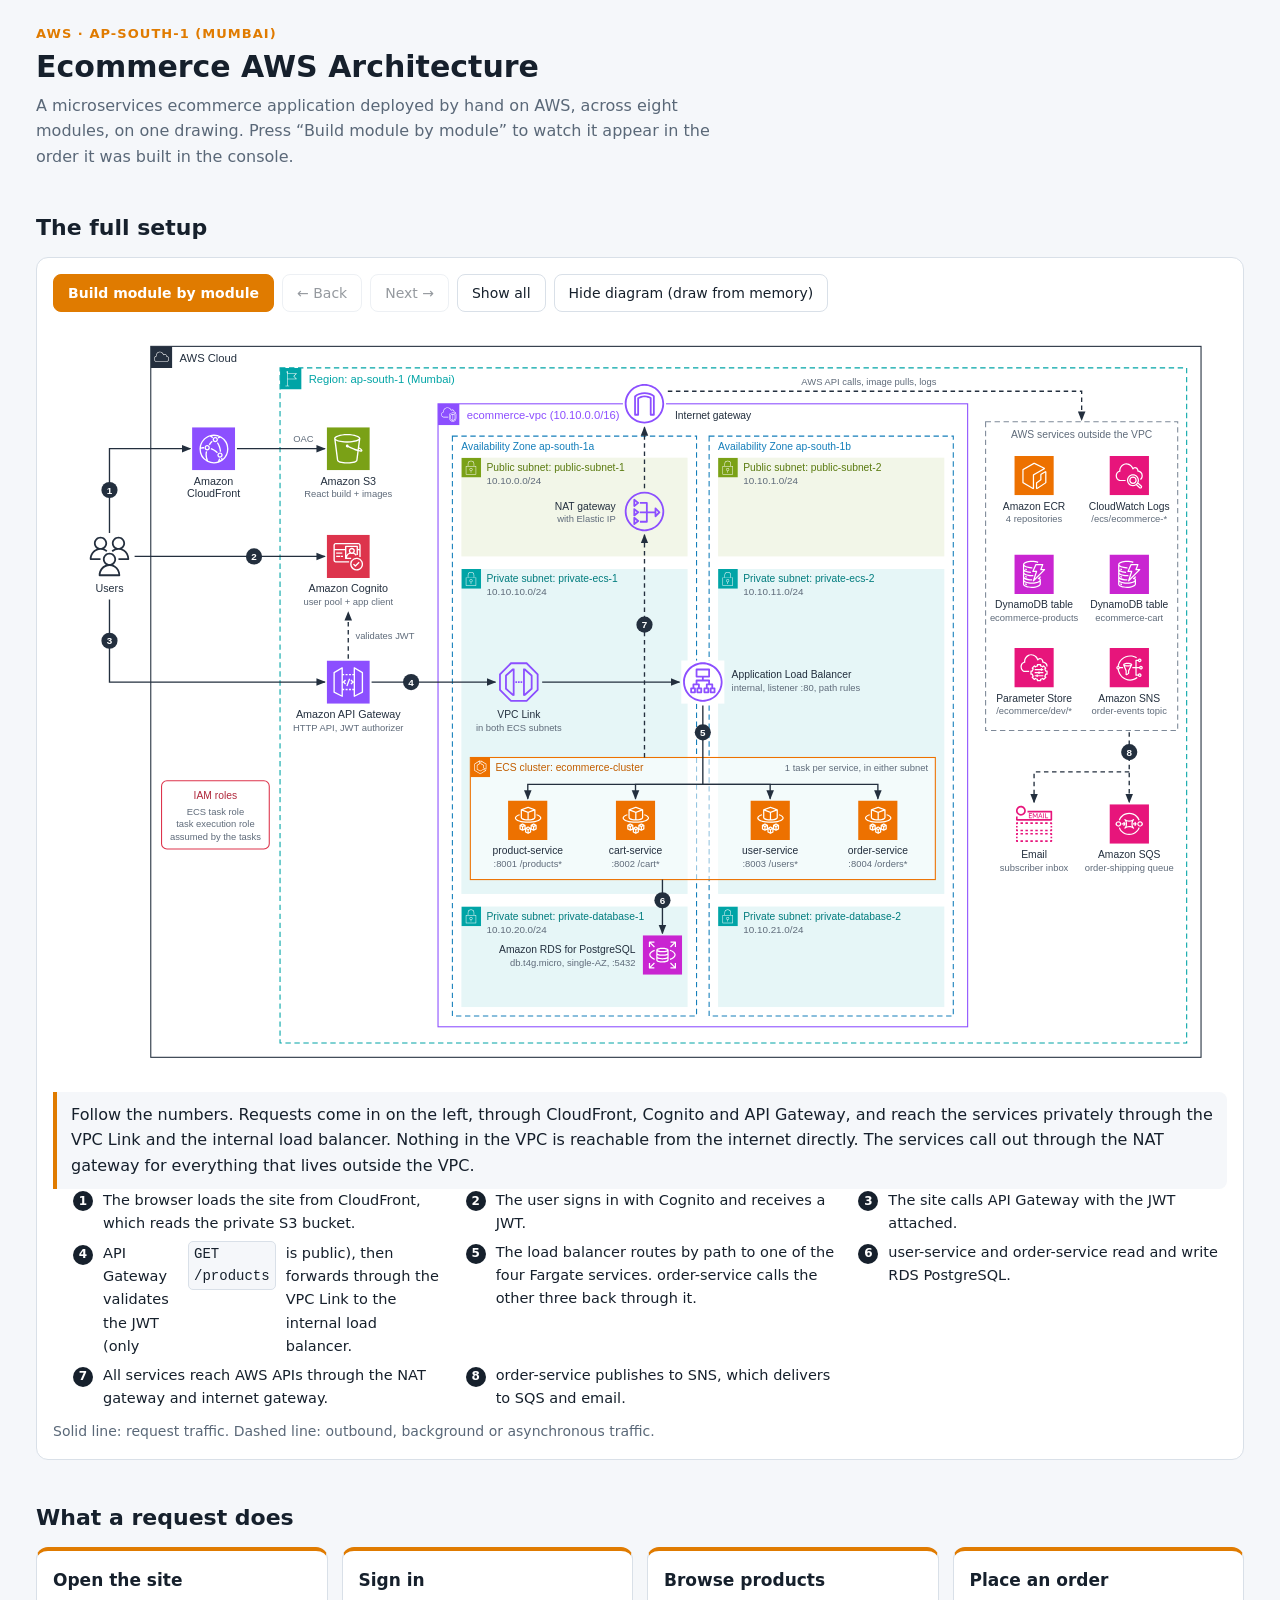
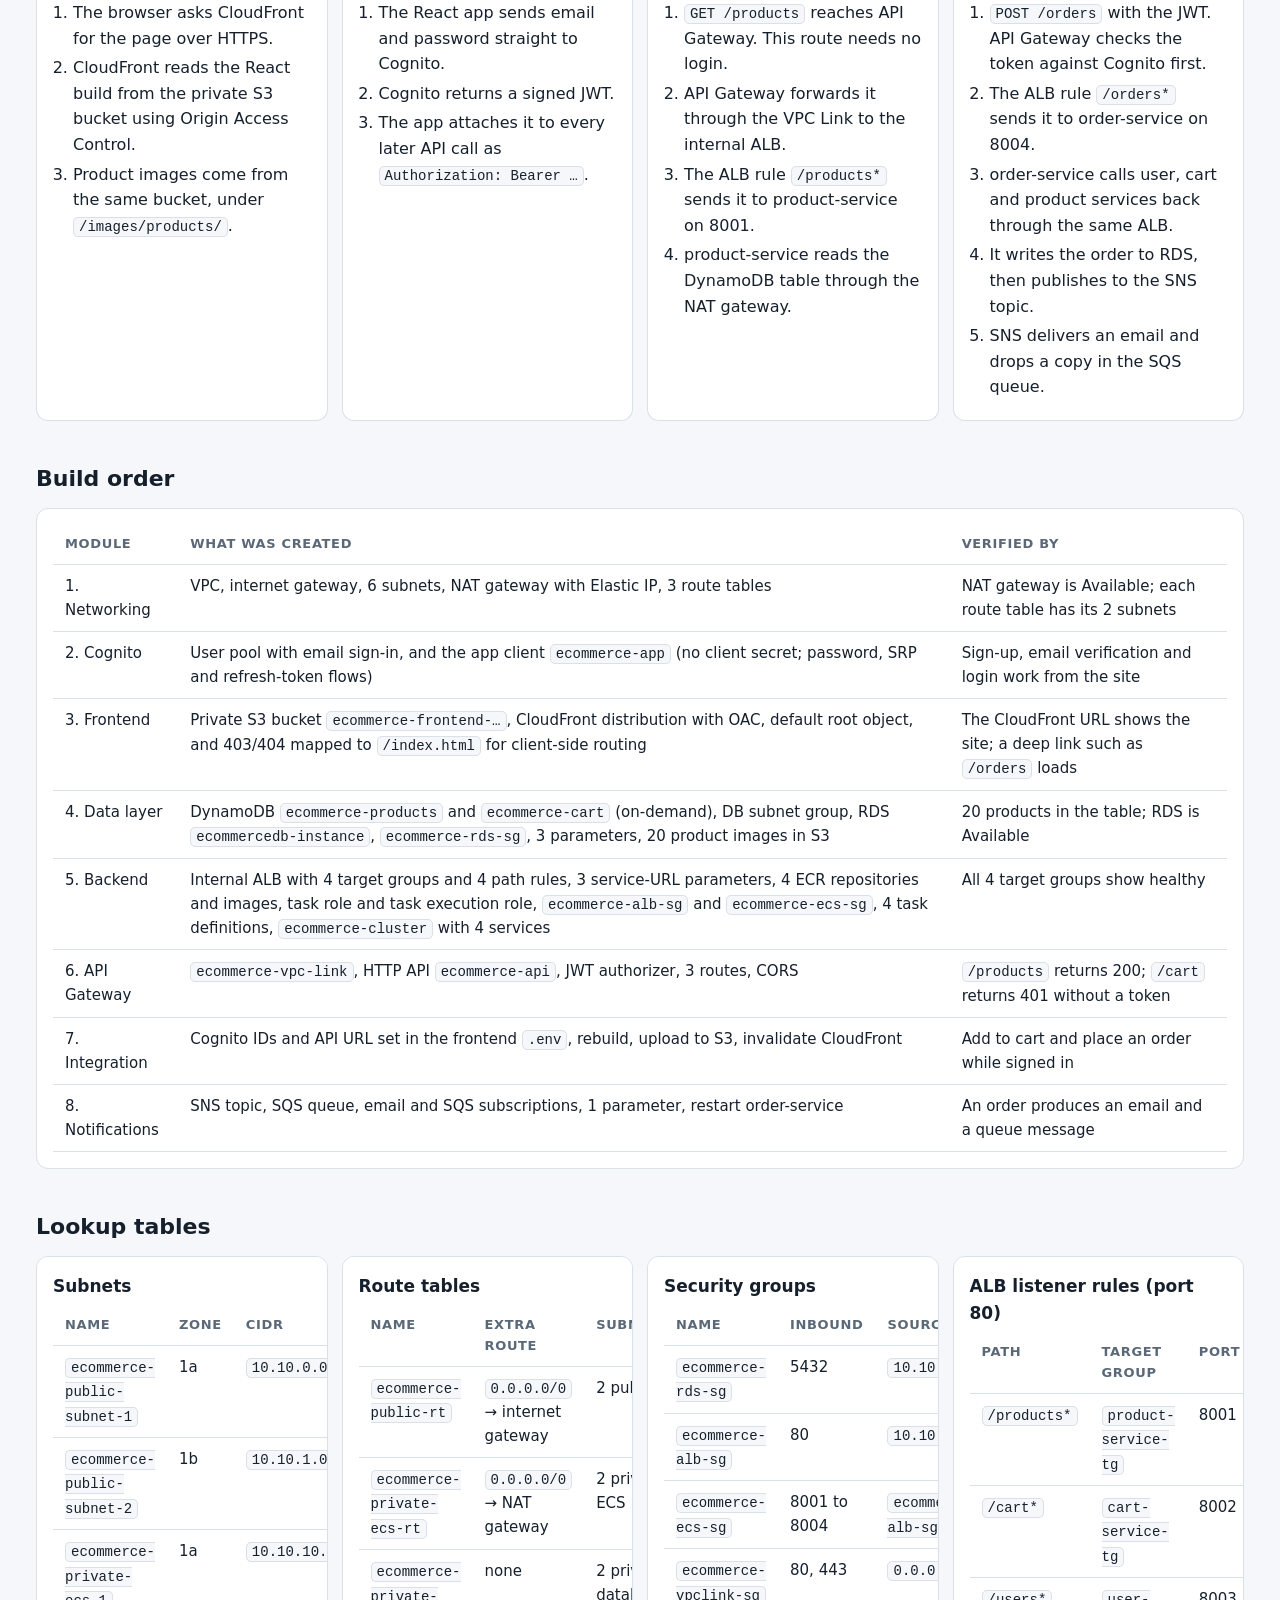
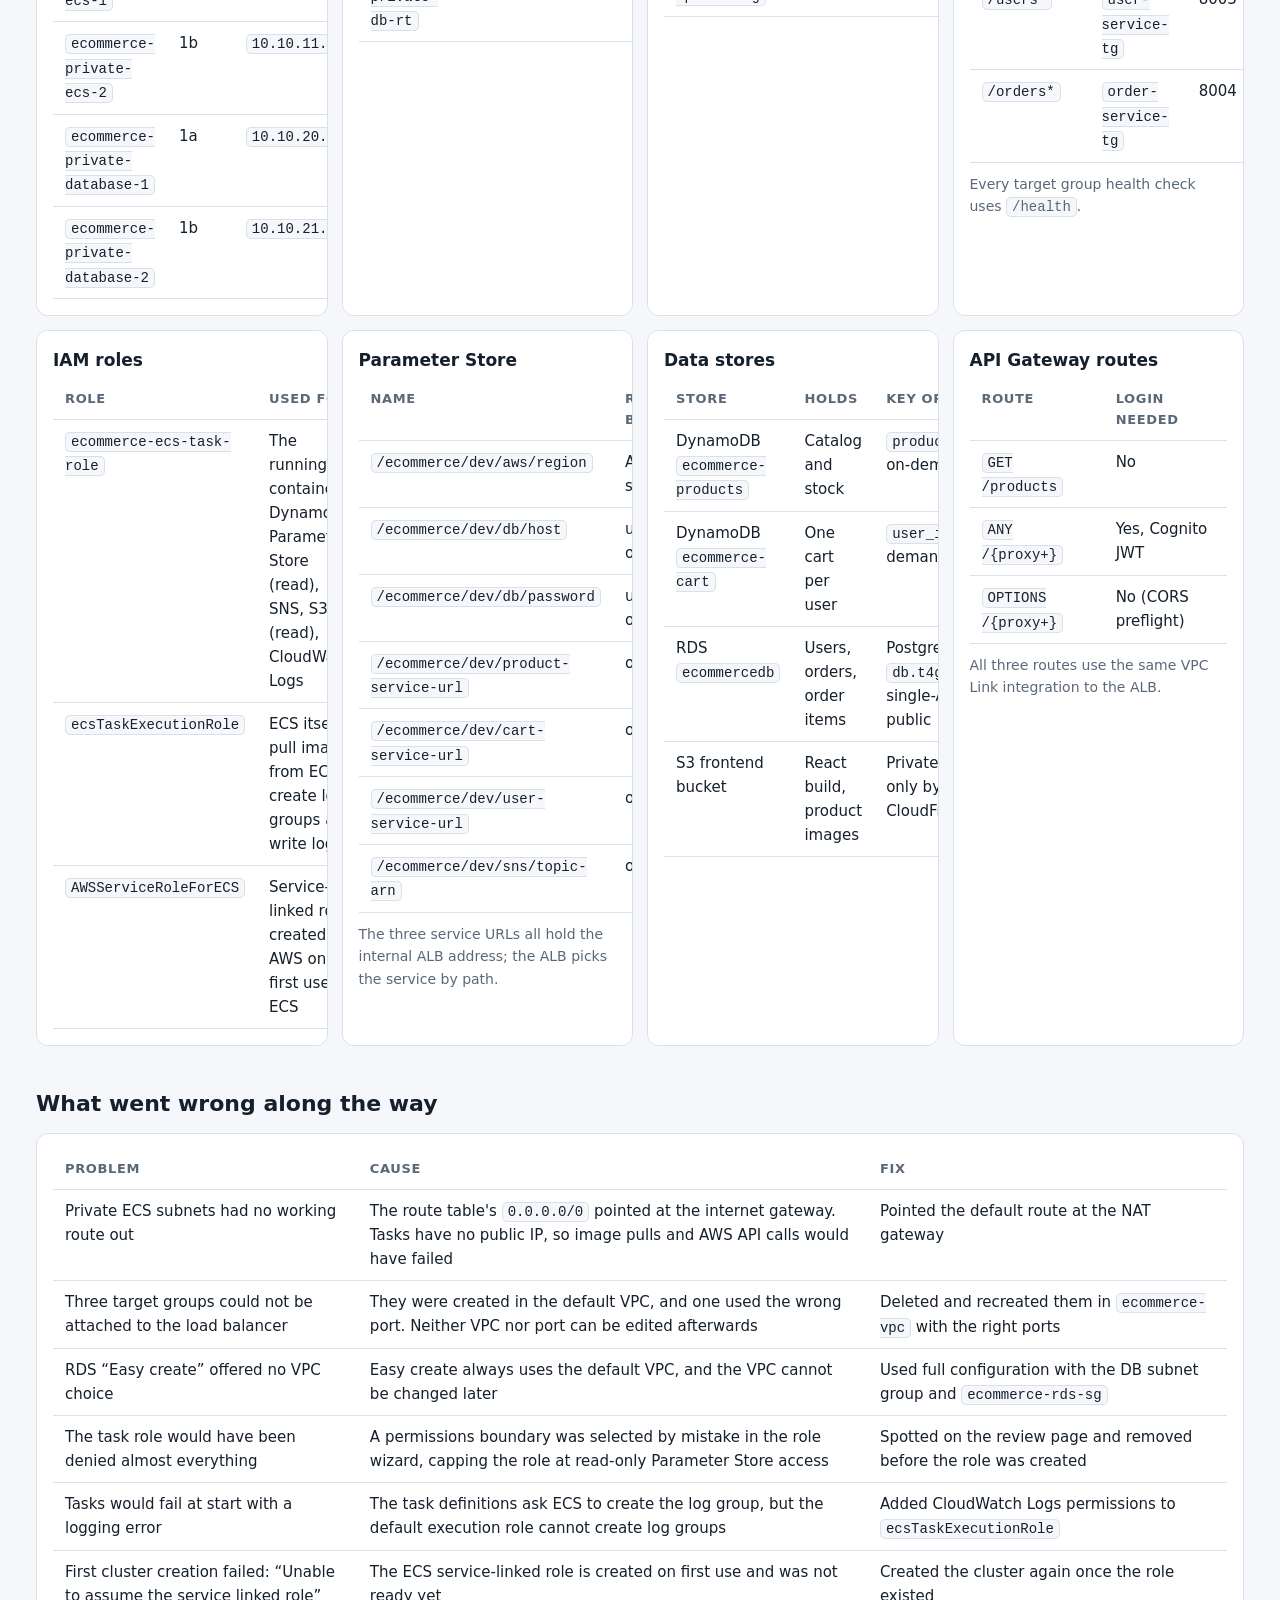
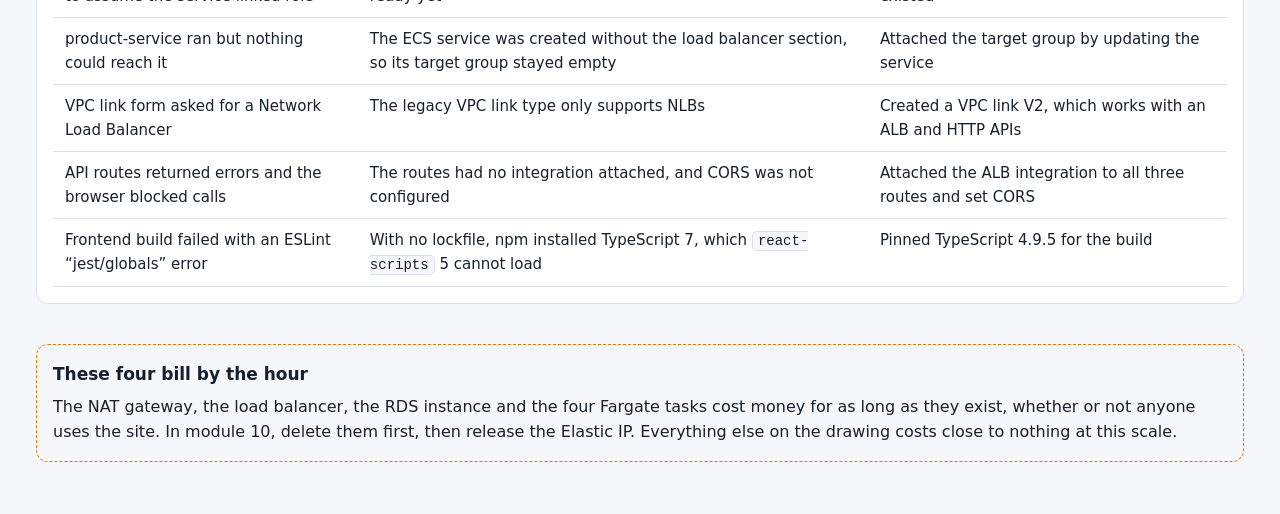
<file: deployment/architecture.html>
<!DOCTYPE html>
<meta charset="UTF-8">
<meta name="viewport" content="width=device-width, initial-scale=1">
<title>Ecommerce AWS Architecture</title>
<style>
  /* Layout: one large build-by-module diagram, then request traces and lookup tables. Tokens follow the 30-day AWS drawing plan. */
  :root {
    --bg: #f5f7fa; --card: #ffffff; --text: #16202c; --muted: #5a6878; --border: #d9e0e8;
    --orange: #e07b00; --region: #008a8c; --az: #1272b0; --dc: #3c4a5c;
    --region-fill: #e9f7f7; --cloud-fill: #ffffff;
    --vpc: #7a3ff2; --pub: #3f8a1c; --priv: #3b5bdb; --vpc-fill: #f8f5ff; --pub-fill: #e9f6e0; --priv-fill: #e8edfd;
    --db-fill: #e6f1fa; --bad: #c0362c;
  }
  @media (prefers-color-scheme: dark) {
    :root:not([data-theme="light"]) {
      --bg: #0f151c; --card: #18212c; --text: #e8eef5; --muted: #9aa8b8; --border: #2c3948;
      --orange: #ff9d2e; --region: #2cc5c7; --az: #55b0ee; --dc: #b7c4d3;
      --region-fill: #12292c; --cloud-fill: #141c26;
      --vpc: #b08cff; --pub: #7cc653; --priv: #8da2fb; --vpc-fill: #1b1930; --pub-fill: #1a2e15; --priv-fill: #1b2242;
      --db-fill: #142736; --bad: #ff7b72; color-scheme: dark;
    }
  }
  :root[data-theme="dark"] {
    --bg: #0f151c; --card: #18212c; --text: #e8eef5; --muted: #9aa8b8; --border: #2c3948;
    --orange: #ff9d2e; --region: #2cc5c7; --az: #55b0ee; --dc: #b7c4d3;
    --region-fill: #12292c; --cloud-fill: #141c26;
    --vpc: #b08cff; --pub: #7cc653; --priv: #8da2fb; --vpc-fill: #1b1930; --pub-fill: #1a2e15; --priv-fill: #1b2242;
    --db-fill: #142736; --bad: #ff7b72; color-scheme: dark;
  }
  * { box-sizing: border-box; }
  body { margin: 0; background: var(--bg); color: var(--text); font: 16px/1.6 system-ui, -apple-system, "Segoe UI", Roboto, sans-serif; }
  main { max-width: 1240px; margin: 0 auto; padding-block: 24px 64px; padding-inline: 16px; }
  header .tag { color: var(--orange); font-weight: 700; letter-spacing: .08em; text-transform: uppercase; font-size: 13px; }
  h1 { margin: 4px 0 8px; font-size: 30px; line-height: 1.2; text-wrap: balance; }
  h2 { margin: 40px 0 12px; font-size: 22px; }
  h3 { margin: 0 0 6px; font-size: 17px; }
  p { margin: 0 0 12px; }
  .lead { color: var(--muted); max-width: 720px; }
  .card { background: var(--card); border: 1px solid var(--border); border-radius: 12px; padding: 16px; min-width: 0; }
  .controls { display: flex; flex-wrap: wrap; gap: 8px; align-items: center; margin-bottom: 12px; }
  button { font: inherit; font-size: 14px; padding: 7px 14px; border-radius: 8px; border: 1px solid var(--border); background: var(--card); color: var(--text); cursor: pointer; }
  button:hover { border-color: var(--orange); }
  button:focus-visible { outline: 2px solid var(--orange); outline-offset: 2px; }
  button.primary { background: var(--orange); border-color: var(--orange); color: #fff; font-weight: 600; }
  button:disabled { opacity: .45; cursor: default; }
  .stepname { font-size: 14px; color: var(--muted); margin-left: 4px; }
  #caption { margin: 12px 0 0; padding: 10px 14px; border-left: 4px solid var(--orange); background: var(--bg); border-radius: 0 8px 8px 0; min-height: 48px; }
  .diagram-wrap { overflow-x: auto; background: #fff; border-radius: 8px; padding: 8px; }
  svg { display: block; width: 100%; min-width: 980px; height: auto; }
  svg text { font-family: "Amazon Ember", "Helvetica Neue", Arial, system-ui, sans-serif; fill: #232F3E; }
  svg text.mono, svg .mono text { font-family: ui-monospace, Menlo, Consolas, monospace; white-space: pre; }
  svg text.mut, svg .mut text { fill: #5F6B7A; }
  .hidden-step { display: none; }
  .practice svg { visibility: hidden; }
  .practice .diagram-wrap { background: repeating-linear-gradient(45deg, var(--card) 0 12px, var(--border) 12px 13px); }
  .flow { display: grid; grid-template-columns: repeat(auto-fit, minmax(300px, 1fr)); gap: 6px 24px; margin: 14px 0 0; padding: 0; list-style: none; counter-reset: f; font-size: 14.5px; }
  .flow li { counter-increment: f; display: flex; gap: 10px; align-items: baseline; margin: 0; }
  .flow li::before { content: counter(f); flex: none; width: 20px; height: 20px; border-radius: 50%; background: var(--text); color: var(--card); font-size: 12px; font-weight: 700; display: inline-flex; align-items: center; justify-content: center; }
  .linekey { margin: 10px 0 0; font-size: 14px; color: var(--muted); }
  .grid { display: grid; grid-template-columns: repeat(auto-fit, minmax(270px, 1fr)); gap: 14px; }
  .card.req { border-top: 4px solid var(--orange); }
  .card ol, .card ul { margin: 0; padding-left: 20px; } li { margin-bottom: 4px; }
  table { width: 100%; border-collapse: collapse; font-size: 15px; }
  th, td { text-align: left; padding: 9px 12px; border-bottom: 1px solid var(--border); vertical-align: top; }
  th { color: var(--muted); font-size: 13px; text-transform: uppercase; letter-spacing: .05em; }
  .table-wrap { overflow-x: auto; }
  code { background: var(--bg); border: 1px solid var(--border); border-radius: 5px; padding: 1px 5px; font-size: 14px; }
  .next { margin-top: 40px; padding: 16px; border-radius: 12px; border: 1px dashed var(--orange); }
</style>

<main>
  <header>
    <div class="tag">AWS · ap-south-1 (Mumbai)</div>
    <h1>Ecommerce AWS Architecture</h1>
    <p class="lead">A microservices ecommerce application deployed by hand on AWS, across eight modules, on one drawing. Press “Build module by module” to watch it appear in the order it was built in the console.</p>
  </header>

  <h2>The full setup</h2>
  <div class="card" id="diagramCard">
    <div class="controls">
      <button class="primary" id="btnBuild">Build module by module</button>
      <button id="btnPrev" disabled>← Back</button>
      <button id="btnNext" disabled>Next →</button>
      <button id="btnAll">Show all</button>
      <button id="btnPractice">Hide diagram (draw from memory)</button>
      <span class="stepname" id="stepName"></span>
    </div>
    <div class="diagram-wrap">
      <svg viewBox="0 0 1290 824" role="img" aria-label="Ecommerce architecture: users reach a React site through CloudFront and S3, sign in with Cognito, and call API Gateway, which goes through a VPC Link to an internal load balancer and four Fargate services in private subnets. The services use RDS PostgreSQL inside the VPC and reach DynamoDB, Parameter Store, ECR, CloudWatch and SNS through a NAT gateway. The Fargate tasks assume two IAM roles.">
        <defs>
          <marker id="arr" viewBox="0 0 10 10" refX="9" refY="5" markerWidth="7" markerHeight="7" orient="auto-start-reverse"><path d="M0 1 L10 5 L0 9 z" fill="#232F3E"/></marker>
          <!-- Official AWS Architecture Icons (aws-icons 3.3.0) -->
          <symbol id="i-cloudfront" viewBox="0 0 64 64"><g fill="none" fill-rule="evenodd"><path fill="#8c4fff" d="M0 0h64v64H0z"/><path fill="#fff" d="M41.5 43.5c-1.103 0-2-.897-2-2s.897-2 2-2 2 .897 2 2-.897 2-2 2m0-6c-2.206 0-4 1.794-4 4s1.794 4 4 4 4-1.794 4-4-1.794-4-4-4m-19-5c-1.103 0-2-.897-2-2s.897-2 2-2 2 .897 2 2-.897 2-2 2m0-6c-2.206 0-4 1.794-4 4s1.794 4 4 4 4-1.794 4-4-1.794-4-4-4m22.889 20.624a29 29 0 0 0-.704-1.533l-1.789.895c.274.549.524 1.113.76 1.679a19 19 0 0 1-2.628 1.575c.356-.875.666-1.765.946-2.728l-1.92-.558a25.2 25.2 0 0 1-1.87 4.679A19.2 19.2 0 0 1 32.5 52c-3.035 0-5.933-.686-8.629-2.024-1.368-3.361-2.033-6.442-2.033-9.417 0-1.292.225-2.363.484-3.603q.096-.455.192-.932l-1.963-.386q-.092.465-.186.907c-.271 1.293-.527 2.515-.527 4.014 0 2.515.436 5.085 1.316 7.795A19.46 19.46 0 0 1 13 32.5c0-.111.01-.227.012-.339a24 24 0 0 1 4.842-.59l-.05-1.999c-1.635.04-3.11.207-4.641.512.918-7.401 6.049-13.69 13.16-16.065 1.55.799 2.697 1.505 3.812 2.351l1.209-1.594a24 24 0 0 0-2.198-1.477A19.6 19.6 0 0 1 32.5 13c2.532 0 5.032.494 7.349 1.439a33 33 0 0 0-1.606.532l.68 1.881c1.393-.503 2.485-.812 3.648-1.031C48.399 19.341 52 25.667 52 32.5a19.36 19.36 0 0 1-6.611 14.624m-2.381-33.375A21.4 21.4 0 0 0 32.5 11c-2.108 0-4.176.301-6.143.895-8.634 2.569-14.789 10.335-15.312 19.301-.035.429-.045.866-.045 1.304a21.47 21.47 0 0 0 11.354 18.955A21.54 21.54 0 0 0 32.5 54a21.1 21.1 0 0 0 6.937-1.157 21 21 0 0 0 6.209-3.336C50.955 45.399 54 39.2 54 32.5a21.52 21.52 0 0 0-10.992-18.751m-4.624 23.662-1.381 1.447c-2.981-2.843-5.956-4.712-9.366-5.883l.65-1.892c3.692 1.268 6.901 3.279 10.097 6.328m.06-15.047c2.838 4.328 4.436 9.08 4.749 14.124l-1.996.124c-.292-4.693-1.78-9.117-4.425-13.152zm-11.993 4.433-1.678-1.089c1.543-2.376 2.866-3.95 4.563-5.43l1.314 1.508c-1.547 1.349-2.764 2.801-4.199 5.011M34.5 16.5c1.103 0 2 .897 2 2s-.897 2-2 2-2-.897-2-2 .897-2 2-2m0 6c2.206 0 4-1.794 4-4s-1.794-4-4-4-4 1.794-4 4 1.794 4 4 4"/></g></symbol>
          <symbol id="i-s3" viewBox="0 0 64 64"><g fill="none" fill-rule="evenodd"><path fill="#7aa116" d="M0 0h64v64H0z"/><path fill="#fff" d="m47.759 33.948.234-1.817c2.173 1.254 2.849 1.99 3.044 2.293-.324.061-1.205.085-3.278-.476M30.499 21c-10.374 0-17.117-2.512-17.5-4.304v-.185c.35-1.119 6.14-4.51 17.5-4.51 11.34 0 17.133 3.38 17.5 4.504v.111C47.725 18.446 40.962 21 30.5 21m15.319 12.362c-4.765-1.565-10.906-4.383-13.224-5.474a2.09 2.09 0 0 0-2.082-1.982A2.097 2.097 0 0 0 28.418 28c0 1.154.94 2.094 2.094 2.094.457 0 .877-.152 1.22-.4 2.4 1.128 8.887 4.104 13.826 5.686l-1.721 13.344C43.583 50.352 38.919 52 30.497 52c-8.425 0-13.092-1.648-13.342-3.249l-3.72-28.937C16.945 21.915 23.749 23 30.5 23c6.75 0 13.554-1.085 17.065-3.185zM50 16.5c0-3.069-8.34-6.5-19.5-6.5S11 13.431 11 16.5v.543l4.174 31.99C15.874 53.516 26.123 54 30.497 54c4.372 0 14.616-.484 15.32-4.993l1.684-13.06c1.277.332 2.31.51 3.115.508.99 0 1.657-.252 2.08-.758.35-.416.489-.94.389-1.476-.228-1.22-1.682-2.509-4.715-4.177l-.1-.055L50 17.044z"/></g></symbol>
          <symbol id="i-cognito" viewBox="0 0 64 64"><g fill="none" fill-rule="evenodd"><path fill="#dd344c" d="M0 0h64v64H0z"/><path fill="#fff" d="M48.385 21.006v-5.303c0-.922-.618-1.702-1.35-1.702H13.37c-.733 0-1.35.78-1.35 1.702v5.303h15.151v-4.002c0-.553.452-1.001 1.01-1.001h17.173c.558 0 1.01.448 1.01 1v4.003zm-4.04-3.002H29.193v12.384a8.6 8.6 0 0 1 4.533-3.985 4.42 4.42 0 0 1-.954-2.737c0-2.467 2.039-4.474 4.546-4.474 2.506 0 4.546 2.007 4.546 4.474a4.42 4.42 0 0 1-1.08 2.88 8.7 8.7 0 0 1 3.56 2.845zm-4.502 5.662c0-1.364-1.132-2.472-2.525-2.472s-2.525 1.108-2.525 2.472c0 .897.498 1.723 1.3 2.158a2.59 2.59 0 0 0 2.445-.001 2.46 2.46 0 0 0 1.305-2.157m8.543 9.349V23.008h-2.021v7.005h-1.713l-1.646.985a6.7 6.7 0 0 0-3.755-2.894 5.42 5.42 0 0 1-4.336 0 6.58 6.58 0 0 0-4.68 5.912h6.029v2.001h-8.082c-.558 0-1.01-.448-1.01-1v-12.01H12.02v14.31c0 .923.618 1.702 1.35 1.702h19.863v2.002H13.371c-1.859 0-3.371-1.662-3.371-3.703V15.703C10 13.66 11.512 12 13.37 12h33.665c1.858 0 3.37 1.661 3.37 3.703v17.312zm-5.08 13.979 5.626-5.574-1.429-1.415-4.912 4.866-2.115-2.095-1.429 1.415 2.83 2.803a1.014 1.014 0 0 0 1.428 0m2.011-11.031a7.58 7.58 0 0 1 5.833 4.057c.69 1.34.957 2.843.773 4.344a7.5 7.5 0 0 1-1.765 3.997 7.65 7.65 0 0 1-2.526 1.918 7.56 7.56 0 0 1-4.143.665 7.6 7.6 0 0 1-3.78-1.567 7.48 7.48 0 0 1-2.825-6.834 7.55 7.55 0 0 1 4.064-5.806 7.55 7.55 0 0 1 4.37-.774m3.181 16.124a9.7 9.7 0 0 0 3.196-2.426 9.5 9.5 0 0 0 2.235-5.056 9.46 9.46 0 0 0-.98-5.495 9.6 9.6 0 0 0-7.387-5.133 9.57 9.57 0 0 0-5.542.983 9.55 9.55 0 0 0-5.142 7.341c-.406 3.329.93 6.56 3.574 8.643A9.6 9.6 0 0 0 44.41 53c1.413 0 2.807-.31 4.088-.913M21.111 33.015h3.03v-2.002h-3.03zm-7.07 0h6.06v-2.002h-6.06zm0-5.004h9.09V26.01h-9.09z"/></g></symbol>
          <symbol id="i-apigw" viewBox="0 0 64 64"><path fill="#8c4fff" d="M0 0h64v64H0z"/><path fill="#fff" fill-rule="evenodd" d="M28 44h3v-2h-3zm5 0h3v-2h-3zm-5-22h3v-2h-3zm5 0h3v-2h-3zm-11-9.26-10 5.834v27.808l10 5zM24 20h2v2h-2v20h2v2h-2v9a1 1 0 0 1-1.447.895l-12-6A1 1 0 0 1 10 47V18a1 1 0 0 1 .496-.864l12-7A1.002 1.002 0 0 1 24 11zm28-1.426L42 12.74v38.641l10-5zM54 18v29c0 .379-.214.725-.553.895l-12 6a1 1 0 0 1-.972-.044A1 1 0 0 1 40 53v-9h-2v-2h2V22h-2v-2h2v-9a.998.998 0 0 1 1.504-.864l12 7A1 1 0 0 1 54 18m-19.061 9.342-1.878-.684-4 11 1.878.684zm4.768 5.365a1 1 0 0 0 0-1.414l-3-3-1.414 1.414L37.586 32l-2.293 2.293 1.414 1.414zm-12.414 3-3-3a1 1 0 0 1 0-1.414l3-3 1.414 1.414L26.414 32l2.293 2.293z" clip-rule="evenodd"/></symbol>
          <symbol id="i-fargate" viewBox="0 0 64 64"><g fill="none" fill-rule="evenodd"><path fill="#ed7100" d="M0 0h64v64H0z"/><path fill="#fff" d="M42.467 46.382v-3.764l1.994-1v3.764zm-3.987-4.764 1.994 1v3.764l-1.994-1zm-4.983 9.764v-3.764l1.993-1v3.764zm-3.987-4.764 1.993 1v3.764l-1.993-1zm-4.984-.236v-3.764l1.994-1v3.764zm-3.987-4.764 1.994 1v3.764l-1.994-1zm2.99-2.5 1.759.882-1.758.882L21.77 40zm8.971 5 1.758.882-1.758.882L30.742 45zm8.97-5L43.23 40l-1.759.882L39.712 40zm4.433-.012-3.987-2a.99.99 0 0 0-.891 0l-3.987 2a1 1 0 0 0-.551.894v3.882l-3.541-1.776a.99.99 0 0 0-.892 0l-3.54 1.776V40a1 1 0 0 0-.552-.894l-3.987-2a.99.99 0 0 0-.89 0l-3.988 2a1 1 0 0 0-.55.894v6c0 .379.212.725.55.895l3.987 2a1 1 0 0 0 .891 0l3.541-1.777V51c0 .379.214.725.552.895l3.986 2a1 1 0 0 0 .892 0l3.986-2c.338-.17.552-.516.552-.895v-3.882l3.54 1.777a1 1 0 0 0 .892 0l3.987-2c.338-.17.55-.516.55-.895v-6a1 1 0 0 0-.55-.894M54 28.09c0 5.103-11.077 7.856-21.5 7.856S11 33.193 11 28.09c0-2.461 2.68-4.616 7.547-6.067l.568 1.917c-3.776 1.126-6.122 2.716-6.122 4.15 0 2.764 8.343 5.856 19.507 5.856s19.507-3.092 19.507-5.856c0-1.434-2.346-3.024-6.122-4.15l.568-1.917C51.32 23.474 54 25.629 54 28.09M32.5 12.064 40.547 15 32.5 17.936 24.453 15zm8.868 16.584c-1.556.7-4.155 1.516-7.871 1.645V19.701l8.97-3.273v10.485c0 .754-.431 1.435-1.1 1.735m-18.835-1.735V16.428l8.97 3.273v10.592c-3.716-.129-6.315-.945-7.87-1.645-.669-.3-1.1-.981-1.1-1.735m.283 3.56c1.87.842 5.07 1.846 9.684 1.846 4.615 0 7.813-1.004 9.684-1.846 1.383-.622 2.277-2.019 2.277-3.56V15a1 1 0 0 0-.656-.94l-10.964-4a1 1 0 0 0-.682 0l-10.964 4a1 1 0 0 0-.656.94v11.913c0 1.541.894 2.938 2.277 3.56"/></g></symbol>
          <symbol id="i-ecs" viewBox="0 0 64 64"><g fill="none" fill-rule="evenodd"><path fill="#ed7100" d="M0 0h64v64H0z"/><path fill="#fff" d="m50 36.382-6-3V25a1 1 0 0 0-.515-.874L35 19.412V12.75l15 8.822zm1.507-16.244-17-10a1.001 1.001 0 0 0-1.507.863v9c0 .362.197.697.515.873L42 25.588V34c0 .38.214.725.553.895l8 4a1 1 0 0 0 .972-.044c.295-.183.475-.504.475-.85V21c0-.355-.188-.683-.493-.863M32 51.828 15 41.439V21.554l14-8.75v6.642l-7.53 4.706A1 1 0 0 0 21 25v13a1 1 0 0 0 .485.857l10 6a1 1 0 0 0 .994.021l10.509-5.732 5.047 2.883zm18.496-10.696-7-4a1 1 0 0 0-.975-.01l-10.498 5.726L23 37.434v-11.88l7.53-4.706A1 1 0 0 0 31 20v-9a1 1 0 0 0-1.53-.847l-16 10A1 1 0 0 0 13 21v21c0 .348.182.671.479.854l18 11a1 1 0 0 0 1.042 0l18-11a1 1 0 0 0-.025-1.722"/></g></symbol>
          <symbol id="i-ecr" viewBox="0 0 64 64"><g fill="none" fill-rule="evenodd"><path fill="#ed7100" d="M0 0h64v64H0z"/><path fill="#fff" d="M30.726 29.922c-.447.26-.726.745-.726 1.263v20.35l-15-8.677V23.01l17.172-9.933 14.916 7.38zm18.978-9.502c0-.518-.278-1-.783-1.288l-16.042-7.936a1.45 1.45 0 0 0-1.451-.002l-17.699 10.24c-.449.259-.729.743-.729 1.263v20.476c0 .518.279 1.001.728 1.262l16.088 9.306a1.45 1.45 0 0 0 1.456.001c.449-.259.728-.743.728-1.263v-20.98l16.978-9.821c.448-.259.726-.74.726-1.258M50 42.941l-12.996 8.592V44.41l6.599-4.994c.25-.19.397-.486.397-.8V30.48l6-3.474zm1.273-18.142a1.45 1.45 0 0 0-1.456 0l-6.938 4.014c-.24.13-.879.475-.879 1.217v8.087l-6.337 4.796a1.47 1.47 0 0 0-.659 1.221v8.412c0 .52.28 1.004.729 1.264.218.125.462.19.712.19.264 0 .537-.072.794-.222l14.036-9.28c.447-.26.725-.744.725-1.262V26.063c0-.52-.279-1.004-.727-1.264"/></g></symbol>
          <symbol id="i-rds" viewBox="0 0 64 64"><g fill="none" fill-rule="evenodd"><path fill="#c925d1" d="M0 0h64v64H0z"/><path fill="#fff" d="M54 11v8h-2v-5.586l-6.293 6.293-1.414-1.414L50.586 12h-5.461v-2H53a1 1 0 0 1 1 1m-42 7.875h-2V11a1 1 0 0 1 1-1h8v2h-5.586l6.293 6.293-1.414 1.414L12 13.414zm7.707 26.832L13.414 52h5.461v2H11a1 1 0 0 1-1-1v-8h2v5.586l6.293-6.293zM51.5 31.781c0-2.429-2.866-4.849-7.667-6.474l.641-1.894c5.736 1.941 9.026 4.991 9.026 8.368s-3.29 6.427-9.026 8.369l-.641-1.895c4.801-1.624 7.667-4.045 7.667-6.474m-38.957 0c0 2.324 2.681 4.679 7.172 6.3l-.68 1.88c-5.396-1.947-8.492-4.928-8.492-8.18s3.096-6.233 8.492-8.18l.68 1.881c-4.491 1.621-7.172 3.976-7.172 6.299M52 45.125h2V53a1 1 0 0 1-1 1h-8v-2h5.586l-6.293-6.293 1.414-1.414L52 50.586zM32.022 31.402c-5.023 0-7.896-1.343-8.022-1.919v-3.226c2.159 1.009 5.609 1.336 8 1.336s5.841-.327 8-1.336v3.226c-.106.574-2.949 1.919-7.978 1.919m0 5.728c-5.023 0-7.896-1.344-8.022-1.92v-3.254c1.953.981 5.055 1.446 8.022 1.446 2.951 0 6.033-.464 7.978-1.442v3.25c-.106.575-2.948 1.92-7.978 1.92M32 42.268c-5.05 0-7.896-1.351-8-1.922v-2.663c1.953.982 5.055 1.447 8.022 1.447 2.951 0 6.033-.464 7.978-1.443v2.655c-.104.575-2.95 1.926-8 1.926m0-20.075c4.971 0 7.642 1.177 7.982 1.701-.34.523-3.011 1.699-7.982 1.699-5.091 0-7.767-1.232-8-1.644v-.019c.233-.504 2.909-1.737 8-1.737m0-2c-3.714 0-10 .78-10 3.701v16.452c0 2.695 5.184 3.922 10 3.922s10-1.227 10-3.922V23.894c0-2.921-6.286-3.701-10-3.701"/></g></symbol>
          <symbol id="i-dynamodb" viewBox="0 0 64 64"><g fill="none" fill-rule="evenodd"><path fill="#c925d1" d="M0 0h64v64H0z"/><path fill="#fff" d="M46.586 25.25H43a1 1 0 0 1-.822-.435 1.02 1.02 0 0 1-.114-.931l2.493-6.722h-8.913l-4.091 9.098H36c.32 0 .623.156.812.42.187.264.239.602.136.91l-3.66 11.101zm3.12-.297L31.709 43.15a.99.99 0 0 1-1.232.146 1.014 1.014 0 0 1-.423-1.18l4.56-13.833H30a1 1 0 0 1-.841-.463 1.02 1.02 0 0 1-.07-.966l5-11.12a1 1 0 0 1 .91-.593h11c.329 0 .636.163.823.435.187.273.23.62.115.931l-2.494 6.721H49a1 1 0 0 1 .924.624c.155.378.069.813-.217 1.102M41.002 44.22c-2.71 1.886-7.687 2.882-12.468 2.882-4.816 0-9.837-1.01-12.533-2.924l.001 3.816c0 1.664 4.768 3.984 12.532 3.984 7.495 0 12.468-2.702 12.468-4.49zm2.064-3.27c0 .187-.032.367-.064.546v5.993C43 51.079 36.51 54 28.533 54c-6.903 0-13.871-1.89-14.473-5.5h-.059L14 43.445V16.151h.001c0-3.996 7.487-6.151 14.532-6.151 3.94 0 7.73.64 10.397 1.756l-.766 1.868c-2.432-1.019-5.943-1.602-9.631-1.602-7.764 0-12.532 2.405-12.532 4.13 0 1.724 4.768 4.129 12.532 4.129.195 0 .399 0 .596-.007l.078 2.02c-.225.009-.45.009-.674.009-4.817 0-9.837-1.01-12.533-2.924v4.358h.001v.017c.005.53.489 1.143 1.364 1.72 1.982 1.288 5.55 2.168 9.539 2.351l-.091 2.02c-4.126-.19-7.75-1.069-10.086-2.416-.31.298-.726 1.056-.726 1.467 0 1.724 4.768 4.129 12.532 4.129.738 0 1.465-.025 2.162-.075l.14 2.017c-.743.054-1.518.08-2.302.08-4.817 0-9.837-1.009-12.533-2.924v3.67h.001c.005.547.489 1.16 1.364 1.737 2.268 1.474 6.549 2.393 11.168 2.393h.33v2.022h-.33c-4.778 0-9.86-1.008-12.532-2.543-.322.298 0 1.01 0 1.548 0 1.725 4.768 4.13 12.532 4.13s12.532-2.405 12.532-4.13c0-.61-.6-1.174-1.092-1.538-.41.247-.86.483-1.372.7l-.768-1.868c.53-.223.99-.463 1.364-.711 1.1-.734 1.804-1.779 1.804-2.175h2c0 .94-.621 1.947-1.417 2.775 1.192 1.04 1.48 2.078 1.48 2.817M17.142 48.39c.791.408 1.716.772 2.752 1.08l.564-1.94a14 14 0 0 1-2.406-.94zm2.752-11.05.564-1.94c-.916-.272-1.726-.589-2.406-.94l-.91 1.799c.791.41 1.716.772 2.752 1.08m-2.752-13.21.91-1.801c.68.352 1.49.668 2.406.94l-.564 1.94a16 16 0 0 1-2.752-1.08"/></g></symbol>
          <symbol id="i-sns" viewBox="0 0 64 64"><g fill="none" fill-rule="evenodd"><path fill="#e7157b" d="M0 0h64v64H0z"/><path fill="#fff" d="M14 31a1.001 1.001 0 0 1 0 2 1.001 1.001 0 0 1 0-2m19.396 20c-8.888 0-16.574-6.919-18.244-16.232A3 3 0 0 0 16.815 33H22v-2h-5.185a3 3 0 0 0-1.66-1.768C16.776 20.49 24.451 14 33.396 14c4.191 0 7.192.844 10.033 2.821l1.142-1.642C41.411 12.98 37.965 12 33.396 12c-10.002 0-18.57 7.322-20.255 17.14A2.99 2.99 0 0 0 11 32c0 1.353.906 2.486 2.139 2.859C14.88 45.248 23.456 53 33.396 53c4.232 0 8.333-1.409 12.189-4.189l-1.17-1.622C40.907 49.718 37.199 51 33.396 51m-8.334-21.541c1.395.378 3.029.541 4.372.541 1.282 0 2.826-.145 4.184-.474l-3.513 7.027A1 1 0 0 0 30 37v3.501a26 26 0 0 0-.399.331c-.394.33-1.169.981-1.601 1.142V37q0-.192-.071-.372zM29.434 26c2.599 0 4.581.566 5.335 1-.754.434-2.736 1-5.335 1-2.695 0-4.533-.601-5.216-1 .683-.399 2.521-1 5.216-1M27 44h1q.065 0 .128-.008c.966-.125 1.918-.924 2.758-1.628.259-.217.486-.412.66-.526.283-.185.454-.5.454-.838v-3.764l4.592-9.183c.258-.308.408-.657.408-1.053 0-2.201-4.525-3-7.566-3-2.989 0-7.434.799-7.434 3 0 .317.101.601.268.862L26 37.192V43a1 1 0 0 0 1 1m22-1a1.001 1.001 0 0 1 0 2 1.001 1.001 0 0 1 0-2m0-24a1.001 1.001 0 0 1 0 2 1.001 1.001 0 0 1 0-2m2 12a1.001 1.001 0 0 1 0 2 1.001 1.001 0 0 1 0-2m-7 2h4.185A2.99 2.99 0 0 0 51 35c1.654 0 3-1.346 3-3s-1.346-3-3-3a2.99 2.99 0 0 0-2.815 2H44V21h2.185A2.99 2.99 0 0 0 49 23c1.654 0 3-1.346 3-3s-1.346-3-3-3a2.99 2.99 0 0 0-2.815 2H43a1 1 0 0 0-1 1v11h-5v2h5v11a1 1 0 0 0 1 1h3.185A2.99 2.99 0 0 0 49 47c1.654 0 3-1.346 3-3s-1.346-3-3-3a2.99 2.99 0 0 0-2.815 2H44z"/></g></symbol>
          <symbol id="i-sqs" viewBox="0 0 64 64"><g fill="none" fill-rule="evenodd"><path fill="#e7157b" d="M0 0h64v64H0z"/><path fill="#fff" d="m23.847 35.514 1.999-2.95a.98.98 0 0 0 .002-1.096l-2-2.976-1.665 1.092.96 1.429h-3.127v1.975h3.136l-.967 1.427zm17.996-.002 2-2.964a.98.98 0 0 0 0-1.096l-2-2.962-1.664 1.095.964 1.429h-3.131v1.975h3.13l-.963 1.427zM28.494 32c0 1.485-.232 2.896-.667 4.154a13.4 13.4 0 0 1 4.188-.654c1.44 0 2.879.218 4.188.654-.434-1.258-.667-2.669-.667-4.154 0-1.483.233-2.894.667-4.152-2.62.872-5.755.872-8.376 0 .435 1.258.667 2.669.667 4.152m-4.19 7.62a.98.98 0 0 1 0-1.397c1.372-1.356 2.19-3.682 2.19-6.223 0-2.539-.818-4.865-2.19-6.221a.98.98 0 0 1 0-1.397 1.007 1.007 0 0 1 1.413 0c2.942 2.907 9.654 2.907 12.597 0a1.007 1.007 0 0 1 1.414 0 .98.98 0 0 1 0 1.397c-1.373 1.356-2.193 3.682-2.193 6.221s.82 4.867 2.193 6.223a.98.98 0 0 1 0 1.397 1 1 0 0 1-.707.29 1 1 0 0 1-.707-.29c-2.943-2.907-9.655-2.907-12.597 0a1.007 1.007 0 0 1-1.414 0m26.969-9.357a2.5 2.5 0 0 0-1.764-.722 2.5 2.5 0 0 0-1.763.722 2.43 2.43 0 0 0-.731 1.741c0 .66.26 1.278.73 1.743a2.52 2.52 0 0 0 3.528 0 2.446 2.446 0 0 0 0-3.484m1.413 4.88a4.5 4.5 0 0 1-3.177 1.3 4.5 4.5 0 0 1-3.177-1.3 4.38 4.38 0 0 1-1.317-3.139c0-1.185.468-2.3 1.317-3.139a4.5 4.5 0 0 1 3.177-1.3c1.2 0 2.329.462 3.177 1.301a4.406 4.406 0 0 1 0 6.277M16.254 30.28a2.5 2.5 0 0 0-1.762-.721c-.667 0-1.293.256-1.765.72a2.447 2.447 0 0 0 0 3.486c.942.929 2.586.93 3.527 0a2.447 2.447 0 0 0 0-3.485m1.414 4.881a4.5 4.5 0 0 1-3.176 1.3 4.5 4.5 0 0 1-3.178-1.3 4.407 4.407 0 0 1 0-6.278 4.5 4.5 0 0 1 3.178-1.3c1.2 0 2.328.462 3.176 1.3a4.407 4.407 0 0 1 0 6.278m25.763 8.175c-6.329 6.253-16.627 6.253-22.956 0-1.634-1.614-2.651-3.275-3.513-5.732l-1.89.647c.968 2.762 2.125 4.64 3.99 6.481C22.616 48.245 27.284 50 31.952 50c4.67 0 9.338-1.755 12.892-5.268 1.989-1.964 3.22-3.904 4.111-6.485l-1.891-.64c-.788 2.279-1.874 3.991-3.633 5.729M16.96 26.399l-1.887-.649c.96-2.728 2.153-4.667 3.993-6.484 7.105-7.021 18.667-7.021 25.772 0 1.943 1.919 3.211 3.919 4.114 6.484l-1.887.649c-.81-2.3-1.899-4.016-3.64-5.737-6.327-6.25-16.62-6.25-22.946 0-1.633 1.614-2.653 3.277-3.519 5.737"/></g></symbol>
          <symbol id="i-ssm" viewBox="0 0 64 64"><g fill="none" fill-rule="evenodd"><path fill="#e7157b" d="M0 0h64v64H0z"/><path fill="#fff" d="M38 43.999h9v2h-9v1h-2v-1h-3v-2h3v-1h2zm3-5h6v2h-6v1h-2v-1h-6v-2h6v-1h2zm4-5.001h2v2h-2v1h-2v-1H33v-2h10v-1h2zm-28 3h7v2h-7c-.821 0-1.751 0-2.687-.597C12.703 37.383 10 34.997 10 30.477c0-5.358 3.545-7.408 5.73-8.16l-.032-.543c-.002-4.506 2.973-9.114 6.918-10.778 4.613-1.961 9.502-.99 13.076 2.6 1.046 1.047 1.916 2.311 2.597 3.768a5.46 5.46 0 0 1 4.981-.83c2.257.742 3.679 2.789 3.894 5.55C51.701 23.105 54 25.766 54 29.996h-2c0-4.541-3.422-5.66-5.996-6.105a1 1 0 0 1-.813-1.169c-.028-2.205-.952-3.765-2.545-4.288-1.424-.47-2.997.049-3.908 1.288a1.002 1.002 0 0 1-1.748-.258c-.636-1.79-1.549-3.29-2.715-4.457-1.428-1.436-5.348-4.523-10.879-2.17-3.197 1.348-5.7 5.248-5.7 8.877l.077 1.272a1 1 0 0 1-.752 1.03c-1.875.476-5.021 1.95-5.021 6.46 0 3.383 1.841 5.259 3.385 6.236.427.272.869.285 1.615.285m35 4.525-1.101-.063a1.02 1.02 0 0 0-1.032.78 10 10 0 0 1-1.305 3.153 1 1 0 0 0 .179 1.28l.822.733-2.156 2.156-.729-.817a1 1 0 0 0-1.281-.18 10 10 0 0 1-3.157 1.309 1 1 0 0 0-.777 1.033L41.525 52h-3.05l.062-1.095a1 1 0 0 0-.777-1.032 10 10 0 0 1-3.155-1.31.996.996 0 0 0-1.28.18l-.732.82-2.156-2.157.82-.73c.364-.326.44-.868.18-1.281a10 10 0 0 1-1.306-3.155 1.02 1.02 0 0 0-1.032-.78L28 41.523v-3.05l1.103.063c.446.024.924-.3 1.032-.777a10 10 0 0 1 1.307-3.15 1 1 0 0 0-.179-1.28l-.826-.739 2.157-2.156.736.825a1 1 0 0 0 1.279.18 10 10 0 0 1 3.151-1.304 1 1 0 0 0 .777-1.032l-.062-1.106h3.05l-.062 1.107a1 1 0 0 0 .777 1.033c1.117.252 2.177.692 3.148 1.304a1 1 0 0 0 1.28-.18l.738-.827 2.157 2.156-.824.737a1 1 0 0 0-.179 1.28 10 10 0 0 1 1.306 3.151 1.02 1.02 0 0 0 1.032.778L52 38.473zm.943-5.107-1.343.077a12 12 0 0 0-.919-2.218l1.005-.896a1 1 0 0 0 .041-1.454l-3.655-3.654a.97.97 0 0 0-.735-.293 1 1 0 0 0-.718.334l-.899 1.009a12 12 0 0 0-2.214-.918l.076-1.35a1 1 0 0 0-.998-1.056h-5.168a1 1 0 0 0-.998 1.057l.076 1.347c-.767.23-1.509.538-2.216.917l-.897-1.006a1 1 0 0 0-.718-.334.99.99 0 0 0-.735.293l-3.655 3.654a1.002 1.002 0 0 0 .041 1.453l1.007.899q-.572 1.064-.92 2.216l-1.344-.077a1.002 1.002 0 0 0-1.057 1v5.166a1 1 0 0 0 1.057.999l1.339-.077c.232.77.539 1.514.919 2.222l-1.001.892a1.004 1.004 0 0 0-.041 1.454l3.655 3.655a.998.998 0 0 0 1.453-.042l.892-1q1.066.572 2.221.92l-.076 1.338A1 1 0 0 0 37.416 54h5.168a1 1 0 0 0 .998-1.057l-.076-1.335c.77-.232 1.514-.54 2.223-.921l.89.998c.183.205.443.326.718.334.24.012.541-.098.735-.292l3.655-3.655a1 1 0 0 0-.041-1.453l-1.003-.895c.38-.708.687-1.451.919-2.22l1.341.077a1.002 1.002 0 0 0 1.057-1v-5.166a1 1 0 0 0-1.057-1"/></g></symbol>
          <symbol id="i-cw" viewBox="0 0 64 64"><g fill="none" fill-rule="evenodd"><path fill="#e7157b" d="M0 0h64v64H0z"/><path fill="#fff" d="M42.184 39.381a4.095 4.095 0 0 0-8.189 0 4.095 4.095 0 0 0 8.189 0m2 0c0 3.353-2.734 6.081-6.095 6.081s-6.094-2.728-6.094-6.08c0-3.354 2.734-6.082 6.094-6.082s6.095 2.728 6.095 6.081m6.559 10.235-4.897-4.4a10 10 0 0 1-1.061 1.19l4.886 4.397a.806.806 0 0 0 1.131-.059.8.8 0 0 0-.059-1.128m-12.654-2.524c4.262 0 7.729-3.46 7.729-7.71 0-4.252-3.467-7.711-7.729-7.711-4.26 0-7.727 3.459-7.727 7.71s3.467 7.71 7.727 7.71m13.992 1.042a2.796 2.796 0 0 1 .207 3.946c-.553.61-1.317.92-2.083.92a2.8 2.8 0 0 1-1.872-.713l-5.161-4.646a9.67 9.67 0 0 1-5.083 1.446c-5.364 0-9.727-4.354-9.727-9.706s4.363-9.706 9.727-9.706c5.365 0 9.729 4.354 9.729 9.706a9.6 9.6 0 0 1-.921 4.095zM17.697 23.538c0 .401.023.8.07 1.185a.997.997 0 0 1-.806 1.101C15.084 26.308 12 27.772 12 32.157c0 3.323 1.836 5.157 3.377 6.11.672.423 1.263.638 1.761.643h8.989v1.996h-9c-.884-.01-1.827-.329-2.81-.947C12.708 38.964 10 36.62 10 32.157c0-5.27 3.526-7.293 5.71-8.04a14 14 0 0 1-.013-.579c0-4.378 2.976-8.916 6.924-10.56 4.611-1.927 9.498-.971 13.066 2.556 1.047 1.033 1.917 2.274 2.598 3.702a5.3 5.3 0 0 1 3.174-1.061c2.415 0 5.128 1.793 5.663 5.715C50.58 24.722 54 27.278 54 32.217c0 2.89-1.136 5.24-3.287 6.792l-1.172-1.616C51.173 36.214 52 34.473 52 32.217c0-4.978-4.189-6.217-5.99-6.519a.996.996 0 0 1-.824-1.127c-.255-3.04-2.045-4.401-3.727-4.401-1.057 0-2.05.516-2.725 1.416a.999.999 0 0 1-1.741-.26c-.634-1.752-1.547-3.223-2.712-4.375-1.43-1.411-5.348-4.444-10.89-2.132-3.193 1.33-5.694 5.16-5.694 8.72"/></g></symbol>
          <symbol id="i-alb" viewBox="0 0 48 48"><path fill="#8c4fff" fill-rule="evenodd" d="M33.69 34.375h2.345V32H33.69zm-6.939 0h2.375V32h-2.375zm-7.875 0h2.375V32h-2.375zm-6.91 0h2.285V32h-2.285zm6.035-17.5h12V11h-12zM37.035 30h-1.534v-3.375a1 1 0 0 0-1-1h-2.5V22.25a1 1 0 0 0-1-1h-6v-2.375h6a1 1 0 0 0 1-1V10a1 1 0 0 0-1-1h-14a1 1 0 0 0-1 1v7.875a1 1 0 0 0 1 1h6v2.375h-6a1 1 0 0 0-1 1v3.375h-2.5a1 1 0 0 0-1 1V30h-1.536a1 1 0 0 0-1 1v4.375a1 1 0 0 0 1 1h4.286a1 1 0 0 0 1-1V31a1 1 0 0 0-1-1h-.75v-2.375h4.125V30h-.75a1 1 0 0 0-1 1v4.375a1 1 0 0 0 1 1h4.375a1 1 0 0 0 1-1V31a1 1 0 0 0-1-1h-1.625v-3.375a1 1 0 0 0-1-1h-1.625V23.25h12v2.375h-1.625a1 1 0 0 0-1 1V30h-1.625a1 1 0 0 0-1 1v4.375a1 1 0 0 0 1 1h4.375a1 1 0 0 0 1-1V31a1 1 0 0 0-1-1h-.75v-2.375h4.125V30h-.811a1 1 0 0 0-1 1v4.375a1 1 0 0 0 1 1h4.345a1 1 0 0 0 1-1V31a1 1 0 0 0-1-1M24.001 44C12.972 44 4 35.028 4 24S12.972 4 24.001 4c11.028 0 20 8.972 20 20s-8.972 20-20 20m0-42C11.869 2 2 11.869 2 24s9.869 22 22.001 22c12.13 0 22-9.869 22-22s-9.87-22-22-22"/></symbol>
          <symbol id="i-igw" viewBox="0 0 48 48"><path fill="#8c4fff" fill-rule="evenodd" d="M33.431 35.178h-1.498V17.502a1 1 0 0 0-.589-.911l-.092-.042c-2.009-.907-4.088-1.846-7.076-1.846-3.123 0-5.415 1.009-7.68 2.134a1 1 0 0 0-.556.896v17.445h-1.463V16.312c2.434-1.98 5.943-3.107 9.71-3.107 3.5 0 6.838.997 9.244 2.748zm-9.245-23.973c-4.425 0-8.569 1.419-11.37 3.895a1 1 0 0 0-.339.749v20.329a1 1 0 0 0 1 1h3.463a1 1 0 0 0 1-1V18.356c1.92-.927 3.78-1.653 6.236-1.653 2.335 0 4.033.675 5.757 1.446v18.029a1 1 0 0 0 1 1h3.498a1 1 0 0 0 1-1v-20.72c0-.304-.139-.592-.378-.783-2.774-2.205-6.735-3.47-10.867-3.47m-.232 32.704C12.952 43.909 4 34.957 4 23.954S12.952 4 23.954 4C34.957 4 43.91 12.95 43.91 23.954c0 11.003-8.952 19.955-19.955 19.955m0-41.91C11.848 2 2 11.85 2 23.955c0 12.107 9.85 21.955 21.955 21.955 12.106 0 21.955-9.848 21.955-21.955C45.91 11.849 36.06 2 23.954 2"/></symbol>
          <symbol id="i-nat" viewBox="0 0 48 48"><path fill="#8c4fff" fill-rule="evenodd" d="M13.626 35.92v-2.837l1.774 1.419zm-.375-5.7a1.001 1.001 0 0 0-1.625.781v7a1.001 1.001 0 0 0 1.625.782l4.374-3.5a1 1 0 0 0 0-1.562zm24-3.383v-3.922l1.962 1.96zm4.083-2.668-4.376-4.375a1 1 0 0 0-1.706.707v3.375h-7.627v-9.5a1 1 0 0 0-1-1h-7.693v2h6.694v8.5H18.75v2h6.875v8.5h-6.693v2h7.694a1 1 0 0 0 1-1v-9.5h7.625v3.376a1 1 0 0 0 1.708.707l4.374-4.376a1 1 0 0 0 0-1.414m-27.708 2.127v-2.84l1.774 1.42zm-.375-5.701a1 1 0 0 0-1.625.78v7.002a1.001 1.001 0 0 0 1.625.78l4.374-3.5a1 1 0 0 0 0-1.562zm.375-4.8v-2.838l1.774 1.419zm-.375-5.7a1.001 1.001 0 0 0-1.625.781v7a1.001 1.001 0 0 0 1.625.78l4.374-3.5a1 1 0 0 0 0-1.561zM24 44.003C12.971 44.003 4 35.03 4 24S12.973 4 24 4c11.03 0 20.002 8.973 20.002 20 0 11.03-8.973 20.003-20.002 20.003M24 2C11.868 2 2 11.869 2 24c0 12.133 9.869 22.003 22 22.003 12.133 0 22.002-9.87 22.002-22.002S36.133 2 24 2"/></symbol>
          <symbol id="i-users" viewBox="0 0 48 48"><path fill="#242f3e" fill-rule="evenodd" d="M28.639 9.286c0-2.915 2.413-5.286 5.38-5.286s5.378 2.371 5.378 5.286-2.412 5.286-5.378 5.286-5.38-2.371-5.38-5.286m11.524 7.048a11.7 11.7 0 0 0-2.035-1.001c1.97-1.31 3.269-3.531 3.269-6.047 0-4.017-3.31-7.286-7.378-7.286-4.069 0-7.38 3.269-7.38 7.286 0 2.51 1.293 4.728 3.256 6.039a11.9 11.9 0 0 0-3.546 2.1l1.303 1.518A9.77 9.77 0 0 1 34 16.572c1.802 0 3.569.505 5.109 1.461 2.74 1.702 4.538 4.692 4.844 7.967H34v2h11a1 1 0 0 0 1-1c0-4.343-2.236-8.43-5.837-10.666M8.639 9.286C8.639 6.371 11.052 4 14.019 4s5.378 2.371 5.378 5.286-2.412 5.286-5.378 5.286-5.38-2.371-5.38-5.286M14 26H4.046C4.53 20.717 8.81 16.572 14 16.572c1.802 0 3.569.505 5.109 1.461.432.269.849.575 1.24.91l1.303-1.517a11.71 11.71 0 0 0-3.524-2.093c1.97-1.31 3.269-3.531 3.269-6.047 0-4.017-3.31-7.286-7.378-7.286-4.069 0-7.38 3.269-7.38 7.286 0 2.515 1.298 4.737 3.268 6.046C5.302 17.071 2 21.638 2 27a1 1 0 0 0 1 1h11zm.046 18c.484-5.283 4.764-9.428 9.954-9.428 1.802 0 3.569.505 5.109 1.461 2.74 1.702 4.538 4.692 4.844 7.967zm4.593-16.714c0-2.915 2.413-5.286 5.38-5.286s5.378 2.371 5.378 5.286-2.412 5.286-5.378 5.286-5.38-2.371-5.38-5.286m11.524 7.048a11.7 11.7 0 0 0-2.035-1.001c1.97-1.31 3.269-3.531 3.269-6.047 0-4.017-3.31-7.286-7.378-7.286-4.069 0-7.38 3.269-7.38 7.286 0 2.515 1.298 4.737 3.268 6.046C15.302 35.071 12 39.638 12 45a1 1 0 0 0 1 1h22a1 1 0 0 0 1-1c0-4.343-2.236-8.43-5.837-10.666"/></symbol>
          <symbol id="i-email" viewBox="0 0 48 48"><path fill="#e7157b" fill-rule="evenodd" d="M28.194 17v-5.891h-.943l-1.896 3.613-1.904-3.613h-.969V17h.799v-4.641l1.666 3.136h.791l1.657-3.128V17zm2.439-2.219h1.981l-.994-2.889zm-.22.655L29.885 17h-.892l2.176-5.891h.935L34.28 17h-.901l-.544-1.564zm-9.035-3.629v-.698h-3.664V17h3.664v-.697h-2.797v-1.989h2.345v-.697h-2.345v-1.81zM35.113 17h.867v-5.891h-.867zm2.329-5.891V17h3.647v-.714h-2.78v-5.177zM4 8c0 2.206 1.794 4 4 4s4-1.794 4-4-1.794-4-4-4-4 1.794-4 4M2 8c0-3.309 2.691-6 6-6 3.308 0 6 2.691 6 6s-2.692 6-6 6c-3.309 0-6-2.691-6-6m42 33.5h2v-2h-2zm1-6.5h-1.5v2h.5v.5h2V36a1 1 0 0 0-1-1m-13.5 2h3v-2h-3zm-6 0h3v-2h-3zm12 0h3v-2h-3zm-24 0h3v-2h-3zm6 0h3v-2h-3zm-12 0h3v-2h-3zM2 36v1.5h2V37h.5v-2H3a1 1 0 0 0-1 1m0 5.5h2v-2H2zm2 2H2V45a1 1 0 0 0 1 1h1.5v-2H4zM37.5 46h3v-2h-3zm-12 0h3v-2h-3zm-12 0h3v-2h-3zm-6 0h3v-2h-3zm24 0h3v-2h-3zm-12 0h3v-2h-3zM44 44h-.5v2H45a1 1 0 0 0 1-1v-1.5h-2zm0-15.5h2v-2h-2zm1-6.5h-1.5v2h.5v.5h2V23a1 1 0 0 0-1-1m-13.5 2h3v-2h-3zm-12 0h3v-2h-3zm-12 0h3v-2h-3zm18 0h3v-2h-3zm-12 0h3v-2h-3zm24 0h3v-2h-3zM2 23v1.5h2V24h.5v-2H3a1 1 0 0 0-1 1m0 5.5h2v-2H2zm2 2H2V32a1 1 0 0 0 1 1h1.5v-2H4zM7.5 33h3v-2h-3zm12 0h3v-2h-3zm-6 0h3v-2h-3zm24 0h3v-2h-3zm-6 0h3v-2h-3zm-6 0h3v-2h-3zM44 31h-.5v2H45a1 1 0 0 0 1-1v-1.5h-2zm2-22v10a1 1 0 0 1-1 1H3a1 1 0 0 1-1-1v-4h2v3h40v-8H16V8h29a1 1 0 0 1 1 1"/></symbol>
          <symbol id="i-vpclink" viewBox="0 0 48 48"><path fill="#8c4fff" fill-rule="evenodd" d="M25.909 24.955h1.908v-1.909h-1.908zm-2.864 0h1.909v-1.909h-1.909zm-2.863 0h1.909v-1.909h-1.909zm17.136 6.048-6.59 5.799v-25.47l6.59 5.798zM30.944 8.926c-.204-.087-1.088-.347-1.702-.006l-.514.285v29.724l.514.285c.229.127.495.171.751.171.428 0 .823-.122.951-.177l.148-.062 7.473-6.577c.463-.27.753-.756.753-1.285V16.849c0-.528-.289-1.014-.752-1.285l-7.474-6.576zM17.273 36.803l-6.591-5.799V17.129l6.591-5.798zm-.218-27.877-.148.062-7.475 6.577c-.461.271-.75.756-.75 1.284v14.435c0 .528.289 1.015.751 1.284l7.474 6.578.148.062c.127.055.523.177.951.177.255 0 .521-.044.75-.17l.517-.285V9.204l-.517-.285c-.612-.337-1.498-.08-1.701.007M44 32.284 32.284 44H15.715L4 32.284V15.716L15.715 4h16.569L44 15.716zM33.112 2H14.887L2 14.888v18.224L14.887 46h18.225L46 33.112V14.888z" clip-rule="evenodd"/></symbol>
          <symbol id="g-cloud" viewBox="0 0 40 40"><g fill="none" fill-rule="evenodd"><path fill="#242f3e" d="M0 0h40v40H0z"/><path fill="#fff" d="m28.993 27.995-17.506-.019c-2.366-.002-4.333-1.847-4.475-4.2A6 6 0 0 1 7 23.396c0-3.098 2.091-4.11 3.337-4.438a.5.5 0 0 0 .37-.54 7 7 0 0 1-.048-.823c0-2.464 1.649-5.114 3.756-6.033.944-.413 1.817-.577 2.608-.577 2.253 0 3.844 1.33 4.538 2.047.768.793 1.366 1.805 1.779 3.01a.498.498 0 0 0 .879.128c.588-.82 1.547-1.189 2.44-.932 1.123.321 1.857 1.488 1.961 3.068a.5.5 0 0 0 .407.57C30.222 19.09 33 19.957 33 23.44c0 4.15-3.886 4.542-4.007 4.555m.601-10.02c-.215-1.908-1.194-3.279-2.66-3.697-1.035-.296-2.123-.033-2.945.672-.436-1.014-1.01-1.89-1.709-2.612-2.257-2.333-5.347-2.966-8.266-1.692-2.483 1.084-4.355 4.072-4.355 6.95q0 .261.017.518C8.319 18.574 6 19.875 6 23.397q0 .229.014.441c.174 2.878 2.579 5.135 5.472 5.138l17.548.017C29.084 28.99 34 28.52 34 23.44c0-3.938-2.997-5.126-4.406-5.466"/></g></symbol>
          <symbol id="g-region" viewBox="0 0 40 40"><g fill="none" fill-rule="evenodd"><path fill="#00a4a6" d="M0 0h40v40H0z"/><path fill="#fff" d="M14 20.026v-9h15.293l-4.147 4.146a.5.5 0 0 0 0 .708l4.147 4.146zm12.207-4.5 4.647-4.646a.5.5 0 0 0-.354-.854H14V8.97A1.528 1.528 0 0 0 13.495 6c-.845 0-1.532.687-1.532 1.531 0 .67.435 1.235 1.037 1.442v24.053h-3v1h7v-1h-3v-12h16.5a.5.5 0 0 0 .354-.854z"/></g></symbol>
          <symbol id="g-vpc" viewBox="0 0 40 40"><g fill="none" fill-rule="evenodd"><path fill="#8c4fff" d="M0 0h40v40H0z"/><path fill="#fff" d="m30.97 21.03-2.943-1.264v10.49c2.545-.353 2.932-2.969 2.948-3.088zm-3.943 9.24V19.76l-3.035 1.272v6.201c.013.054.445 2.767 3.035 3.036m.306-11.723a.5.5 0 0 1 .39.001l3.945 1.692a.5.5 0 0 1 .303.46v6.533c-.183 1.447-1.357 4.063-4.527 4.063-3.075 0-4.254-2.612-4.448-3.994l-.004-6.603c0-.2.12-.383.306-.46zm5.65.637-5.461-2.406-5.53 2.327v7.128c-.001.042-.054 2.868 1.657 4.623.917.941 2.194 1.42 3.795 1.42 1.602 0 2.887-.48 3.819-1.423 1.735-1.758 1.72-4.585 1.72-4.613zM31.98 31.55c-1.127 1.144-2.654 1.725-4.536 1.725-1.884 0-3.404-.58-4.517-1.727-2.005-2.063-1.94-5.197-1.935-5.329v-7.446a.5.5 0 0 1 .305-.46l6.035-2.54a.5.5 0 0 1 .396.003l5.956 2.625c.182.08.299.26.299.457v7.375c.002.125.027 3.255-2.003 5.317m-20.988-7.314h8v1h-8c-2.811 0-4.811-2.016-4.98-5.016A4 4 0 0 1 6 19.841c0-2.509 1.318-4.223 3.817-4.979a8 8 0 0 1-.032-.647c0-2.916 1.577-5.445 4.017-6.445 3.298-1.348 7.042-.894 9.106 1.104a8.2 8.2 0 0 1 1.76 2.485c.609-.45 1.4-.66 2.349-.614 1.78.09 3.149 1.713 3.433 4.007 1.498.124 2.485.883 3.01 2.308l-.937.346c-.428-1.157-1.208-1.673-2.531-1.673a.5.5 0 0 1-.5-.47c-.138-2.338-1.406-3.463-2.526-3.519-.945-.053-1.645.22-2.08.791a.5.5 0 0 1-.472.193.5.5 0 0 1-.395-.323 7.4 7.4 0 0 0-1.807-2.814c-1.788-1.73-5.09-2.099-8.031-.895-2.063.845-3.396 3.011-3.396 5.52 0 .272.035.695.066.958a.5.5 0 0 1-.376.544C8.169 16.29 7 17.678 7 19.841c0 .101-.001.201.009.302.14 2.495 1.703 4.093 3.983 4.093"/></g></symbol>
          <symbol id="g-public" viewBox="0 0 40 40"><g fill="none" fill-rule="evenodd"><path fill="#7aa116" d="M0 0h40v40H0z"/><path fill="#fff" d="M19.536 22.049c1.106 0 2.006.899 2.006 2.005s-.9 2.006-2.006 2.006-2.006-.9-2.006-2.006.9-2.005 2.006-2.005m-.524 4.958v3.494h1v-3.489a3 3 0 0 0 2.53-2.958 3.01 3.01 0 0 0-3.006-3.005 3.01 3.01 0 0 0-3.006 3.005 3.006 3.006 0 0 0 2.482 2.953M10 33.014h19.012V18H10zm4.046-20.53A5.49 5.49 0 0 1 19.529 7a5.49 5.49 0 0 1 5.483 5.484V17H14.046zM29.512 17h-3.5v-4.516A6.49 6.49 0 0 0 19.529 6a6.49 6.49 0 0 0-6.483 6.484V17H9.5a.5.5 0 0 0-.5.5v16.014a.5.5 0 0 0 .5.5h20.012a.5.5 0 0 0 .5-.5V17.5a.5.5 0 0 0-.5-.5"/></g></symbol>
          <symbol id="g-private" viewBox="0 0 40 40"><g fill="none" fill-rule="evenodd"><path fill="#00a4a6" d="M0 0h40v40H0z"/><path fill="#fff" d="M19.536 22.049c1.106 0 2.006.899 2.006 2.005s-.9 2.006-2.006 2.006-2.006-.9-2.006-2.006.9-2.005 2.006-2.005m-.524 4.958v3.494h1v-3.489a3 3 0 0 0 2.53-2.958 3.01 3.01 0 0 0-3.006-3.005 3.01 3.01 0 0 0-3.006 3.005 3.006 3.006 0 0 0 2.482 2.953M10 33.014h19.012V18H10zm4.046-20.53A5.49 5.49 0 0 1 19.529 7a5.49 5.49 0 0 1 5.483 5.484V17H14.046zM29.512 17h-3.5v-4.516A6.49 6.49 0 0 0 19.529 6a6.49 6.49 0 0 0-6.483 6.484V17H9.5a.5.5 0 0 0-.5.5v16.014a.5.5 0 0 0 .5.5h20.012a.5.5 0 0 0 .5-.5V17.5a.5.5 0 0 0-.5-.5"/></g></symbol>
        </defs>

        <!-- Module 1: networking -->
        <g data-step="1">
          <rect x="100" y="16" width="1170" height="792" fill="#fff" stroke="#232F3E" stroke-width="1.2"/>
          <use href="#g-cloud" x="100" y="16" width="24" height="24"/>
          <text x="132" y="33" font-size="12.5">AWS Cloud</text>
          <rect x="244" y="40" width="1010" height="752" fill="none" stroke="#00A4A6" stroke-width="1.2" stroke-dasharray="6 4"/>
          <use href="#g-region" x="244" y="40" width="24" height="24"/>
          <text x="276" y="57" font-size="12.5" style="fill:#00A4A6">Region: ap-south-1 (Mumbai)</text>
          <rect x="420" y="80" width="590" height="694" fill="none" stroke="#8C4FFF" stroke-width="1.2"/>
          <use href="#g-vpc" x="420" y="80" width="24" height="24"/>
          <text x="452" y="97" font-size="12.5" style="fill:#8C4FFF">ecommerce-vpc (10.10.0.0/16)</text>

          <rect x="436" y="116" width="272" height="646" fill="none" stroke="#147EBA" stroke-width="1.2" stroke-dasharray="6 4"/>
          <text x="446" y="132" font-size="11.5" style="fill:#147EBA">Availability Zone ap-south-1a</text>
          <rect x="722" y="116" width="272" height="646" fill="none" stroke="#147EBA" stroke-width="1.2" stroke-dasharray="6 4"/>
          <text x="732" y="132" font-size="11.5" style="fill:#147EBA">Availability Zone ap-south-1b</text>

          <rect x="446" y="140" width="252" height="110" fill="#F2F6E8"/><use href="#g-public" x="446" y="140" width="22" height="22"/>
          <text x="474" y="155" font-size="11.5" style="fill:#5A7A0F">Public subnet: public-subnet-1</text>
          <text x="474" y="169" font-size="11" class="mut">10.10.0.0/24</text>
          <rect x="732" y="140" width="252" height="110" fill="#F2F6E8"/><use href="#g-public" x="732" y="140" width="22" height="22"/>
          <text x="760" y="155" font-size="11.5" style="fill:#5A7A0F">Public subnet: public-subnet-2</text>
          <text x="760" y="169" font-size="11" class="mut">10.10.1.0/24</text>

          <rect x="446" y="264" width="252" height="362" fill="#E6F6F7"/><use href="#g-private" x="446" y="264" width="22" height="22"/>
          <text x="474" y="279" font-size="11.5" style="fill:#007C7E">Private subnet: private-ecs-1</text>
          <text x="474" y="293" font-size="11" class="mut">10.10.10.0/24</text>
          <rect x="732" y="264" width="252" height="362" fill="#E6F6F7"/><use href="#g-private" x="732" y="264" width="22" height="22"/>
          <text x="760" y="279" font-size="11.5" style="fill:#007C7E">Private subnet: private-ecs-2</text>
          <text x="760" y="293" font-size="11" class="mut">10.10.11.0/24</text>

          <rect x="446" y="640" width="252" height="112" fill="#E6F6F7"/><use href="#g-private" x="446" y="640" width="22" height="22"/>
          <text x="474" y="655" font-size="11.5" style="fill:#007C7E">Private subnet: private-database-1</text>
          <text x="474" y="669" font-size="11" class="mut">10.10.20.0/24</text>
          <rect x="732" y="640" width="252" height="112" fill="#E6F6F7"/><use href="#g-private" x="732" y="640" width="22" height="22"/>
          <text x="760" y="655" font-size="11.5" style="fill:#007C7E">Private subnet: private-database-2</text>
          <text x="760" y="669" font-size="11" class="mut">10.10.21.0/24</text>

          <rect x="626" y="56" width="48" height="48" fill="#fff"/>
          <use href="#i-igw" x="626" y="56" width="48" height="48"/>
          <text x="684" y="97" font-size="11.5">Internet gateway</text>
          <use href="#i-nat" x="626" y="176" width="48" height="48"/>
          <text x="618" y="198" font-size="11.5" text-anchor="end">NAT gateway</text>
          <text x="618" y="212" font-size="10.5" text-anchor="end" class="mut">with Elastic IP</text>
          <line x1="650" y1="174" x2="650" y2="106" stroke="#232F3E" stroke-width="1.5" stroke-dasharray="5 4" marker-end="url(#arr)"/>
        </g>

        <!-- Module 2: Cognito -->
        <g data-step="2">
          <use href="#i-users" x="30" y="226" width="48" height="48"/>
          <text x="54" y="290" font-size="12" text-anchor="middle">Users</text>
          <use href="#i-cognito" x="296" y="226" width="48" height="48"/>
          <text x="320" y="290" font-size="12" text-anchor="middle">Amazon Cognito</text>
          <text x="320" y="304" font-size="10.5" text-anchor="middle" class="mut">user pool + app client</text>
          <line x1="82" y1="250" x2="294" y2="250" stroke="#232F3E" stroke-width="1.5" marker-end="url(#arr)"/>
          <circle cx="215" cy="250" r="9" fill="#232F3E"/><text x="215" y="254" font-size="11" font-weight="700" text-anchor="middle" style="fill:#fff">2</text>
        </g>

        <!-- Module 3: frontend -->
        <g data-step="3">
          <use href="#i-cloudfront" x="146" y="106" width="48" height="48"/>
          <text x="170" y="170" font-size="12" text-anchor="middle">Amazon</text>
          <text x="170" y="184" font-size="12" text-anchor="middle">CloudFront</text>
          <use href="#i-s3" x="296" y="106" width="48" height="48"/>
          <text x="320" y="170" font-size="12" text-anchor="middle">Amazon S3</text>
          <text x="320" y="184" font-size="10.5" text-anchor="middle" class="mut">React build + images</text>
          <polyline points="54,224 54,130 144,130" fill="none" stroke="#232F3E" stroke-width="1.5" marker-end="url(#arr)"/>
          <circle cx="54" cy="176" r="9" fill="#232F3E"/><text x="54" y="180" font-size="11" font-weight="700" text-anchor="middle" style="fill:#fff">1</text>
          <line x1="196" y1="130" x2="294" y2="130" stroke="#232F3E" stroke-width="1.5" marker-end="url(#arr)"/>
          <text x="270" y="123" font-size="10.5" text-anchor="middle" class="mut">OAC</text>
        </g>

        <!-- Module 4: data layer -->
        <g data-step="4">
          <use href="#i-rds" x="648" y="672" width="44" height="44"/>
          <text x="640" y="692" font-size="11.5" text-anchor="end">Amazon RDS for PostgreSQL</text>
          <text x="640" y="706" font-size="10.5" text-anchor="end" class="mut">db.t4g.micro, single-AZ, :5432</text>

          <rect x="1030" y="100" width="214" height="344" fill="none" stroke="#7D8998" stroke-width="1.2" stroke-dasharray="6 4"/>
          <text x="1137" y="118" font-size="11.5" text-anchor="middle" style="fill:#5F6B7A">AWS services outside the VPC</text>
          <use href="#i-dynamodb" x="1062" y="248" width="44" height="44"/>
          <text x="1084" y="308" font-size="11.5" text-anchor="middle">DynamoDB table</text>
          <text x="1084" y="322" font-size="10.5" text-anchor="middle" class="mut">ecommerce-products</text>
          <use href="#i-dynamodb" x="1168" y="248" width="44" height="44"/>
          <text x="1190" y="308" font-size="11.5" text-anchor="middle">DynamoDB table</text>
          <text x="1190" y="322" font-size="10.5" text-anchor="middle" class="mut">ecommerce-cart</text>
          <use href="#i-ssm" x="1062" y="352" width="44" height="44"/>
          <text x="1084" y="412" font-size="11.5" text-anchor="middle">Parameter Store</text>
          <text x="1084" y="426" font-size="10.5" text-anchor="middle" class="mut">/ecommerce/dev/*</text>
        </g>

        <!-- Module 5: backend -->
        <g data-step="5">
          <rect x="691" y="366" width="48" height="48" fill="#fff"/>
          <use href="#i-alb" x="691" y="366" width="48" height="48"/>
          <text x="747" y="386" font-size="11.5">Application Load Balancer</text>
          <text x="747" y="400" font-size="10.5" class="mut">internal, listener :80, path rules</text>

          <rect x="456" y="474" width="518" height="136" fill="#fff" fill-opacity=".55" stroke="#ED7100" stroke-width="1.2"/>
          <use href="#i-ecs" x="456" y="474" width="22" height="22"/>
          <text x="484" y="489" font-size="11.5" style="fill:#C25E00">ECS cluster: ecommerce-cluster</text>
          <text x="966" y="489" font-size="10.5" text-anchor="end" class="mut">1 task per service, in either subnet</text>
          <use href="#i-fargate" x="498" y="522" width="44" height="44"/><use href="#i-fargate" x="618" y="522" width="44" height="44"/>
          <use href="#i-fargate" x="768" y="522" width="44" height="44"/><use href="#i-fargate" x="888" y="522" width="44" height="44"/>
          <g font-size="11.5" text-anchor="middle">
            <text x="520" y="582">product-service</text><text x="640" y="582">cart-service</text>
            <text x="790" y="582">user-service</text><text x="910" y="582">order-service</text>
          </g>
          <g font-size="10.5" text-anchor="middle" class="mut">
            <text x="520" y="596">:8001 /products*</text><text x="640" y="596">:8002 /cart*</text>
            <text x="790" y="596">:8003 /users*</text><text x="910" y="596">:8004 /orders*</text>
          </g>

          <g fill="none" stroke="#232F3E" stroke-width="1.5" marker-end="url(#arr)">
            <polyline points="715,416 715,504 520,504 520,520"/>
            <polyline points="715,504 640,504 640,520"/>
            <polyline points="715,504 790,504 790,520"/>
            <polyline points="715,504 910,504 910,520"/>
            <line x1="670" y1="610" x2="670" y2="670"/>
          </g>
          <circle cx="715" cy="446" r="9" fill="#232F3E"/><text x="715" y="450" font-size="11" font-weight="700" text-anchor="middle" style="fill:#fff">5</text>
          <circle cx="670" cy="633" r="9" fill="#232F3E"/><text x="670" y="637" font-size="11" font-weight="700" text-anchor="middle" style="fill:#fff">6</text>

          <g fill="none" stroke="#232F3E" stroke-width="1.5" stroke-dasharray="5 4" marker-end="url(#arr)">
            <line x1="650" y1="474" x2="650" y2="226"/>
            <polyline points="676,66 1137,66 1137,98"/>
          </g>
          <circle cx="650" cy="326" r="9" fill="#232F3E"/><text x="650" y="330" font-size="11" font-weight="700" text-anchor="middle" style="fill:#fff">7</text>
          <text x="900" y="59" font-size="10.5" text-anchor="middle" class="mut">AWS API calls, image pulls, logs</text>

          <rect x="112" y="500" width="120" height="76" rx="6" fill="#fff" stroke="#DD344C" stroke-width="1.2"/>
          <text x="172" y="520" font-size="11.5" text-anchor="middle" style="fill:#B0283C">IAM roles</text>
          <text x="172" y="538" font-size="10.5" text-anchor="middle" class="mut">ECS task role</text>
          <text x="172" y="552" font-size="10.5" text-anchor="middle" class="mut">task execution role</text>
          <text x="172" y="566" font-size="10.5" text-anchor="middle" class="mut">assumed by the tasks</text>

          <use href="#i-ecr" x="1062" y="138" width="44" height="44"/>
          <text x="1084" y="198" font-size="11.5" text-anchor="middle">Amazon ECR</text>
          <text x="1084" y="212" font-size="10.5" text-anchor="middle" class="mut">4 repositories</text>
          <use href="#i-cw" x="1168" y="138" width="44" height="44"/>
          <text x="1190" y="198" font-size="11.5" text-anchor="middle">CloudWatch Logs</text>
          <text x="1190" y="212" font-size="10.5" text-anchor="middle" class="mut">/ecs/ecommerce-*</text>
        </g>

        <!-- Module 6: API Gateway -->
        <g data-step="6">
          <use href="#i-apigw" x="296" y="366" width="48" height="48"/>
          <text x="320" y="430" font-size="12" text-anchor="middle">Amazon API Gateway</text>
          <text x="320" y="444" font-size="10.5" text-anchor="middle" class="mut">HTTP API, JWT authorizer</text>
          <use href="#i-vpclink" x="486" y="366" width="48" height="48"/>
          <text x="510" y="430" font-size="11.5" text-anchor="middle">VPC Link</text>
          <text x="510" y="444" font-size="10.5" text-anchor="middle" class="mut">in both ECS subnets</text>
          <g stroke="#232F3E" stroke-width="1.5" marker-end="url(#arr)">
            <line x1="346" y1="390" x2="484" y2="390"/>
            <line x1="536" y1="390" x2="689" y2="390"/>
          </g>
          <circle cx="390" cy="390" r="9" fill="#232F3E"/><text x="390" y="394" font-size="11" font-weight="700" text-anchor="middle" style="fill:#fff">4</text>
          <line x1="320" y1="364" x2="320" y2="312" stroke="#232F3E" stroke-width="1.5" stroke-dasharray="5 4" marker-end="url(#arr)"/>
          <text x="328" y="342" font-size="10.5" class="mut">validates JWT</text>
        </g>

        <!-- Module 7: frontend talks to the API -->
        <g data-step="7">
          <polyline points="54,298 54,390 294,390" fill="none" stroke="#232F3E" stroke-width="1.5" marker-end="url(#arr)"/>
          <circle cx="54" cy="344" r="9" fill="#232F3E"/><text x="54" y="348" font-size="11" font-weight="700" text-anchor="middle" style="fill:#fff">3</text>
        </g>

        <!-- Module 8: notifications -->
        <g data-step="8">
          <use href="#i-sns" x="1168" y="352" width="44" height="44"/>
          <text x="1190" y="412" font-size="11.5" text-anchor="middle">Amazon SNS</text>
          <text x="1190" y="426" font-size="10.5" text-anchor="middle" class="mut">order-events topic</text>
          <use href="#i-sqs" x="1168" y="526" width="44" height="44"/>
          <text x="1190" y="586" font-size="11.5" text-anchor="middle">Amazon SQS</text>
          <text x="1190" y="600" font-size="10.5" text-anchor="middle" class="mut">order-shipping queue</text>
          <use href="#i-email" x="1062" y="526" width="44" height="44"/>
          <text x="1084" y="586" font-size="11.5" text-anchor="middle">Email</text>
          <text x="1084" y="600" font-size="10.5" text-anchor="middle" class="mut">subscriber inbox</text>
          <g fill="none" stroke="#232F3E" stroke-width="1.5" stroke-dasharray="5 4" marker-end="url(#arr)">
            <line x1="1190" y1="446" x2="1190" y2="524"/>
            <polyline points="1190,490 1084,490 1084,524"/>
          </g>
          <circle cx="1190" cy="468" r="9" fill="#232F3E"/><text x="1190" y="472" font-size="11" font-weight="700" text-anchor="middle" style="fill:#fff">8</text>
        </g>
      </svg>
    </div>
    <p id="caption">Follow the numbers. Requests come in on the left, through CloudFront, Cognito and API Gateway, and reach the services privately through the VPC Link and the internal load balancer. Nothing in the VPC is reachable from the internet directly. The services call out through the NAT gateway for everything that lives outside the VPC.</p>
    <ol class="flow">
      <li>The browser loads the site from CloudFront, which reads the private S3 bucket.</li>
      <li>The user signs in with Cognito and receives a JWT.</li>
      <li>The site calls API Gateway with the JWT attached.</li>
      <li>API Gateway validates the JWT (only <code>GET /products</code> is public), then forwards through the VPC Link to the internal load balancer.</li>
      <li>The load balancer routes by path to one of the four Fargate services. order-service calls the other three back through it.</li>
      <li>user-service and order-service read and write RDS PostgreSQL.</li>
      <li>All services reach AWS APIs through the NAT gateway and internet gateway.</li>
      <li>order-service publishes to SNS, which delivers to SQS and email.</li>
    </ol>
    <p class="linekey">Solid line: request traffic. Dashed line: outbound, background or asynchronous traffic.</p>
  </div>

  <h2>What a request does</h2>
  <div class="grid">
    <div class="card req">
      <h3>Open the site</h3>
      <ol>
        <li>The browser asks CloudFront for the page over HTTPS.</li>
        <li>CloudFront reads the React build from the private S3 bucket using Origin Access Control.</li>
        <li>Product images come from the same bucket, under <code>/images/products/</code>.</li>
      </ol>
    </div>
    <div class="card req">
      <h3>Sign in</h3>
      <ol>
        <li>The React app sends email and password straight to Cognito.</li>
        <li>Cognito returns a signed JWT.</li>
        <li>The app attaches it to every later API call as <code>Authorization: Bearer …</code>.</li>
      </ol>
    </div>
    <div class="card req">
      <h3>Browse products</h3>
      <ol>
        <li><code>GET /products</code> reaches API Gateway. This route needs no login.</li>
        <li>API Gateway forwards it through the VPC Link to the internal ALB.</li>
        <li>The ALB rule <code>/products*</code> sends it to product-service on 8001.</li>
        <li>product-service reads the DynamoDB table through the NAT gateway.</li>
      </ol>
    </div>
    <div class="card req">
      <h3>Place an order</h3>
      <ol>
        <li><code>POST /orders</code> with the JWT. API Gateway checks the token against Cognito first.</li>
        <li>The ALB rule <code>/orders*</code> sends it to order-service on 8004.</li>
        <li>order-service calls user, cart and product services back through the same ALB.</li>
        <li>It writes the order to RDS, then publishes to the SNS topic.</li>
        <li>SNS delivers an email and drops a copy in the SQS queue.</li>
      </ol>
    </div>
  </div>

  <h2>Build order</h2>
  <div class="card table-wrap">
    <table>
      <tr><th>Module</th><th>What was created</th><th>Verified by</th></tr>
      <tr><td>1. Networking</td><td>VPC, internet gateway, 6 subnets, NAT gateway with Elastic IP, 3 route tables</td><td>NAT gateway is Available; each route table has its 2 subnets</td></tr>
      <tr><td>2. Cognito</td><td>User pool with email sign-in, and the app client <code>ecommerce-app</code> (no client secret; password, SRP and refresh-token flows)</td><td>Sign-up, email verification and login work from the site</td></tr>
      <tr><td>3. Frontend</td><td>Private S3 bucket <code>ecommerce-frontend-…</code>, CloudFront distribution with OAC, default root object, and 403/404 mapped to <code>/index.html</code> for client-side routing</td><td>The CloudFront URL shows the site; a deep link such as <code>/orders</code> loads</td></tr>
      <tr><td>4. Data layer</td><td>DynamoDB <code>ecommerce-products</code> and <code>ecommerce-cart</code> (on-demand), DB subnet group, RDS <code>ecommercedb-instance</code>, <code>ecommerce-rds-sg</code>, 3 parameters, 20 product images in S3</td><td>20 products in the table; RDS is Available</td></tr>
      <tr><td>5. Backend</td><td>Internal ALB with 4 target groups and 4 path rules, 3 service-URL parameters, 4 ECR repositories and images, task role and task execution role, <code>ecommerce-alb-sg</code> and <code>ecommerce-ecs-sg</code>, 4 task definitions, <code>ecommerce-cluster</code> with 4 services</td><td>All 4 target groups show healthy</td></tr>
      <tr><td>6. API Gateway</td><td><code>ecommerce-vpc-link</code>, HTTP API <code>ecommerce-api</code>, JWT authorizer, 3 routes, CORS</td><td><code>/products</code> returns 200; <code>/cart</code> returns 401 without a token</td></tr>
      <tr><td>7. Integration</td><td>Cognito IDs and API URL set in the frontend <code>.env</code>, rebuild, upload to S3, invalidate CloudFront</td><td>Add to cart and place an order while signed in</td></tr>
      <tr><td>8. Notifications</td><td>SNS topic, SQS queue, email and SQS subscriptions, 1 parameter, restart order-service</td><td>An order produces an email and a queue message</td></tr>
    </table>
  </div>

  <h2>Lookup tables</h2>
  <div class="grid">
    <div class="card table-wrap">
      <h3>Subnets</h3>
      <table>
        <tr><th>Name</th><th>Zone</th><th>CIDR</th></tr>
        <tr><td><code>ecommerce-public-subnet-1</code></td><td>1a</td><td><code>10.10.0.0/24</code></td></tr>
        <tr><td><code>ecommerce-public-subnet-2</code></td><td>1b</td><td><code>10.10.1.0/24</code></td></tr>
        <tr><td><code>ecommerce-private-ecs-1</code></td><td>1a</td><td><code>10.10.10.0/24</code></td></tr>
        <tr><td><code>ecommerce-private-ecs-2</code></td><td>1b</td><td><code>10.10.11.0/24</code></td></tr>
        <tr><td><code>ecommerce-private-database-1</code></td><td>1a</td><td><code>10.10.20.0/24</code></td></tr>
        <tr><td><code>ecommerce-private-database-2</code></td><td>1b</td><td><code>10.10.21.0/24</code></td></tr>
      </table>
    </div>
    <div class="card table-wrap">
      <h3>Route tables</h3>
      <table>
        <tr><th>Name</th><th>Extra route</th><th>Subnets</th></tr>
        <tr><td><code>ecommerce-public-rt</code></td><td><code>0.0.0.0/0</code> → internet gateway</td><td>2 public</td></tr>
        <tr><td><code>ecommerce-private-ecs-rt</code></td><td><code>0.0.0.0/0</code> → NAT gateway</td><td>2 private ECS</td></tr>
        <tr><td><code>ecommerce-private-db-rt</code></td><td>none</td><td>2 private database</td></tr>
      </table>
    </div>
    <div class="card table-wrap">
      <h3>Security groups</h3>
      <table>
        <tr><th>Name</th><th>Inbound</th><th>Source</th></tr>
        <tr><td><code>ecommerce-rds-sg</code></td><td>5432</td><td><code>10.10.0.0/16</code></td></tr>
        <tr><td><code>ecommerce-alb-sg</code></td><td>80</td><td><code>10.10.0.0/16</code></td></tr>
        <tr><td><code>ecommerce-ecs-sg</code></td><td>8001 to 8004</td><td><code>ecommerce-alb-sg</code></td></tr>
        <tr><td><code>ecommerce-vpclink-sg</code></td><td>80, 443</td><td><code>0.0.0.0/0</code></td></tr>
      </table>
    </div>
    <div class="card table-wrap">
      <h3>ALB listener rules (port 80)</h3>
      <table>
        <tr><th>Path</th><th>Target group</th><th>Port</th></tr>
        <tr><td><code>/products*</code></td><td><code>product-service-tg</code></td><td>8001</td></tr>
        <tr><td><code>/cart*</code></td><td><code>cart-service-tg</code></td><td>8002</td></tr>
        <tr><td><code>/users*</code></td><td><code>user-service-tg</code></td><td>8003</td></tr>
        <tr><td><code>/orders*</code></td><td><code>order-service-tg</code></td><td>8004</td></tr>
      </table>
      <p style="margin:10px 0 0;color:var(--muted);font-size:14px">Every target group health check uses <code>/health</code>.</p>
    </div>
    <div class="card table-wrap">
      <h3>IAM roles</h3>
      <table>
        <tr><th>Role</th><th>Used for</th></tr>
        <tr><td><code>ecommerce-ecs-task-role</code></td><td>The running containers: DynamoDB, Parameter Store (read), SNS, S3 (read), CloudWatch Logs</td></tr>
        <tr><td><code>ecsTaskExecutionRole</code></td><td>ECS itself: pull images from ECR, create log groups and write logs</td></tr>
        <tr><td><code>AWSServiceRoleForECS</code></td><td>Service-linked role, created by AWS on first use of ECS</td></tr>
      </table>
    </div>
    <div class="card table-wrap">
      <h3>Parameter Store</h3>
      <table>
        <tr><th>Name</th><th>Read by</th></tr>
        <tr><td><code>/ecommerce/dev/aws/region</code></td><td>All services</td></tr>
        <tr><td><code>/ecommerce/dev/db/host</code></td><td>user, order</td></tr>
        <tr><td><code>/ecommerce/dev/db/password</code></td><td>user, order</td></tr>
        <tr><td><code>/ecommerce/dev/product-service-url</code></td><td>order</td></tr>
        <tr><td><code>/ecommerce/dev/cart-service-url</code></td><td>order</td></tr>
        <tr><td><code>/ecommerce/dev/user-service-url</code></td><td>order</td></tr>
        <tr><td><code>/ecommerce/dev/sns/topic-arn</code></td><td>order</td></tr>
      </table>
      <p style="margin:10px 0 0;color:var(--muted);font-size:14px">The three service URLs all hold the internal ALB address; the ALB picks the service by path.</p>
    </div>
    <div class="card table-wrap">
      <h3>Data stores</h3>
      <table>
        <tr><th>Store</th><th>Holds</th><th>Key or setup</th></tr>
        <tr><td>DynamoDB <code>ecommerce-products</code></td><td>Catalog and stock</td><td><code>product_id</code>, on-demand</td></tr>
        <tr><td>DynamoDB <code>ecommerce-cart</code></td><td>One cart per user</td><td><code>user_id</code>, on-demand</td></tr>
        <tr><td>RDS <code>ecommercedb</code></td><td>Users, orders, order items</td><td>PostgreSQL, <code>db.t4g.micro</code>, single-AZ, not public</td></tr>
        <tr><td>S3 frontend bucket</td><td>React build, product images</td><td>Private, read only by CloudFront</td></tr>
      </table>
    </div>
    <div class="card table-wrap">
      <h3>API Gateway routes</h3>
      <table>
        <tr><th>Route</th><th>Login needed</th></tr>
        <tr><td><code>GET /products</code></td><td>No</td></tr>
        <tr><td><code>ANY /{proxy+}</code></td><td>Yes, Cognito JWT</td></tr>
        <tr><td><code>OPTIONS /{proxy+}</code></td><td>No (CORS preflight)</td></tr>
      </table>
      <p style="margin:10px 0 0;color:var(--muted);font-size:14px">All three routes use the same VPC Link integration to the ALB.</p>
    </div>
  </div>

  <h2>What went wrong along the way</h2>
  <div class="card table-wrap">
    <table>
      <tr><th>Problem</th><th>Cause</th><th>Fix</th></tr>
      <tr><td>Private ECS subnets had no working route out</td><td>The route table's <code>0.0.0.0/0</code> pointed at the internet gateway. Tasks have no public IP, so image pulls and AWS API calls would have failed</td><td>Pointed the default route at the NAT gateway</td></tr>
      <tr><td>Three target groups could not be attached to the load balancer</td><td>They were created in the default VPC, and one used the wrong port. Neither VPC nor port can be edited afterwards</td><td>Deleted and recreated them in <code>ecommerce-vpc</code> with the right ports</td></tr>
      <tr><td>RDS “Easy create” offered no VPC choice</td><td>Easy create always uses the default VPC, and the VPC cannot be changed later</td><td>Used full configuration with the DB subnet group and <code>ecommerce-rds-sg</code></td></tr>
      <tr><td>The task role would have been denied almost everything</td><td>A permissions boundary was selected by mistake in the role wizard, capping the role at read-only Parameter Store access</td><td>Spotted on the review page and removed before the role was created</td></tr>
      <tr><td>Tasks would fail at start with a logging error</td><td>The task definitions ask ECS to create the log group, but the default execution role cannot create log groups</td><td>Added CloudWatch Logs permissions to <code>ecsTaskExecutionRole</code></td></tr>
      <tr><td>First cluster creation failed: “Unable to assume the service linked role”</td><td>The ECS service-linked role is created on first use and was not ready yet</td><td>Created the cluster again once the role existed</td></tr>
      <tr><td>product-service ran but nothing could reach it</td><td>The ECS service was created without the load balancer section, so its target group stayed empty</td><td>Attached the target group by updating the service</td></tr>
      <tr><td>VPC link form asked for a Network Load Balancer</td><td>The legacy VPC link type only supports NLBs</td><td>Created a VPC link V2, which works with an ALB and HTTP APIs</td></tr>
      <tr><td>API routes returned errors and the browser blocked calls</td><td>The routes had no integration attached, and CORS was not configured</td><td>Attached the ALB integration to all three routes and set CORS</td></tr>
      <tr><td>Frontend build failed with an ESLint “jest/globals” error</td><td>With no lockfile, npm installed TypeScript 7, which <code>react-scripts</code> 5 cannot load</td><td>Pinned TypeScript 4.9.5 for the build</td></tr>
    </table>
  </div>

  <div class="next">
    <h3>These four bill by the hour</h3>
    <p style="margin:0">The NAT gateway, the load balancer, the RDS instance and the four Fargate tasks cost money for as long as they exist, whether or not anyone uses the site. In module 10, delete them first, then release the Elastic IP. Everything else on the drawing costs close to nothing at this scale.</p>
  </div>
</main>

<script>
(function () {
  const CAPTIONS = [null,
    "<b>Module 1, networking.</b> One VPC across two Availability Zones with three layers of subnets: public on top, private ECS in the middle, private database at the bottom. The internet gateway gives the public subnets a way in and out. The NAT gateway sits in public subnet 1 so the private ECS subnets can call out without being reachable from outside. The database subnets get no internet route at all.",
    "<b>Module 2, Cognito.</b> A user pool holds the accounts. The browser talks to Cognito directly to sign up and sign in, and gets back a signed JWT. Nothing in the VPC is involved.",
    "<b>Module 3, frontend.</b> A private S3 bucket holds the React build. CloudFront is the only thing allowed to read it, through Origin Access Control, and serves it over HTTPS. Login can already be tested at this point.",
    "<b>Module 4, data layer.</b> Two DynamoDB tables for products and carts, one RDS PostgreSQL instance in database subnet 1 for users and orders, and Parameter Store entries holding the region, database host and password. The RDS security group accepts 5432 only from inside the VPC.",
    "<b>Module 5, backend.</b> Four container images go to ECR and run as Fargate tasks in the private ECS subnets. Each task assumes a task role for its AWS calls, and ECS uses a task execution role to pull the image and write logs. Fargate decides which of the two subnets each task lands in. An internal load balancer routes by path to the right service. The tasks reach ECR, CloudWatch, Parameter Store and DynamoDB through the NAT gateway, and RDS directly. order-service also calls the other three services back through the same load balancer.",
    "<b>Module 6, API Gateway.</b> The load balancer is internal, so API Gateway is the public front door. It checks the JWT against Cognito, then passes the request through the VPC Link, which places it inside the private ECS subnets and on to the ALB.",
    "<b>Module 7, integration.</b> The Cognito IDs and the API Gateway URL go into the frontend <code>.env</code> file, and the rebuilt site is uploaded to S3. From now on the browser sends API calls with the JWT attached, and the whole request path is connected.",
    "<b>Module 8, notifications.</b> order-service publishes each new order to an SNS topic. SNS fans it out to an email subscription and to an SQS queue that stands in for a shipping system. order-service reaches SNS through the NAT gateway like every other AWS API call."
  ];
  const NAMES = [null, "Networking", "Cognito", "Frontend", "Data layer", "Backend", "API Gateway", "Integration", "Notifications"];
  const $ = id => document.getElementById(id);
  const fullCaption = $("caption").innerHTML;
  const groups = [...document.querySelectorAll("[data-step]")];
  const max = CAPTIONS.length - 1;
  let step = 0; // 0 = show all

  function render() {
    groups.forEach(g => g.classList.toggle("hidden-step", step !== 0 && +g.dataset.step > step));
    $("caption").innerHTML = step === 0 ? fullCaption : CAPTIONS[step];
    $("stepName").textContent = step === 0 ? "" : "Module " + step + " of " + max + ": " + NAMES[step];
    $("btnPrev").disabled = step <= 1;
    $("btnNext").disabled = step === 0 || step >= max;
  }
  $("btnBuild").onclick = () => { step = 1; render(); };
  $("btnNext").onclick = () => { if (step < max) step++; render(); };
  $("btnPrev").onclick = () => { if (step > 1) step--; render(); };
  $("btnAll").onclick = () => { step = 0; render(); };
  $("btnPractice").onclick = e => {
    const on = $("diagramCard").classList.toggle("practice");
    e.target.textContent = on ? "Reveal diagram" : "Hide diagram (draw from memory)";
  };
})();
</script>
</file>
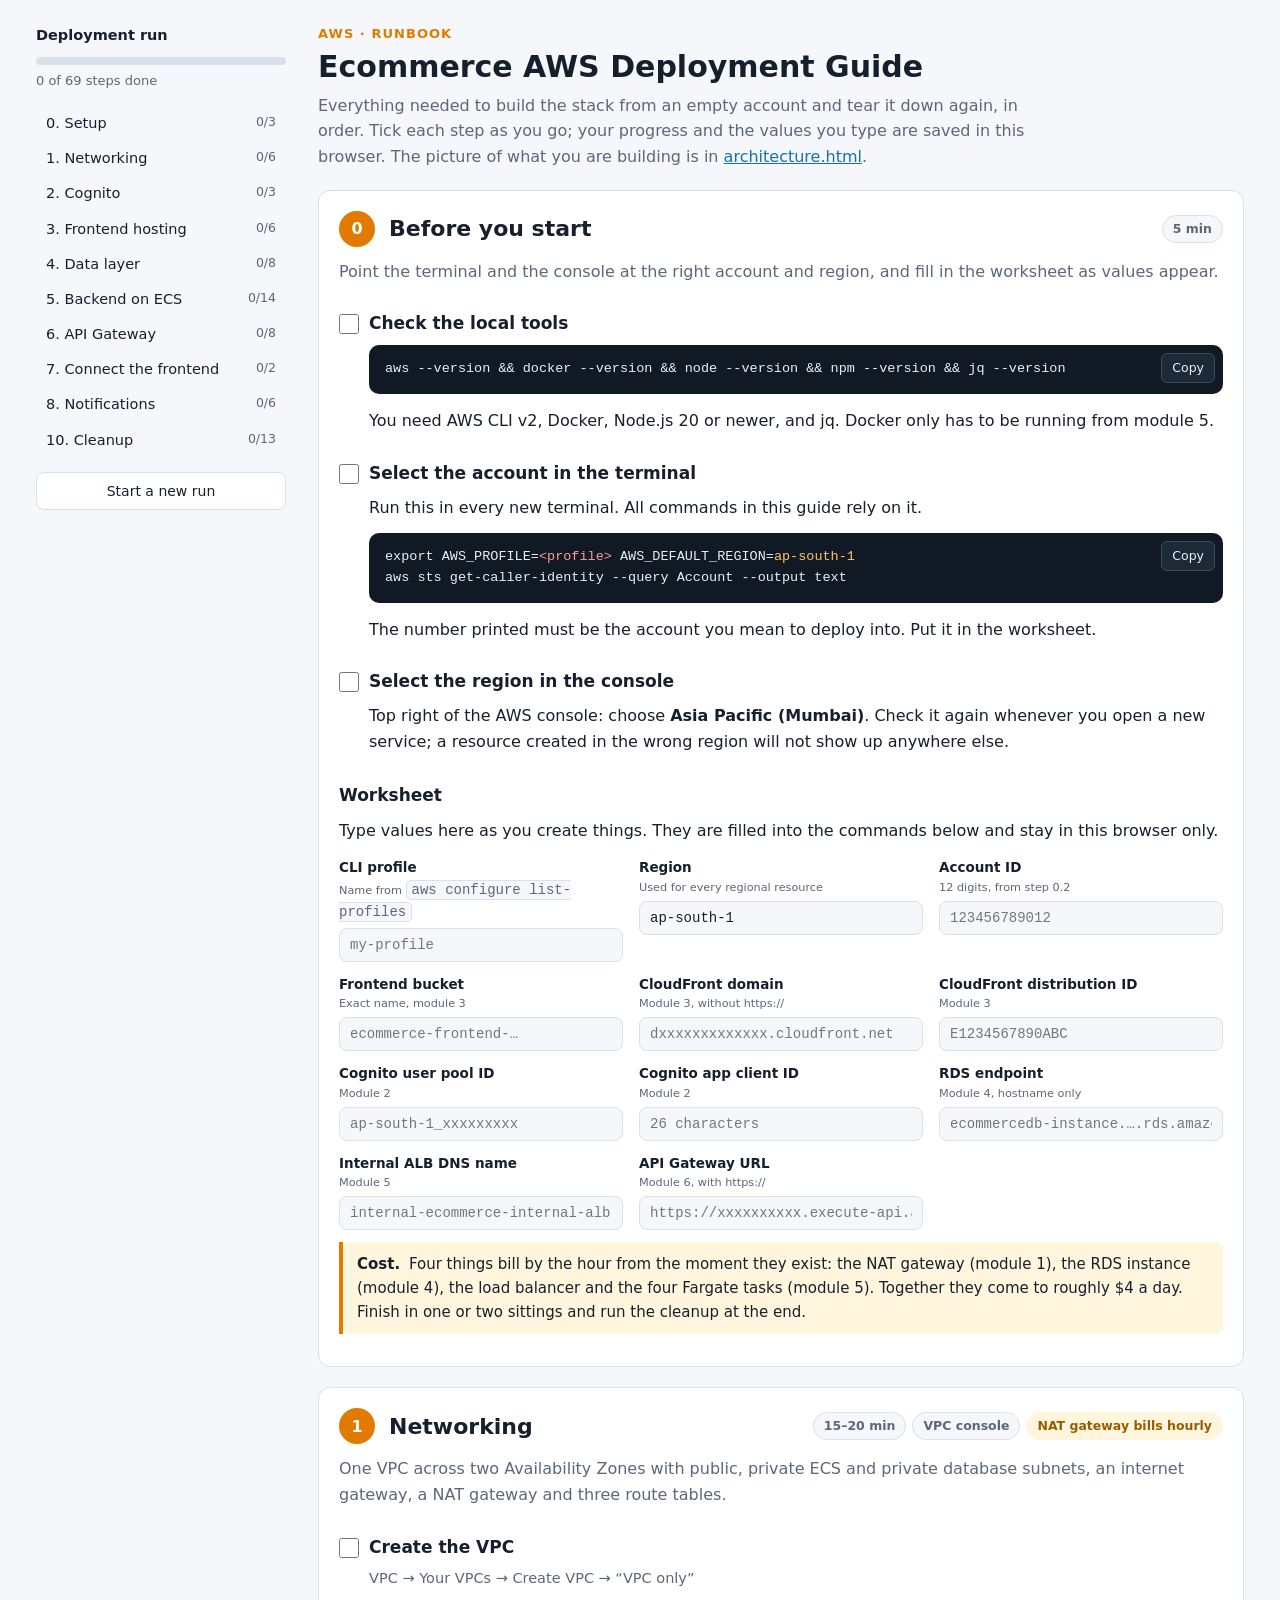
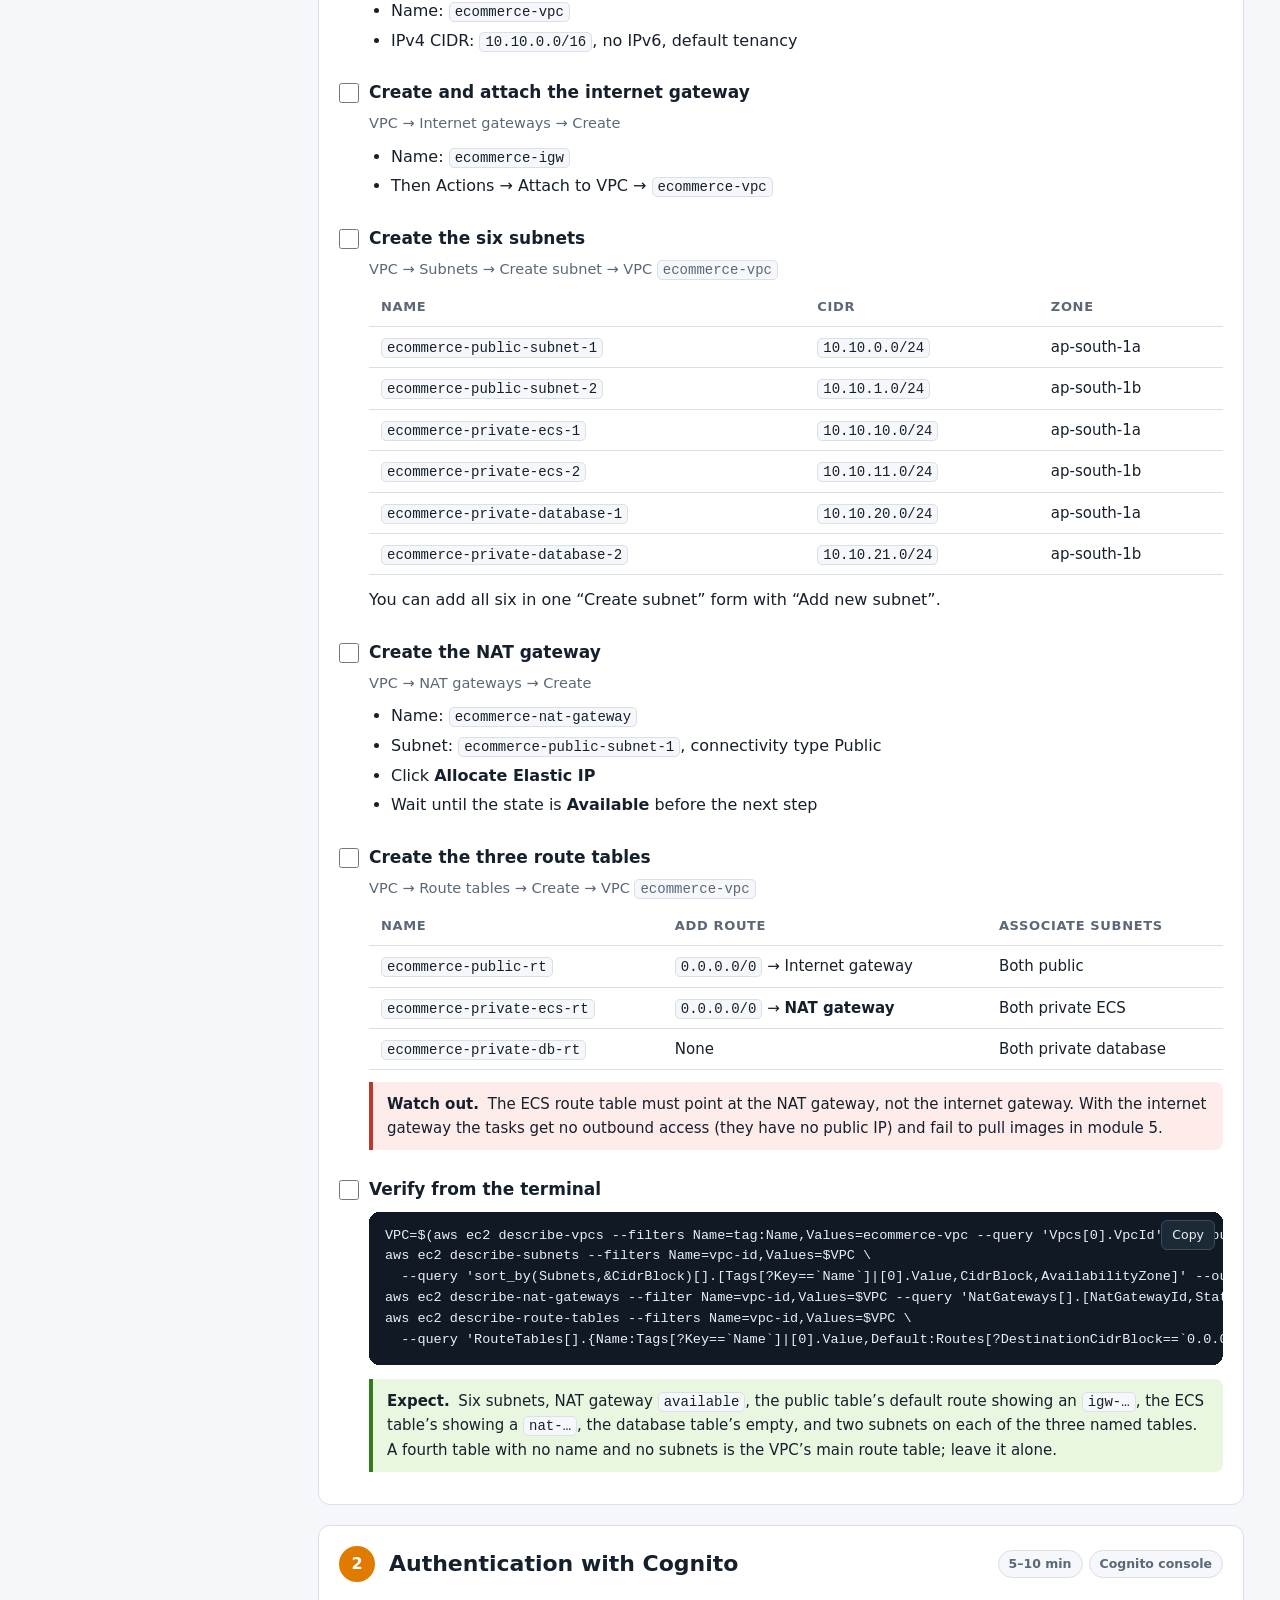
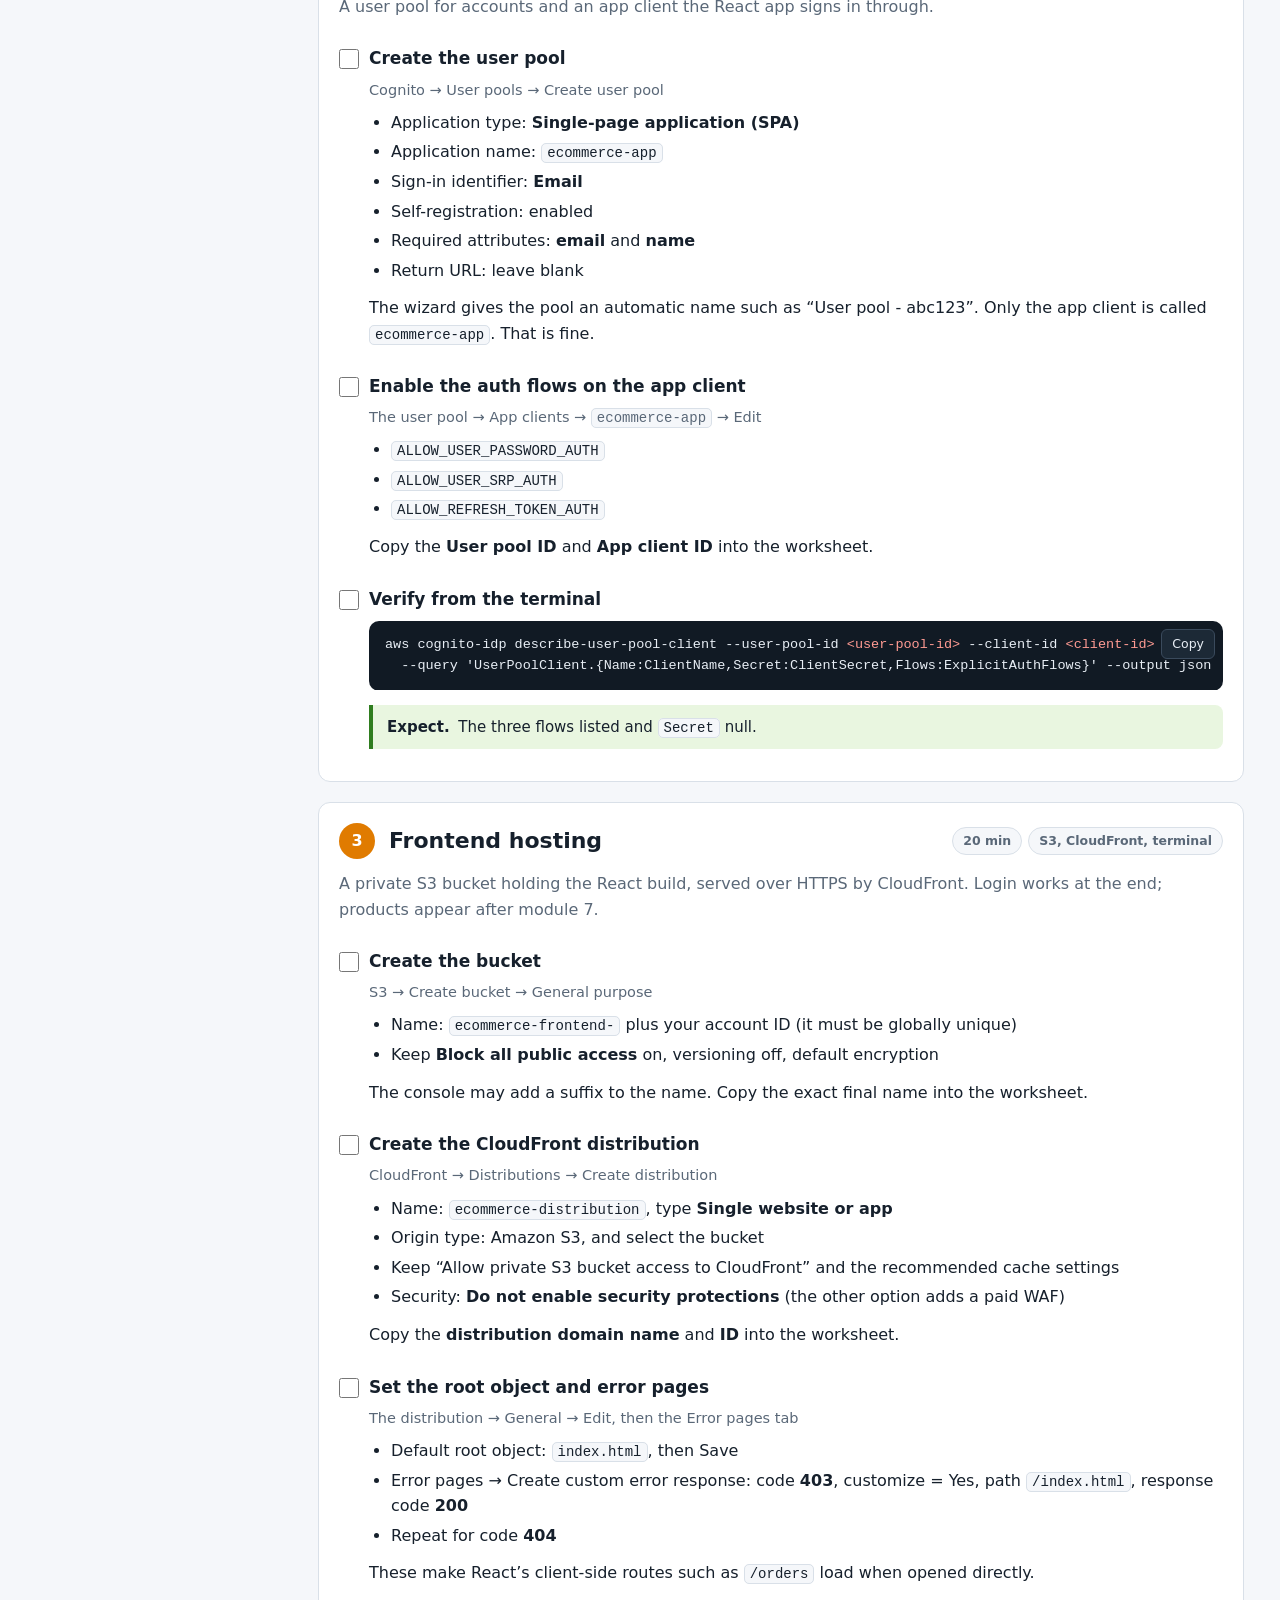
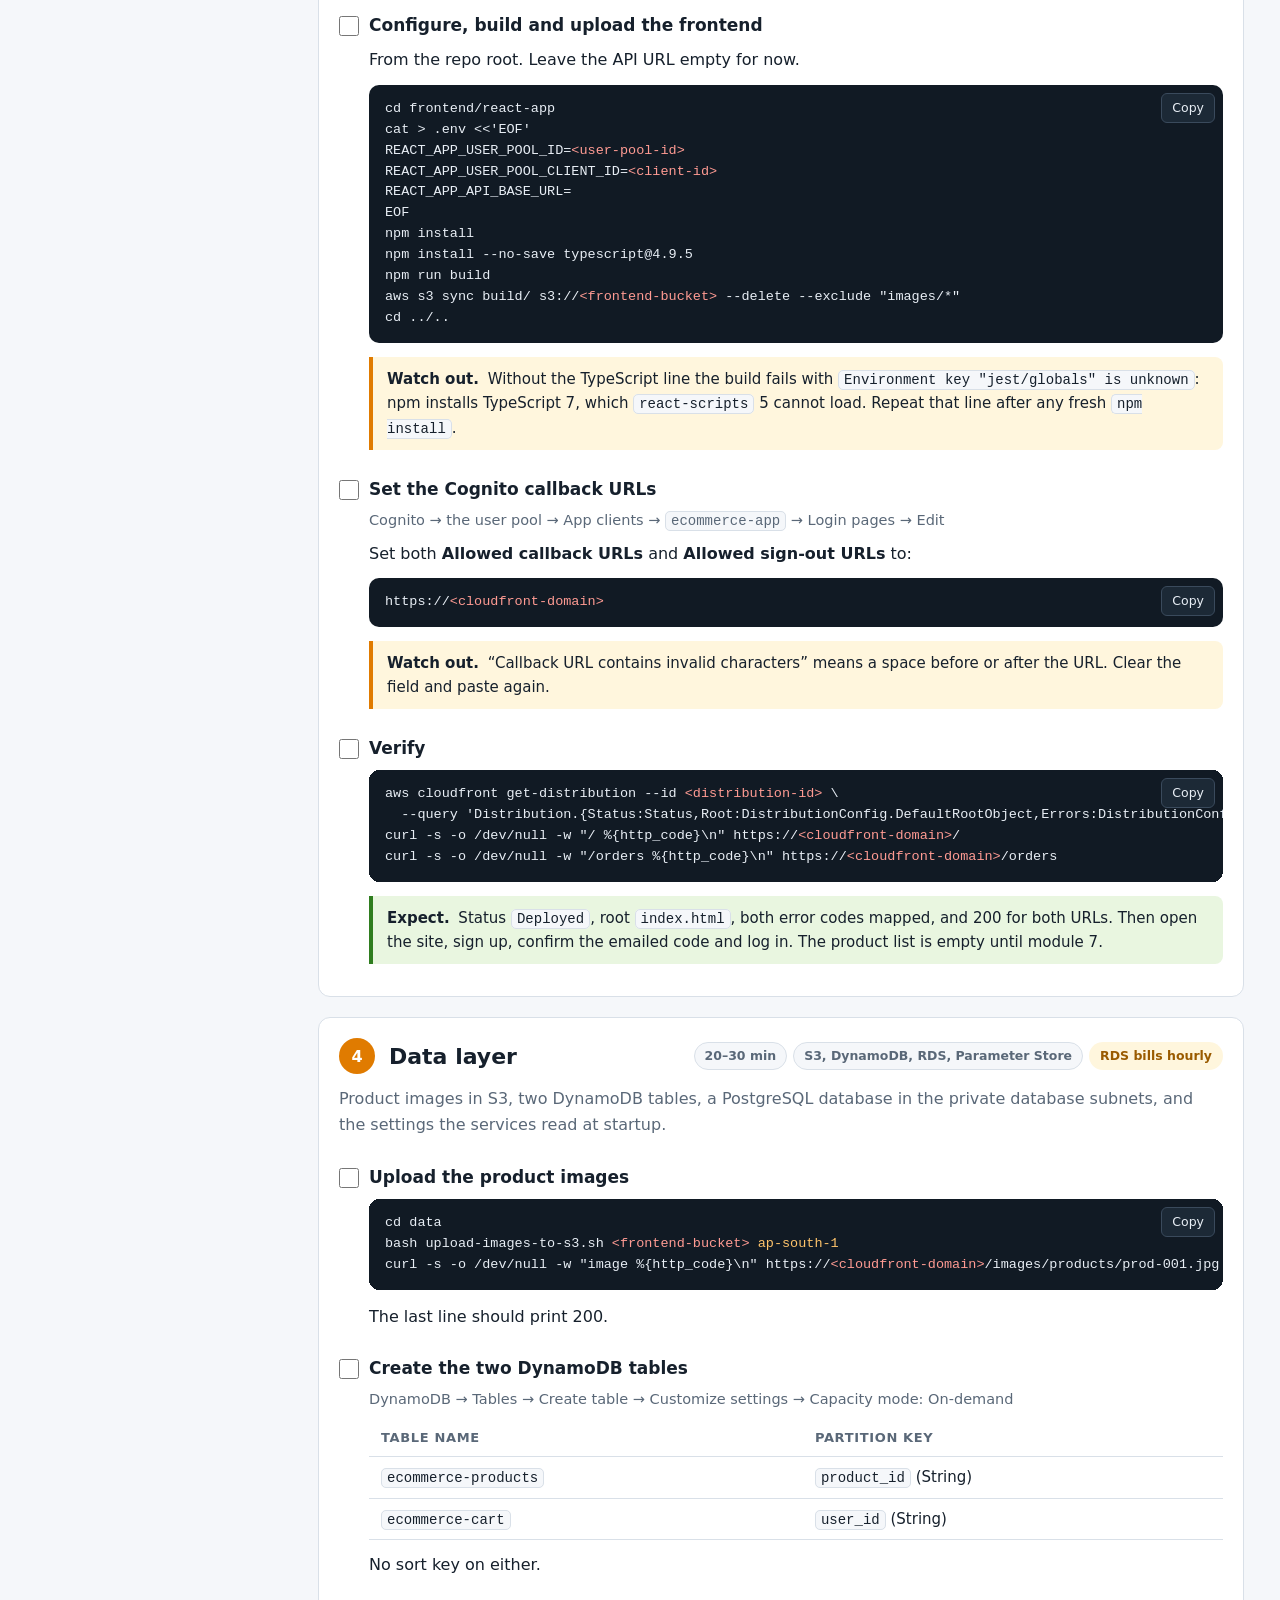
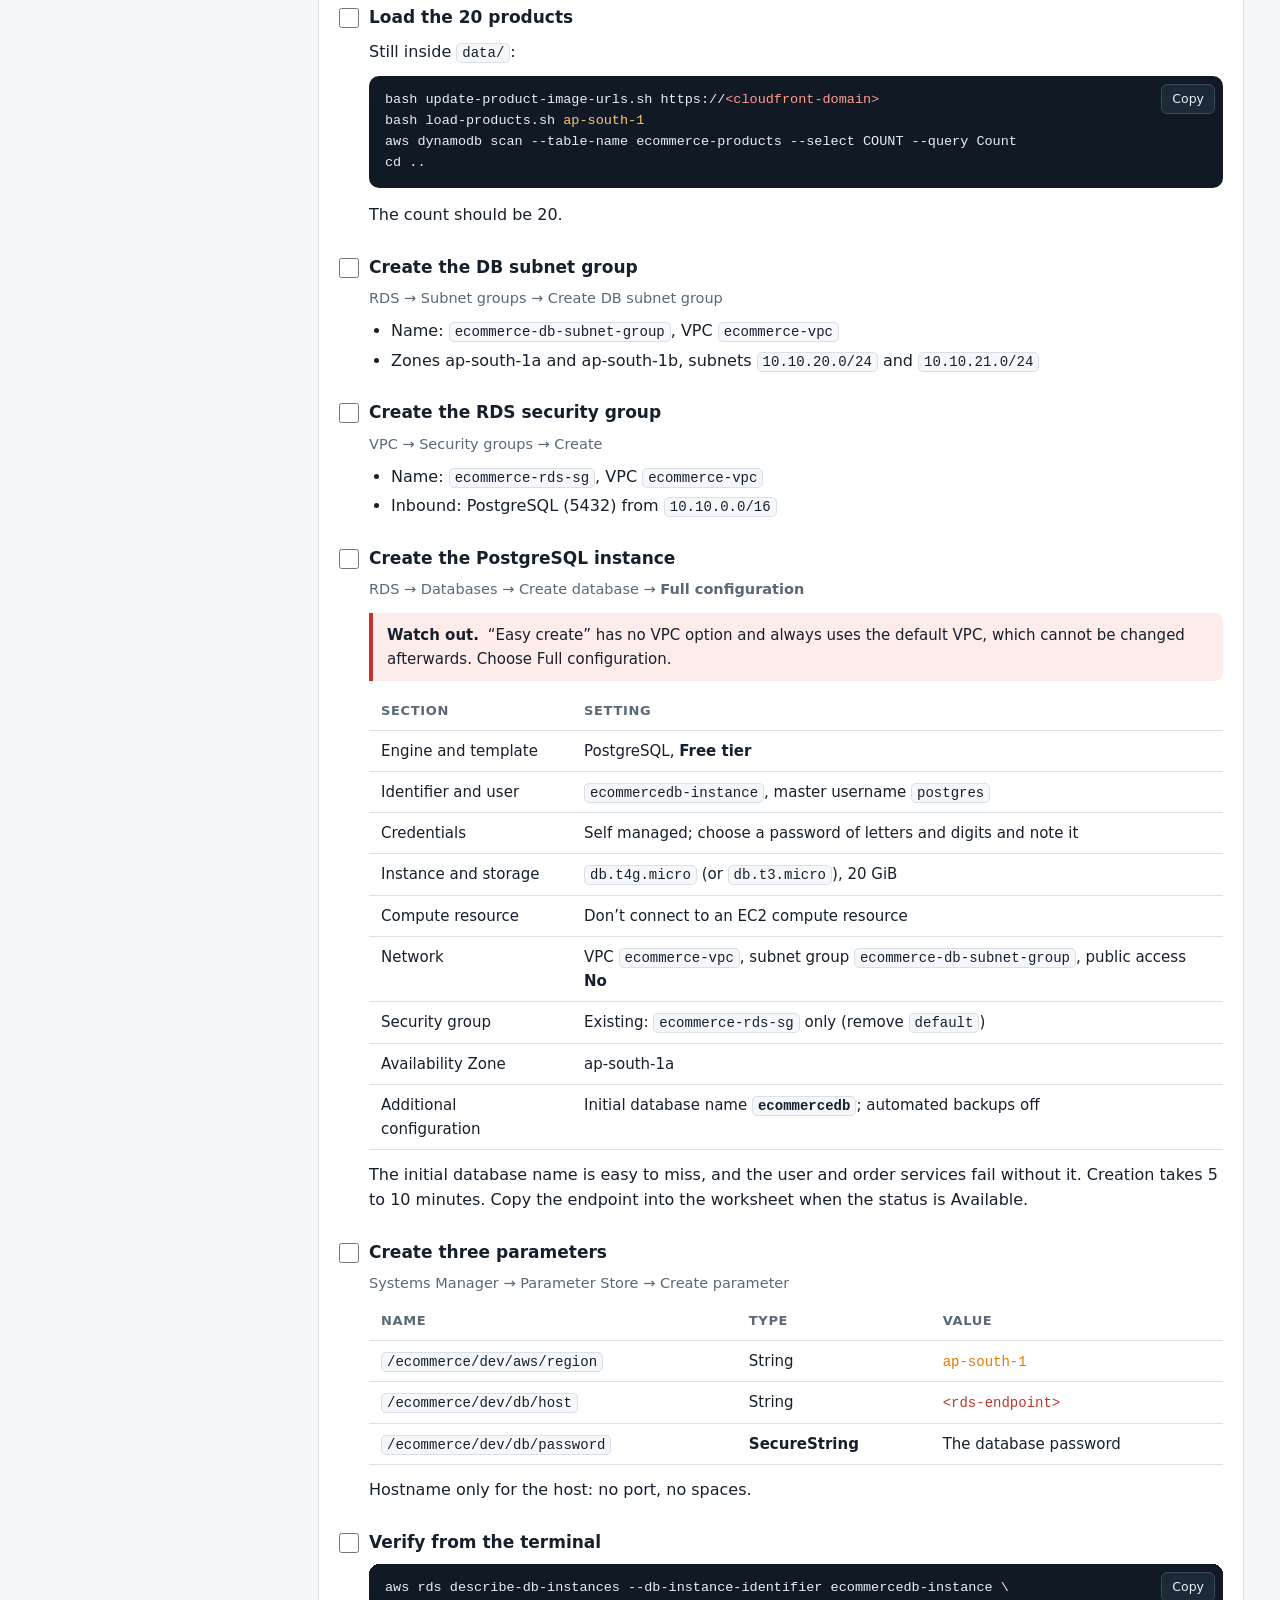
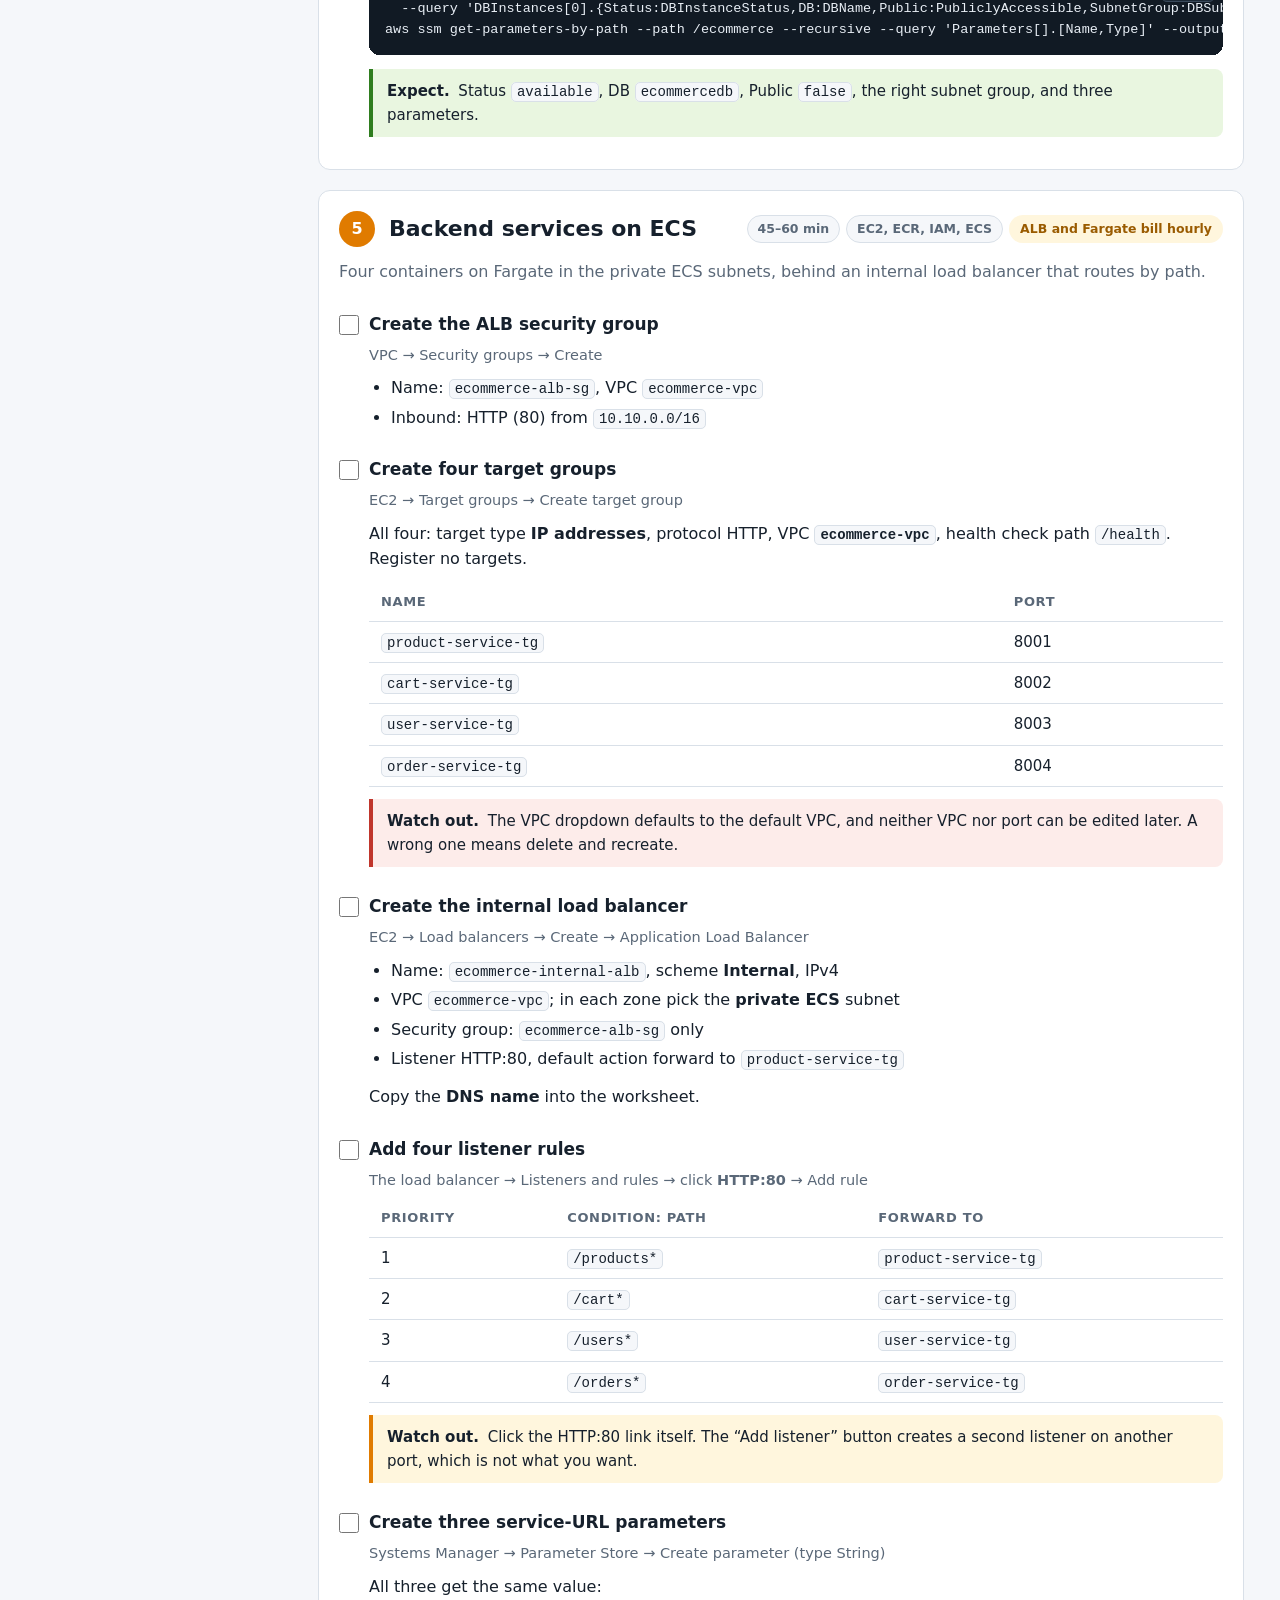
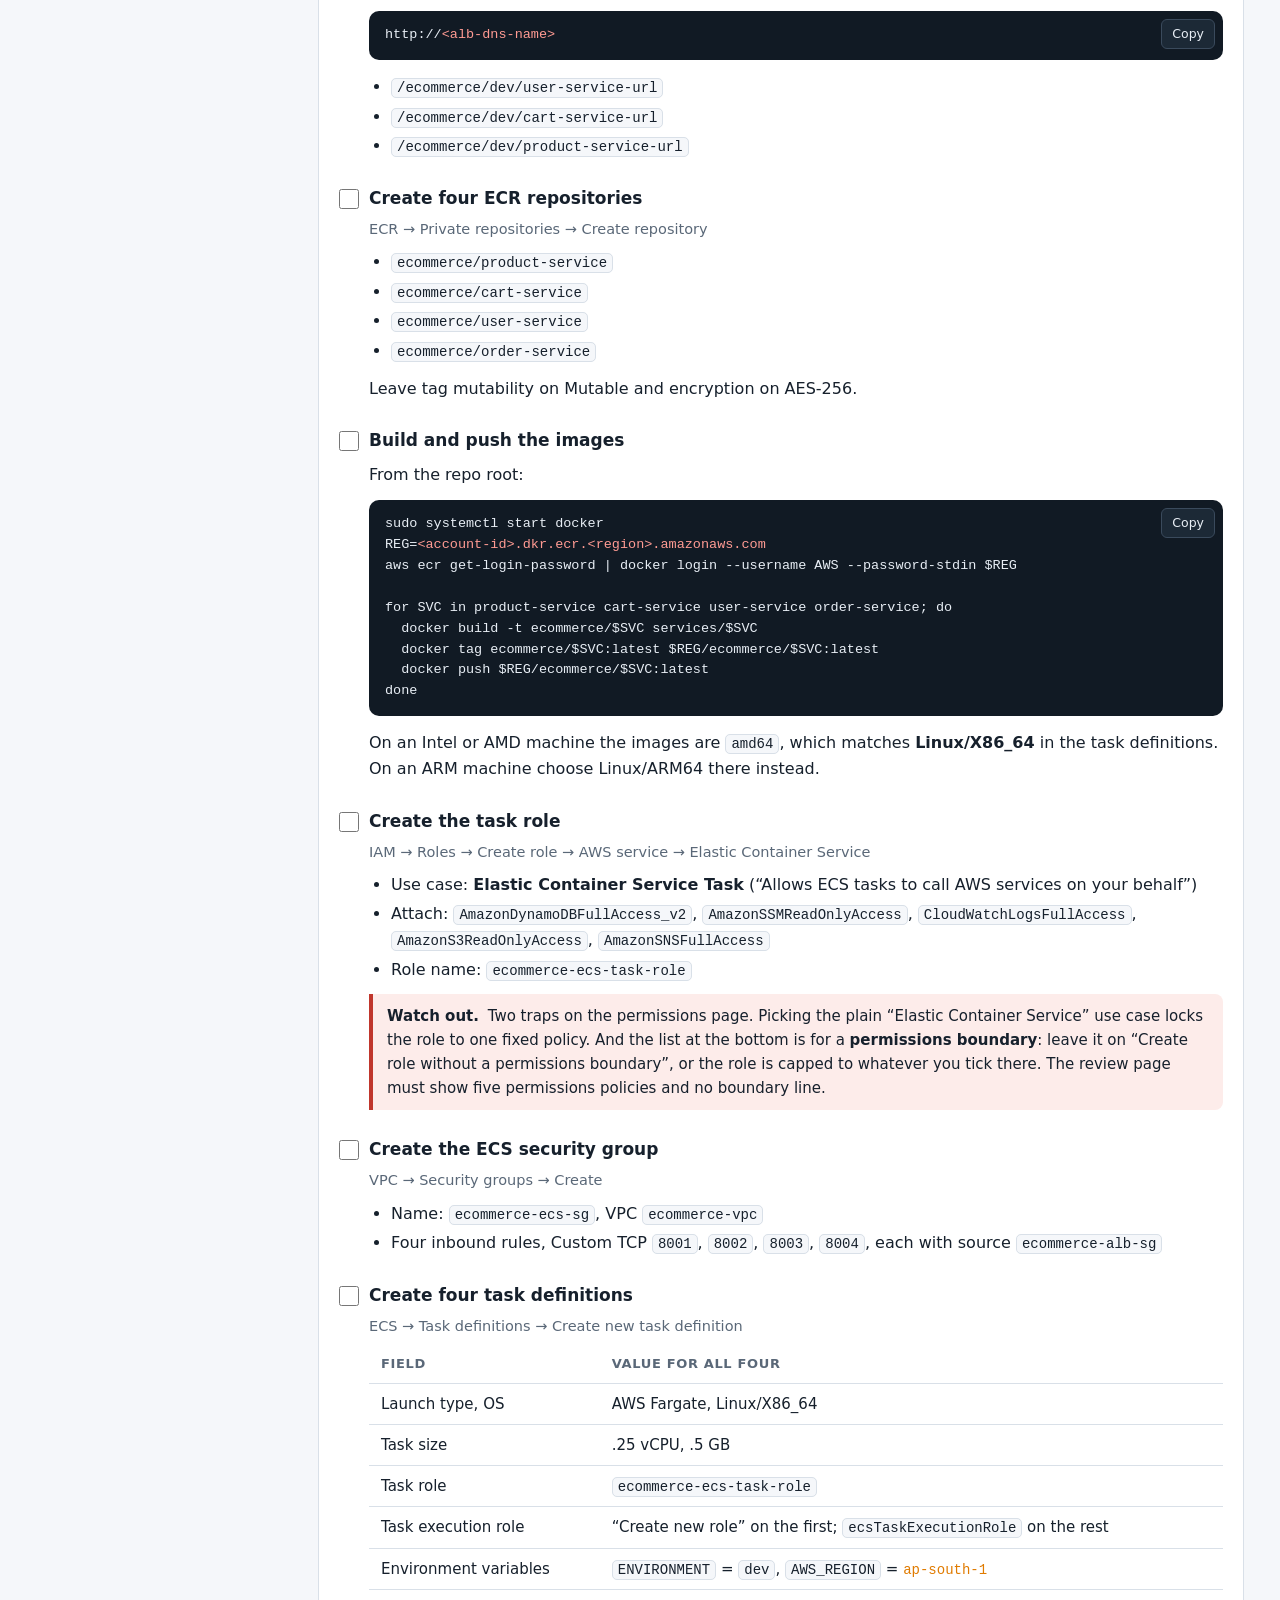
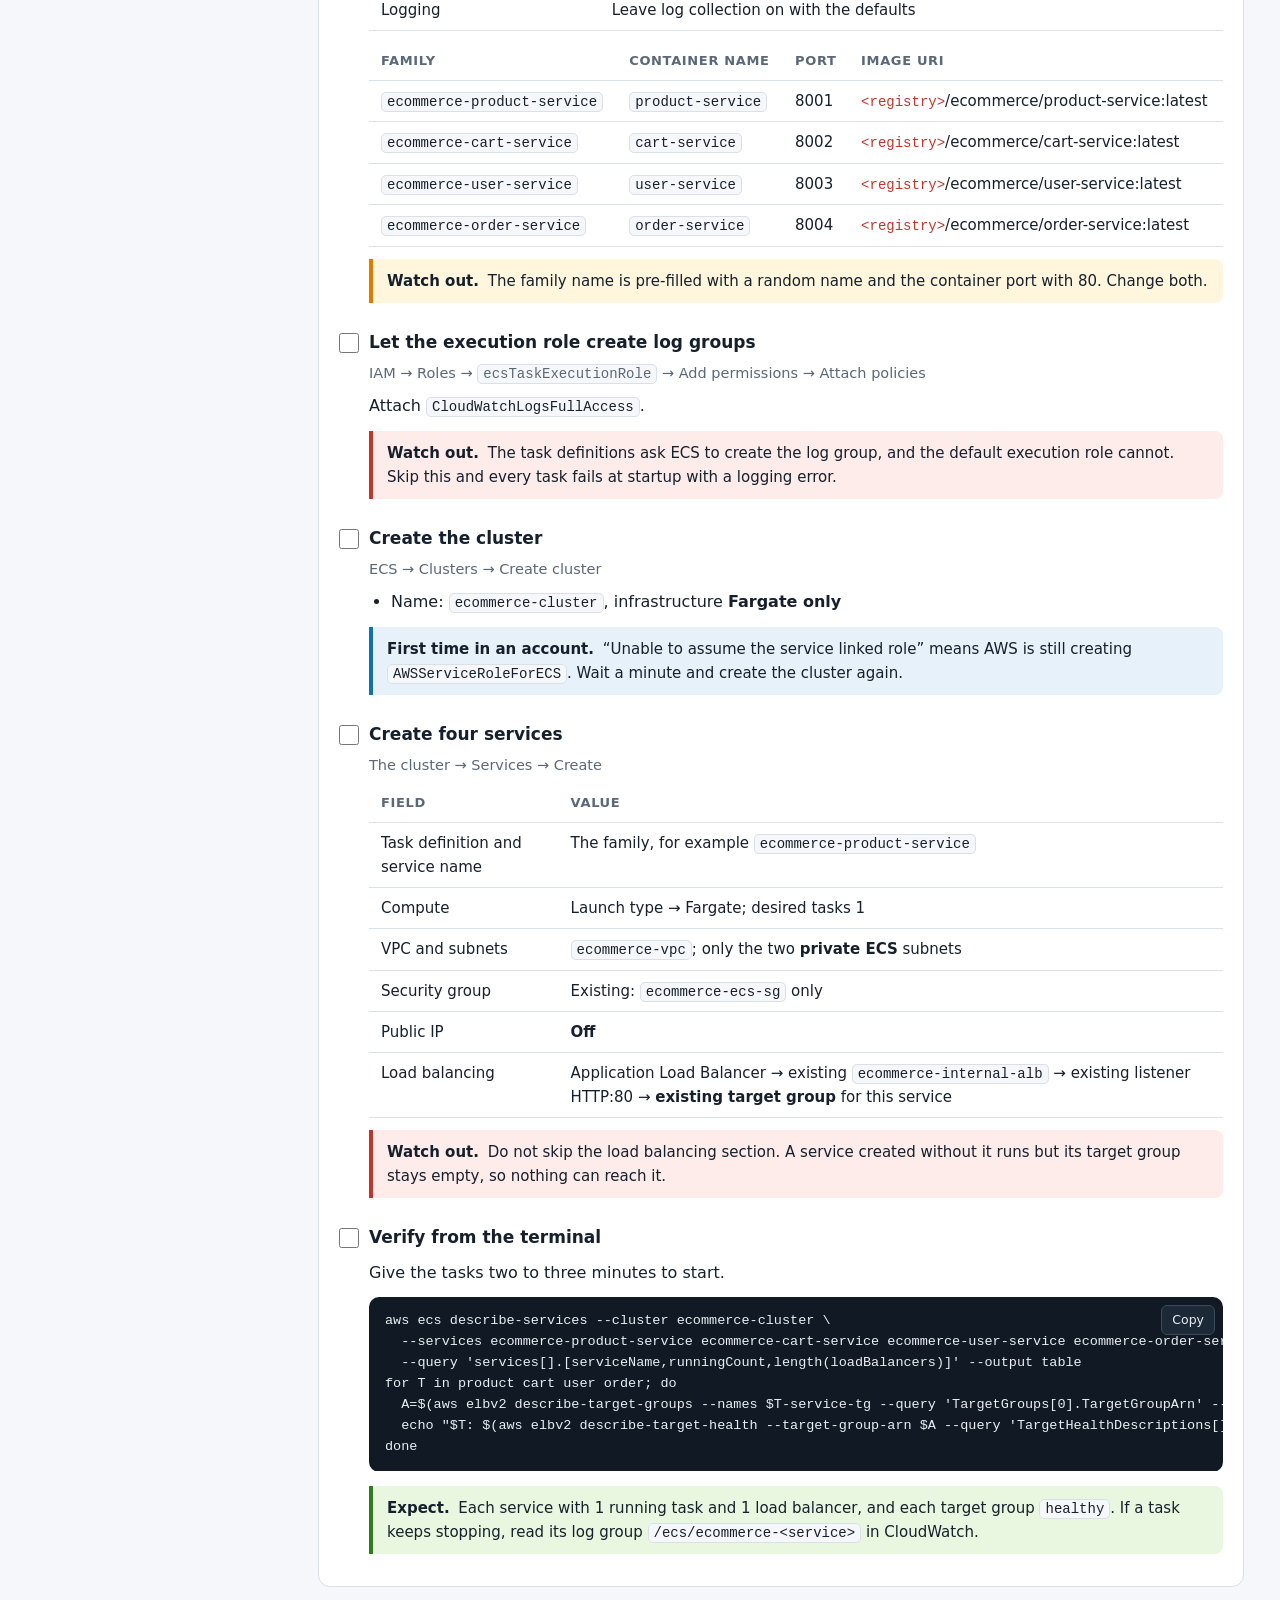
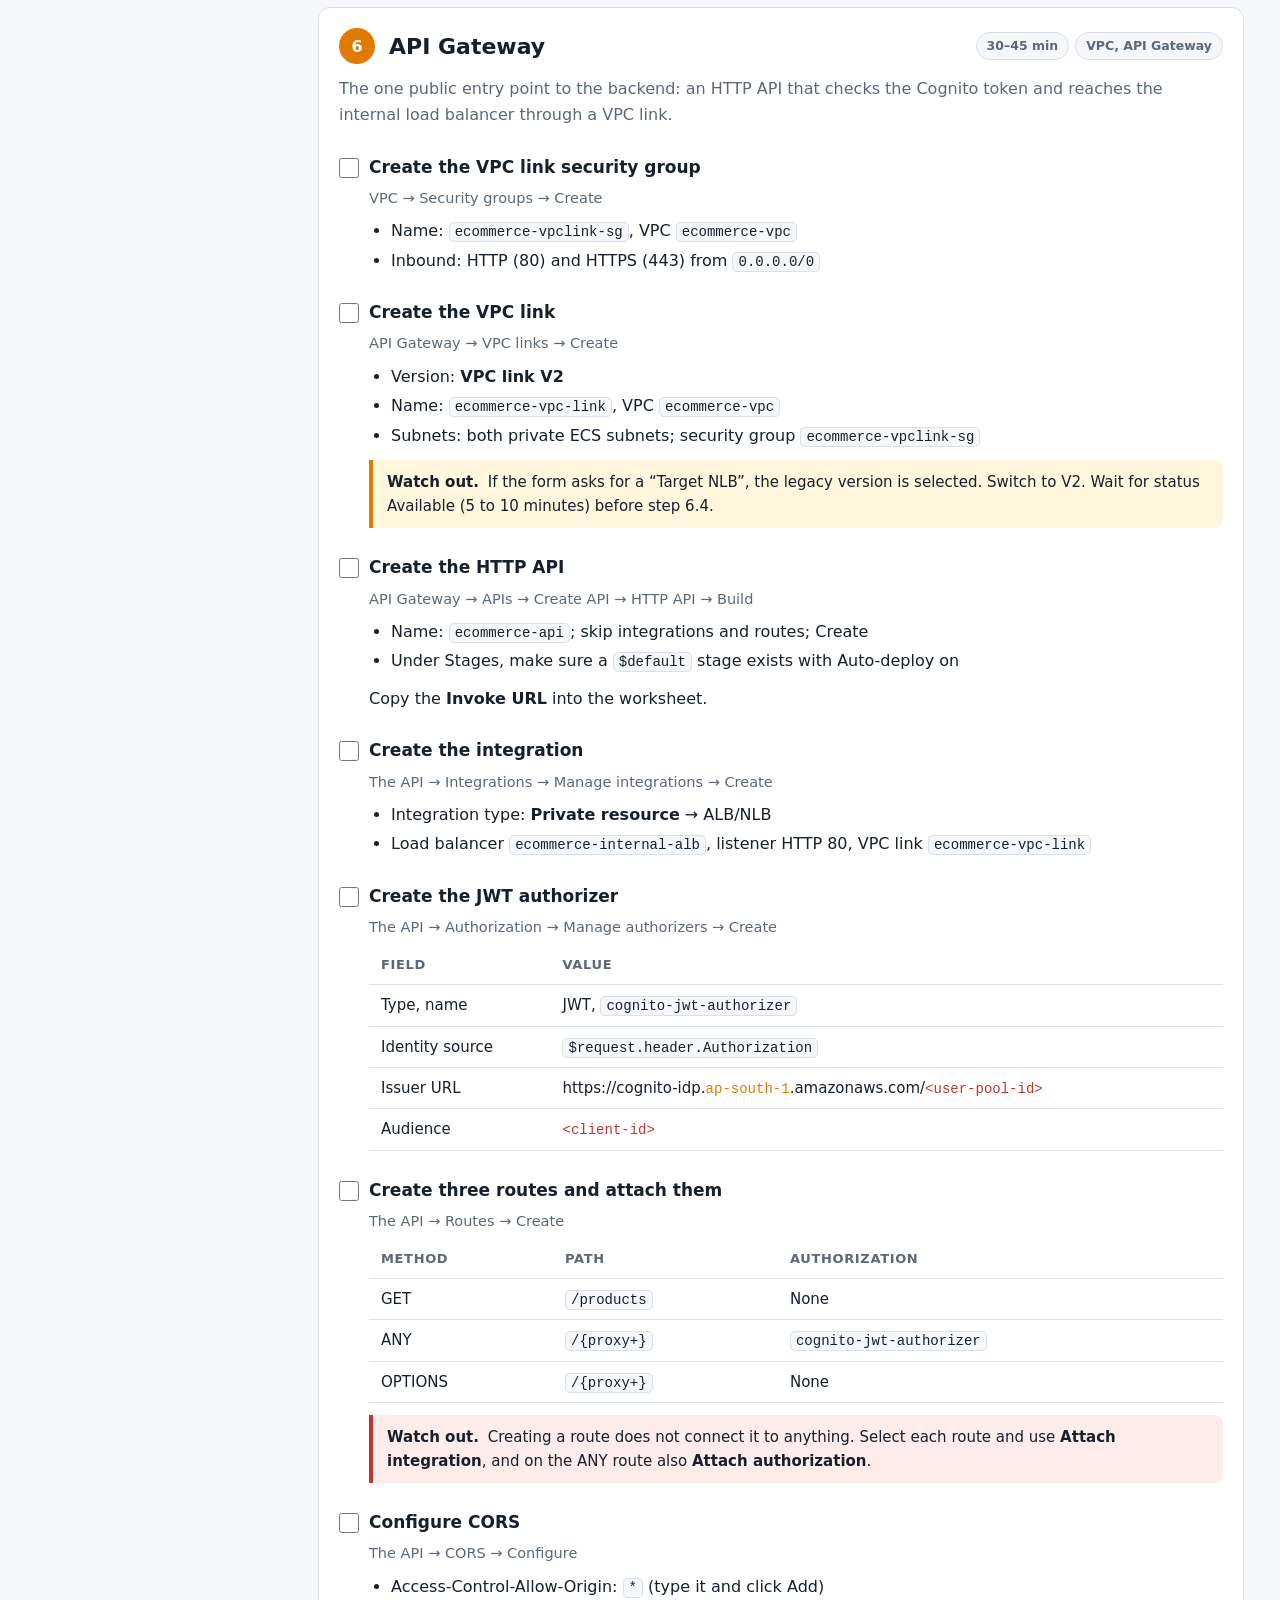
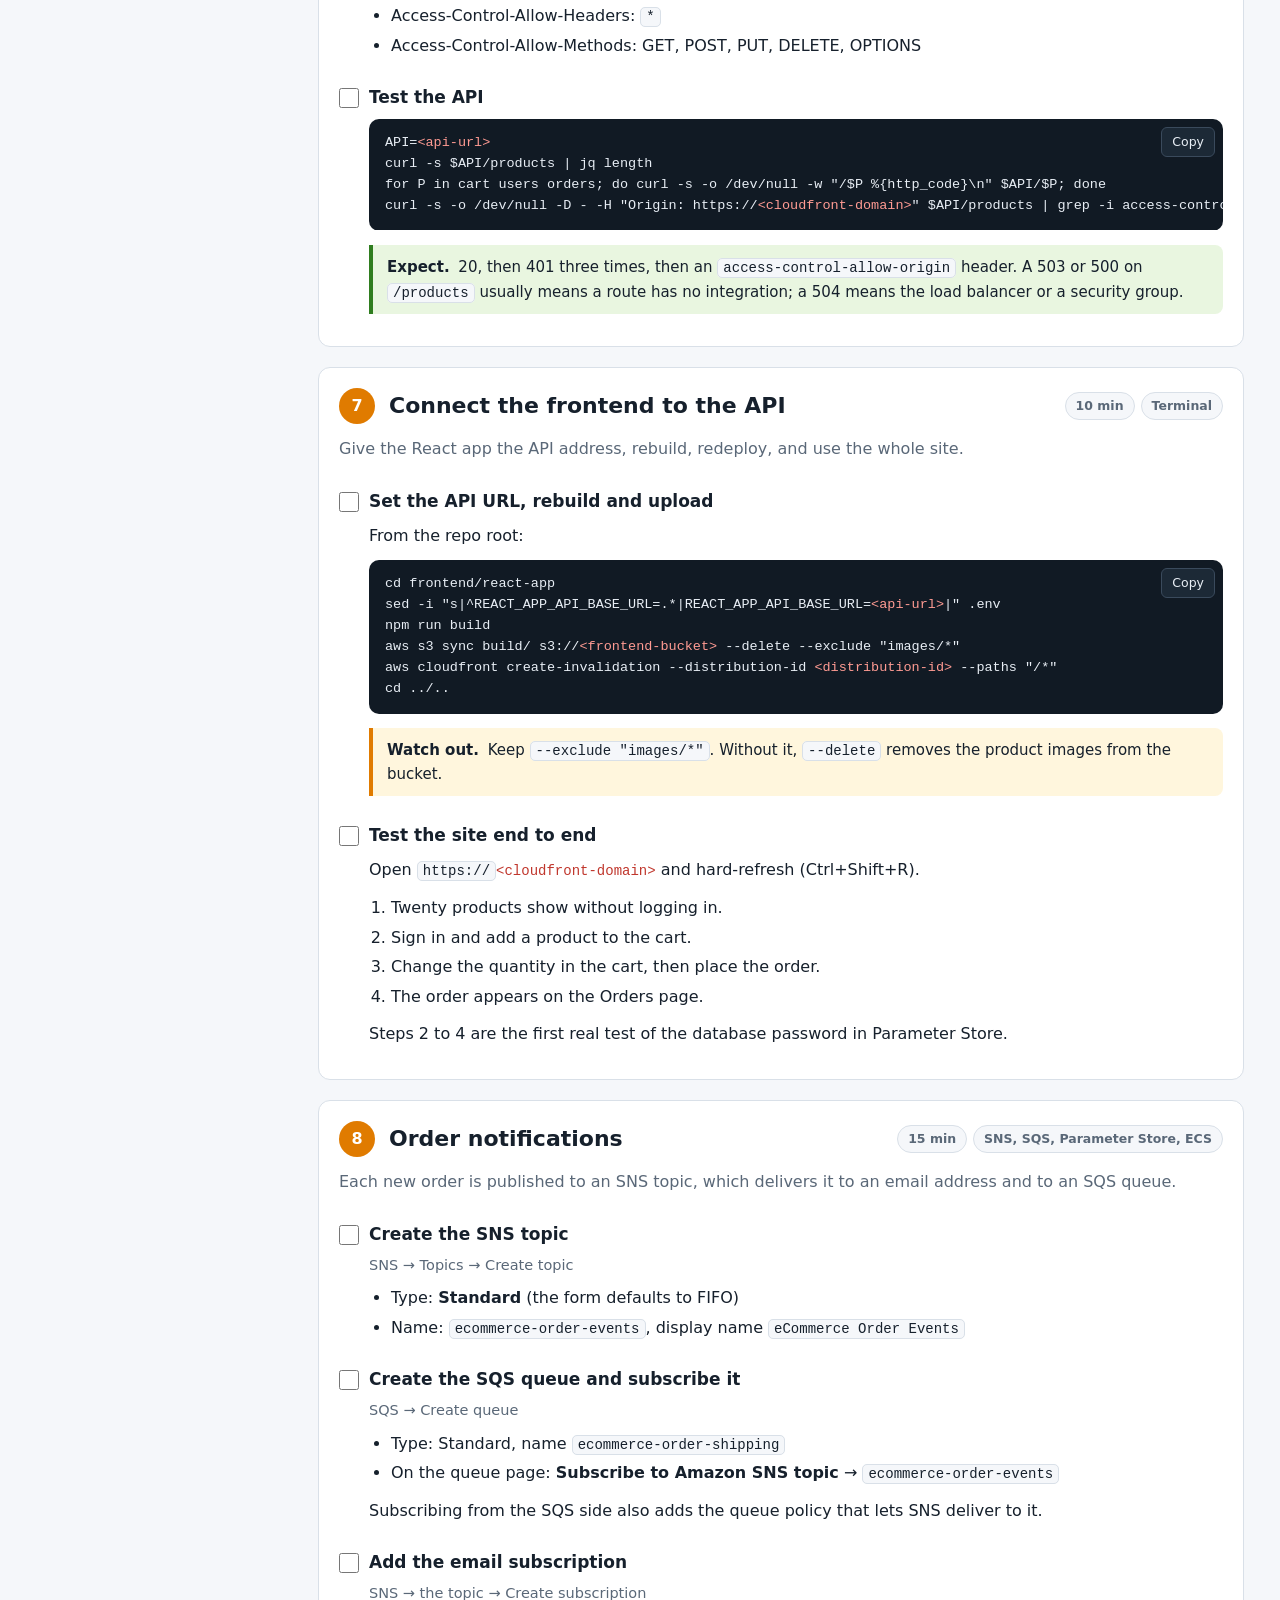
<file: deployment/deployment-guide.html>
<!DOCTYPE html>
<html lang="en">
<meta charset="UTF-8">
<meta name="viewport" content="width=device-width, initial-scale=1">
<title>Ecommerce AWS Deployment Guide</title>
<style>
  /* One-page runbook: sticky module list on the left, one card per module. Tokens match architecture.html. */
  :root {
    --bg: #f5f7fa; --card: #ffffff; --text: #16202c; --muted: #5a6878; --border: #d9e0e8;
    --orange: #e07b00; --orange-soft: #fff4e5; --ok: #2f7d1f; --ok-soft: #e9f6e0;
    --warn: #9a5b00; --warn-soft: #fff6dd; --bad: #c0362c; --bad-soft: #fdecea;
    --info: #1272b0; --info-soft: #e6f1fa; --code-bg: #111a24; --code-text: #e8eef5;
  }
  @media (prefers-color-scheme: dark) {
    :root:not([data-theme="light"]) {
      --bg: #0f151c; --card: #18212c; --text: #e8eef5; --muted: #9aa8b8; --border: #2c3948;
      --orange: #ff9d2e; --orange-soft: #33240f; --ok: #7cc653; --ok-soft: #1a2e15;
      --warn: #f0b84a; --warn-soft: #33290f; --bad: #ff7b72; --bad-soft: #3a1a17;
      --info: #55b0ee; --info-soft: #142736; --code-bg: #0b1118; --code-text: #e8eef5; color-scheme: dark;
    }
  }
  :root[data-theme="dark"] {
    --bg: #0f151c; --card: #18212c; --text: #e8eef5; --muted: #9aa8b8; --border: #2c3948;
    --orange: #ff9d2e; --orange-soft: #33240f; --ok: #7cc653; --ok-soft: #1a2e15;
    --warn: #f0b84a; --warn-soft: #33290f; --bad: #ff7b72; --bad-soft: #3a1a17;
    --info: #55b0ee; --info-soft: #142736; --code-bg: #0b1118; --code-text: #e8eef5; color-scheme: dark;
  }
  * { box-sizing: border-box; }
  html { scroll-behavior: smooth; scroll-padding-top: 16px; }
  body { margin: 0; background: var(--bg); color: var(--text); font: 16px/1.6 system-ui, -apple-system, "Segoe UI", Roboto, sans-serif; }
  .layout { display: grid; grid-template-columns: 250px minmax(0, 1fr); gap: 32px; max-width: 1240px; margin: 0 auto; padding: 24px 16px 80px; }
  a { color: var(--info); }
  h1 { margin: 4px 0 8px; font-size: 30px; line-height: 1.2; }
  h2 { margin: 0; font-size: 22px; line-height: 1.25; }
  h3 { margin: 28px 0 8px; font-size: 17px; }
  p { margin: 0 0 12px; }
  ul, ol { margin: 0 0 12px; padding-left: 22px; }
  li { margin-bottom: 4px; }
  .tag { color: var(--orange); font-weight: 700; letter-spacing: .08em; text-transform: uppercase; font-size: 13px; }
  .lead { color: var(--muted); max-width: 720px; }

  /* Sidebar */
  .toc { position: sticky; top: 16px; align-self: start; max-height: calc(100vh - 32px); overflow-y: auto; font-size: 14.5px; }
  .toc-title { font-weight: 700; margin-bottom: 8px; }
  .toc a { display: flex; justify-content: space-between; gap: 8px; padding: 6px 10px; border-radius: 8px; color: var(--text); text-decoration: none; }
  .toc a:hover { background: var(--card); }
  .toc a.done { color: var(--ok); }
  .toc .count { color: var(--muted); font-size: 12.5px; white-space: nowrap; }
  .toc a.done .count { color: var(--ok); }
  .progress { height: 8px; margin: 10px 0 6px; border-radius: 99px; background: var(--border); overflow: hidden; }
  .progress > div { height: 100%; width: 0; background: var(--orange); transition: width .2s; }
  .progress-label { color: var(--muted); font-size: 13px; margin-bottom: 14px; }
  .toc button { width: 100%; margin-top: 14px; }

  /* Cards */
  .card { background: var(--card); border: 1px solid var(--border); border-radius: 12px; padding: 20px; margin-top: 20px; min-width: 0; }
  .module-head { display: flex; flex-wrap: wrap; align-items: center; gap: 10px 14px; }
  .num { flex: none; width: 36px; height: 36px; border-radius: 50%; background: var(--orange); color: #fff; font-weight: 700; display: inline-flex; align-items: center; justify-content: center; }
  .chips { display: flex; flex-wrap: wrap; gap: 6px; margin-left: auto; }
  .chip { padding: 3px 10px; border-radius: 99px; font-size: 12.5px; font-weight: 600; background: var(--bg); color: var(--muted); border: 1px solid var(--border); }
  .chip.cost { background: var(--warn-soft); color: var(--warn); border-color: transparent; }
  .goal { margin: 12px 0 0; color: var(--muted); }

  /* Tasks */
  .task { display: flex; gap: 10px; align-items: flex-start; margin: 26px 0 8px; font-size: 17px; font-weight: 700; cursor: pointer; }
  .task input { flex: none; width: 20px; height: 20px; margin: 4px 0 0; accent-color: var(--orange); cursor: pointer; }
  .task:has(input:checked) span { color: var(--ok); }
  .path { color: var(--muted); font-size: 14.5px; margin: -2px 0 8px 30px; }
  .body { margin-left: 30px; }

  /* Callouts */
  .note { margin: 12px 0; padding: 10px 14px; border-radius: 0 8px 8px 0; border-left: 4px solid var(--info); background: var(--info-soft); font-size: 15px; }
  .note.warn { border-color: var(--orange); background: var(--warn-soft); }
  .note.bad { border-color: var(--bad); background: var(--bad-soft); }
  .note.ok { border-color: var(--ok); background: var(--ok-soft); }
  .note b:first-child { display: inline-block; margin-right: 4px; }

  /* Tables */
  .table-wrap { overflow-x: auto; margin: 0 0 12px; }
  table { width: 100%; border-collapse: collapse; font-size: 15px; }
  th, td { text-align: left; padding: 8px 12px; border-bottom: 1px solid var(--border); vertical-align: top; }
  th { color: var(--muted); font-size: 13px; text-transform: uppercase; letter-spacing: .05em; white-space: nowrap; }
  td code { white-space: nowrap; }

  /* Code */
  code { background: var(--bg); border: 1px solid var(--border); border-radius: 5px; padding: 1px 5px; font-size: 14px; font-family: ui-monospace, Menlo, Consolas, monospace; }
  .cmd { position: relative; margin: 8px 0 14px; }
  .cmd pre { margin: 0; padding: 14px 16px; padding-right: 76px; border-radius: 10px; background: var(--code-bg); color: var(--code-text); overflow-x: auto; font: 13.5px/1.55 ui-monospace, Menlo, Consolas, monospace; }
  .cmd pre code { background: none; border: 0; padding: 0; font-size: inherit; color: inherit; }
  .cmd .copy { position: absolute; top: 8px; right: 8px; padding: 4px 10px; font-size: 12.5px; border-radius: 6px; border: 1px solid #3a4a5c; background: #1c2936; color: #e8eef5; }
  var { font-style: normal; color: #ffc46b; }
  var.empty { color: #ff9b93; }
  td var, p var, li var { color: var(--orange); font-family: ui-monospace, Menlo, Consolas, monospace; font-size: 14px; }
  td var.empty, p var.empty, li var.empty { color: var(--bad); }

  /* Worksheet */
  .sheet { display: grid; grid-template-columns: repeat(auto-fit, minmax(260px, 1fr)); gap: 12px 16px; margin-top: 14px; }
  .sheet label { display: block; font-size: 13.5px; font-weight: 600; }
  .sheet small { display: block; color: var(--muted); font-weight: 400; }
  .sheet input { width: 100%; margin-top: 4px; padding: 8px 10px; border-radius: 8px; border: 1px solid var(--border); background: var(--bg); color: var(--text); font: 14px ui-monospace, Menlo, Consolas, monospace; }
  button { font: inherit; font-size: 14px; padding: 7px 14px; border-radius: 8px; border: 1px solid var(--border); background: var(--card); color: var(--text); cursor: pointer; }
  button:hover { border-color: var(--orange); }
  button:focus-visible, input:focus-visible, a:focus-visible { outline: 2px solid var(--orange); outline-offset: 2px; }

  @media (max-width: 900px) {
    .layout { grid-template-columns: minmax(0, 1fr); gap: 0; }
    .toc { position: static; max-height: none; margin-bottom: 8px; padding: 14px; background: var(--card); border: 1px solid var(--border); border-radius: 12px; }
    .toc nav { display: grid; grid-template-columns: repeat(auto-fit, minmax(150px, 1fr)); }
    .chips { margin-left: 0; }
    .body, .path { margin-left: 0; }
  }
</style>

<div class="layout">
  <aside class="toc">
    <div class="toc-title">Deployment run</div>
    <div class="progress"><div id="bar"></div></div>
    <div class="progress-label" id="progressLabel">0 of 0 steps done</div>
    <nav id="toc"></nav>
    <button id="btnReset">Start a new run</button>
  </aside>

  <main>
    <header>
      <div class="tag">AWS · Runbook</div>
      <h1>Ecommerce AWS Deployment Guide</h1>
      <p class="lead">Everything needed to build the stack from an empty account and tear it down again, in order. Tick each step as you go; your progress and the values you type are saved in this browser. The picture of what you are building is in <a href="architecture.html">architecture.html</a>.</p>
    </header>

    <!-- ============ Setup ============ -->
    <section class="card module" id="m0" data-title="Setup">
      <div class="module-head">
        <span class="num">0</span><h2>Before you start</h2>
        <div class="chips"><span class="chip">5 min</span></div>
      </div>
      <p class="goal">Point the terminal and the console at the right account and region, and fill in the worksheet as values appear.</p>

      <label class="task"><input type="checkbox" data-id="0.1"><span>Check the local tools</span></label>
      <div class="body">
        <div class="cmd"><pre><code>aws --version &amp;&amp; docker --version &amp;&amp; node --version &amp;&amp; npm --version &amp;&amp; jq --version</code></pre></div>
        <p>You need AWS CLI v2, Docker, Node.js 20 or newer, and jq. Docker only has to be running from module 5.</p>
      </div>

      <label class="task"><input type="checkbox" data-id="0.2"><span>Select the account in the terminal</span></label>
      <div class="body">
        <p>Run this in every new terminal. All commands in this guide rely on it.</p>
        <div class="cmd"><pre><code>export AWS_PROFILE=<var data-v="profile">&lt;profile&gt;</var> AWS_DEFAULT_REGION=<var data-v="region">&lt;region&gt;</var>
aws sts get-caller-identity --query Account --output text</code></pre></div>
        <p>The number printed must be the account you mean to deploy into. Put it in the worksheet.</p>
      </div>

      <label class="task"><input type="checkbox" data-id="0.3"><span>Select the region in the console</span></label>
      <div class="body">
        <p>Top right of the AWS console: choose <b>Asia Pacific (Mumbai)</b>. Check it again whenever you open a new service; a resource created in the wrong region will not show up anywhere else.</p>
      </div>

      <h3>Worksheet</h3>
      <p>Type values here as you create things. They are filled into the commands below and stay in this browser only.</p>
      <div class="sheet">
        <label>CLI profile<small>Name from <code>aws configure list-profiles</code></small><input data-var="profile" placeholder="my-profile"></label>
        <label>Region<small>Used for every regional resource</small><input data-var="region" placeholder="ap-south-1"></label>
        <label>Account ID<small>12 digits, from step 0.2</small><input data-var="account" placeholder="123456789012"></label>
        <label>Frontend bucket<small>Exact name, module 3</small><input data-var="bucket" placeholder="ecommerce-frontend-…"></label>
        <label>CloudFront domain<small>Module 3, without https://</small><input data-var="cfDomain" placeholder="dxxxxxxxxxxxxx.cloudfront.net"></label>
        <label>CloudFront distribution ID<small>Module 3</small><input data-var="cfId" placeholder="E1234567890ABC"></label>
        <label>Cognito user pool ID<small>Module 2</small><input data-var="poolId" placeholder="ap-south-1_xxxxxxxxx"></label>
        <label>Cognito app client ID<small>Module 2</small><input data-var="clientId" placeholder="26 characters"></label>
        <label>RDS endpoint<small>Module 4, hostname only</small><input data-var="rds" placeholder="ecommercedb-instance.….rds.amazonaws.com"></label>
        <label>Internal ALB DNS name<small>Module 5</small><input data-var="albDns" placeholder="internal-ecommerce-internal-alb-….elb.amazonaws.com"></label>
        <label>API Gateway URL<small>Module 6, with https://</small><input data-var="apiUrl" placeholder="https://xxxxxxxxxx.execute-api.ap-south-1.amazonaws.com"></label>
      </div>

      <div class="note warn"><b>Cost.</b> Four things bill by the hour from the moment they exist: the NAT gateway (module 1), the RDS instance (module 4), the load balancer and the four Fargate tasks (module 5). Together they come to roughly $4 a day. Finish in one or two sittings and run the cleanup at the end.</div>
    </section>

    <!-- ============ Module 1 ============ -->
    <section class="card module" id="m1" data-title="Networking">
      <div class="module-head">
        <span class="num">1</span><h2>Networking</h2>
        <div class="chips"><span class="chip">15–20 min</span><span class="chip">VPC console</span><span class="chip cost">NAT gateway bills hourly</span></div>
      </div>
      <p class="goal">One VPC across two Availability Zones with public, private ECS and private database subnets, an internet gateway, a NAT gateway and three route tables.</p>

      <label class="task"><input type="checkbox" data-id="1.1"><span>Create the VPC</span></label>
      <p class="path">VPC → Your VPCs → Create VPC → “VPC only”</p>
      <div class="body"><ul>
        <li>Name: <code>ecommerce-vpc</code></li>
        <li>IPv4 CIDR: <code>10.10.0.0/16</code>, no IPv6, default tenancy</li>
      </ul></div>

      <label class="task"><input type="checkbox" data-id="1.2"><span>Create and attach the internet gateway</span></label>
      <p class="path">VPC → Internet gateways → Create</p>
      <div class="body"><ul>
        <li>Name: <code>ecommerce-igw</code></li>
        <li>Then Actions → Attach to VPC → <code>ecommerce-vpc</code></li>
      </ul></div>

      <label class="task"><input type="checkbox" data-id="1.3"><span>Create the six subnets</span></label>
      <p class="path">VPC → Subnets → Create subnet → VPC <code>ecommerce-vpc</code></p>
      <div class="body">
        <div class="table-wrap"><table>
          <tr><th>Name</th><th>CIDR</th><th>Zone</th></tr>
          <tr><td><code>ecommerce-public-subnet-1</code></td><td><code>10.10.0.0/24</code></td><td>ap-south-1a</td></tr>
          <tr><td><code>ecommerce-public-subnet-2</code></td><td><code>10.10.1.0/24</code></td><td>ap-south-1b</td></tr>
          <tr><td><code>ecommerce-private-ecs-1</code></td><td><code>10.10.10.0/24</code></td><td>ap-south-1a</td></tr>
          <tr><td><code>ecommerce-private-ecs-2</code></td><td><code>10.10.11.0/24</code></td><td>ap-south-1b</td></tr>
          <tr><td><code>ecommerce-private-database-1</code></td><td><code>10.10.20.0/24</code></td><td>ap-south-1a</td></tr>
          <tr><td><code>ecommerce-private-database-2</code></td><td><code>10.10.21.0/24</code></td><td>ap-south-1b</td></tr>
        </table></div>
        <p>You can add all six in one “Create subnet” form with “Add new subnet”.</p>
      </div>

      <label class="task"><input type="checkbox" data-id="1.4"><span>Create the NAT gateway</span></label>
      <p class="path">VPC → NAT gateways → Create</p>
      <div class="body"><ul>
        <li>Name: <code>ecommerce-nat-gateway</code></li>
        <li>Subnet: <code>ecommerce-public-subnet-1</code>, connectivity type Public</li>
        <li>Click <b>Allocate Elastic IP</b></li>
        <li>Wait until the state is <b>Available</b> before the next step</li>
      </ul></div>

      <label class="task"><input type="checkbox" data-id="1.5"><span>Create the three route tables</span></label>
      <p class="path">VPC → Route tables → Create → VPC <code>ecommerce-vpc</code></p>
      <div class="body">
        <div class="table-wrap"><table>
          <tr><th>Name</th><th>Add route</th><th>Associate subnets</th></tr>
          <tr><td><code>ecommerce-public-rt</code></td><td><code>0.0.0.0/0</code> → Internet gateway</td><td>Both public</td></tr>
          <tr><td><code>ecommerce-private-ecs-rt</code></td><td><code>0.0.0.0/0</code> → <b>NAT gateway</b></td><td>Both private ECS</td></tr>
          <tr><td><code>ecommerce-private-db-rt</code></td><td>None</td><td>Both private database</td></tr>
        </table></div>
        <div class="note bad"><b>Watch out.</b> The ECS route table must point at the NAT gateway, not the internet gateway. With the internet gateway the tasks get no outbound access (they have no public IP) and fail to pull images in module 5.</div>
      </div>

      <label class="task"><input type="checkbox" data-id="1.6"><span>Verify from the terminal</span></label>
      <div class="body">
        <div class="cmd"><pre><code>VPC=$(aws ec2 describe-vpcs --filters Name=tag:Name,Values=ecommerce-vpc --query 'Vpcs[0].VpcId' --output text)
aws ec2 describe-subnets --filters Name=vpc-id,Values=$VPC \
  --query 'sort_by(Subnets,&amp;CidrBlock)[].[Tags[?Key==`Name`]|[0].Value,CidrBlock,AvailabilityZone]' --output table
aws ec2 describe-nat-gateways --filter Name=vpc-id,Values=$VPC --query 'NatGateways[].[NatGatewayId,State]' --output table
aws ec2 describe-route-tables --filters Name=vpc-id,Values=$VPC \
  --query 'RouteTables[].{Name:Tags[?Key==`Name`]|[0].Value,Default:Routes[?DestinationCidrBlock==`0.0.0.0/0`]|[0].[GatewayId,NatGatewayId],Subnets:length(Associations[?SubnetId!=null])}' --output json</code></pre></div>
        <div class="note ok"><b>Expect.</b> Six subnets, NAT gateway <code>available</code>, the public table’s default route showing an <code>igw-…</code>, the ECS table’s showing a <code>nat-…</code>, the database table’s empty, and two subnets on each of the three named tables. A fourth table with no name and no subnets is the VPC’s main route table; leave it alone.</div>
      </div>
    </section>

    <!-- ============ Module 2 ============ -->
    <section class="card module" id="m2" data-title="Cognito">
      <div class="module-head">
        <span class="num">2</span><h2>Authentication with Cognito</h2>
        <div class="chips"><span class="chip">5–10 min</span><span class="chip">Cognito console</span></div>
      </div>
      <p class="goal">A user pool for accounts and an app client the React app signs in through.</p>

      <label class="task"><input type="checkbox" data-id="2.1"><span>Create the user pool</span></label>
      <p class="path">Cognito → User pools → Create user pool</p>
      <div class="body"><ul>
        <li>Application type: <b>Single-page application (SPA)</b></li>
        <li>Application name: <code>ecommerce-app</code></li>
        <li>Sign-in identifier: <b>Email</b></li>
        <li>Self-registration: enabled</li>
        <li>Required attributes: <b>email</b> and <b>name</b></li>
        <li>Return URL: leave blank</li>
      </ul>
      <p>The wizard gives the pool an automatic name such as “User pool - abc123”. Only the app client is called <code>ecommerce-app</code>. That is fine.</p></div>

      <label class="task"><input type="checkbox" data-id="2.2"><span>Enable the auth flows on the app client</span></label>
      <p class="path">The user pool → App clients → <code>ecommerce-app</code> → Edit</p>
      <div class="body"><ul>
        <li><code>ALLOW_USER_PASSWORD_AUTH</code></li>
        <li><code>ALLOW_USER_SRP_AUTH</code></li>
        <li><code>ALLOW_REFRESH_TOKEN_AUTH</code></li>
      </ul>
      <p>Copy the <b>User pool ID</b> and <b>App client ID</b> into the worksheet.</p></div>

      <label class="task"><input type="checkbox" data-id="2.3"><span>Verify from the terminal</span></label>
      <div class="body">
        <div class="cmd"><pre><code>aws cognito-idp describe-user-pool-client --user-pool-id <var data-v="poolId">&lt;user-pool-id&gt;</var> --client-id <var data-v="clientId">&lt;client-id&gt;</var> \
  --query 'UserPoolClient.{Name:ClientName,Secret:ClientSecret,Flows:ExplicitAuthFlows}' --output json</code></pre></div>
        <div class="note ok"><b>Expect.</b> The three flows listed and <code>Secret</code> null.</div>
      </div>
    </section>

    <!-- ============ Module 3 ============ -->
    <section class="card module" id="m3" data-title="Frontend hosting">
      <div class="module-head">
        <span class="num">3</span><h2>Frontend hosting</h2>
        <div class="chips"><span class="chip">20 min</span><span class="chip">S3, CloudFront, terminal</span></div>
      </div>
      <p class="goal">A private S3 bucket holding the React build, served over HTTPS by CloudFront. Login works at the end; products appear after module 7.</p>

      <label class="task"><input type="checkbox" data-id="3.1"><span>Create the bucket</span></label>
      <p class="path">S3 → Create bucket → General purpose</p>
      <div class="body"><ul>
        <li>Name: <code>ecommerce-frontend-</code> plus your account ID (it must be globally unique)</li>
        <li>Keep <b>Block all public access</b> on, versioning off, default encryption</li>
      </ul>
      <p>The console may add a suffix to the name. Copy the exact final name into the worksheet.</p></div>

      <label class="task"><input type="checkbox" data-id="3.2"><span>Create the CloudFront distribution</span></label>
      <p class="path">CloudFront → Distributions → Create distribution</p>
      <div class="body"><ul>
        <li>Name: <code>ecommerce-distribution</code>, type <b>Single website or app</b></li>
        <li>Origin type: Amazon S3, and select the bucket</li>
        <li>Keep “Allow private S3 bucket access to CloudFront” and the recommended cache settings</li>
        <li>Security: <b>Do not enable security protections</b> (the other option adds a paid WAF)</li>
      </ul>
      <p>Copy the <b>distribution domain name</b> and <b>ID</b> into the worksheet.</p></div>

      <label class="task"><input type="checkbox" data-id="3.3"><span>Set the root object and error pages</span></label>
      <p class="path">The distribution → General → Edit, then the Error pages tab</p>
      <div class="body"><ul>
        <li>Default root object: <code>index.html</code>, then Save</li>
        <li>Error pages → Create custom error response: code <b>403</b>, customize = Yes, path <code>/index.html</code>, response code <b>200</b></li>
        <li>Repeat for code <b>404</b></li>
      </ul>
      <p>These make React’s client-side routes such as <code>/orders</code> load when opened directly.</p></div>

      <label class="task"><input type="checkbox" data-id="3.4"><span>Configure, build and upload the frontend</span></label>
      <div class="body">
        <p>From the repo root. Leave the API URL empty for now.</p>
        <div class="cmd"><pre><code>cd frontend/react-app
cat &gt; .env &lt;&lt;'EOF'
REACT_APP_USER_POOL_ID=<var data-v="poolId">&lt;user-pool-id&gt;</var>
REACT_APP_USER_POOL_CLIENT_ID=<var data-v="clientId">&lt;client-id&gt;</var>
REACT_APP_API_BASE_URL=
EOF
npm install
npm install --no-save typescript@4.9.5
npm run build
aws s3 sync build/ s3://<var data-v="bucket">&lt;frontend-bucket&gt;</var> --delete --exclude "images/*"
cd ../..</code></pre></div>
        <div class="note warn"><b>Watch out.</b> Without the TypeScript line the build fails with <code>Environment key "jest/globals" is unknown</code>: npm installs TypeScript 7, which <code>react-scripts</code> 5 cannot load. Repeat that line after any fresh <code>npm install</code>.</div>
      </div>

      <label class="task"><input type="checkbox" data-id="3.5"><span>Set the Cognito callback URLs</span></label>
      <p class="path">Cognito → the user pool → App clients → <code>ecommerce-app</code> → Login pages → Edit</p>
      <div class="body">
        <p>Set both <b>Allowed callback URLs</b> and <b>Allowed sign-out URLs</b> to:</p>
        <div class="cmd"><pre><code>https://<var data-v="cfDomain">&lt;cloudfront-domain&gt;</var></code></pre></div>
        <div class="note warn"><b>Watch out.</b> “Callback URL contains invalid characters” means a space before or after the URL. Clear the field and paste again.</div>
      </div>

      <label class="task"><input type="checkbox" data-id="3.6"><span>Verify</span></label>
      <div class="body">
        <div class="cmd"><pre><code>aws cloudfront get-distribution --id <var data-v="cfId">&lt;distribution-id&gt;</var> \
  --query 'Distribution.{Status:Status,Root:DistributionConfig.DefaultRootObject,Errors:DistributionConfig.CustomErrorResponses.Items[].[ErrorCode,ResponsePagePath,ResponseCode]}' --output json
curl -s -o /dev/null -w "/ %{http_code}\n" https://<var data-v="cfDomain">&lt;cloudfront-domain&gt;</var>/
curl -s -o /dev/null -w "/orders %{http_code}\n" https://<var data-v="cfDomain">&lt;cloudfront-domain&gt;</var>/orders</code></pre></div>
        <div class="note ok"><b>Expect.</b> Status <code>Deployed</code>, root <code>index.html</code>, both error codes mapped, and 200 for both URLs. Then open the site, sign up, confirm the emailed code and log in. The product list is empty until module 7.</div>
      </div>
    </section>

    <!-- ============ Module 4 ============ -->
    <section class="card module" id="m4" data-title="Data layer">
      <div class="module-head">
        <span class="num">4</span><h2>Data layer</h2>
        <div class="chips"><span class="chip">20–30 min</span><span class="chip">S3, DynamoDB, RDS, Parameter Store</span><span class="chip cost">RDS bills hourly</span></div>
      </div>
      <p class="goal">Product images in S3, two DynamoDB tables, a PostgreSQL database in the private database subnets, and the settings the services read at startup.</p>

      <label class="task"><input type="checkbox" data-id="4.1"><span>Upload the product images</span></label>
      <div class="body">
        <div class="cmd"><pre><code>cd data
bash upload-images-to-s3.sh <var data-v="bucket">&lt;frontend-bucket&gt;</var> <var data-v="region">&lt;region&gt;</var>
curl -s -o /dev/null -w "image %{http_code}\n" https://<var data-v="cfDomain">&lt;cloudfront-domain&gt;</var>/images/products/prod-001.jpg</code></pre></div>
        <p>The last line should print 200.</p>
      </div>

      <label class="task"><input type="checkbox" data-id="4.2"><span>Create the two DynamoDB tables</span></label>
      <p class="path">DynamoDB → Tables → Create table → Customize settings → Capacity mode: On-demand</p>
      <div class="body">
        <div class="table-wrap"><table>
          <tr><th>Table name</th><th>Partition key</th></tr>
          <tr><td><code>ecommerce-products</code></td><td><code>product_id</code> (String)</td></tr>
          <tr><td><code>ecommerce-cart</code></td><td><code>user_id</code> (String)</td></tr>
        </table></div>
        <p>No sort key on either.</p>
      </div>

      <label class="task"><input type="checkbox" data-id="4.3"><span>Load the 20 products</span></label>
      <div class="body">
        <p>Still inside <code>data/</code>:</p>
        <div class="cmd"><pre><code>bash update-product-image-urls.sh https://<var data-v="cfDomain">&lt;cloudfront-domain&gt;</var>
bash load-products.sh <var data-v="region">&lt;region&gt;</var>
aws dynamodb scan --table-name ecommerce-products --select COUNT --query Count
cd ..</code></pre></div>
        <p>The count should be 20.</p>
      </div>

      <label class="task"><input type="checkbox" data-id="4.4"><span>Create the DB subnet group</span></label>
      <p class="path">RDS → Subnet groups → Create DB subnet group</p>
      <div class="body"><ul>
        <li>Name: <code>ecommerce-db-subnet-group</code>, VPC <code>ecommerce-vpc</code></li>
        <li>Zones ap-south-1a and ap-south-1b, subnets <code>10.10.20.0/24</code> and <code>10.10.21.0/24</code></li>
      </ul></div>

      <label class="task"><input type="checkbox" data-id="4.5"><span>Create the RDS security group</span></label>
      <p class="path">VPC → Security groups → Create</p>
      <div class="body"><ul>
        <li>Name: <code>ecommerce-rds-sg</code>, VPC <code>ecommerce-vpc</code></li>
        <li>Inbound: PostgreSQL (5432) from <code>10.10.0.0/16</code></li>
      </ul></div>

      <label class="task"><input type="checkbox" data-id="4.6"><span>Create the PostgreSQL instance</span></label>
      <p class="path">RDS → Databases → Create database → <b>Full configuration</b></p>
      <div class="body">
        <div class="note bad"><b>Watch out.</b> “Easy create” has no VPC option and always uses the default VPC, which cannot be changed afterwards. Choose Full configuration.</div>
        <div class="table-wrap"><table>
          <tr><th>Section</th><th>Setting</th></tr>
          <tr><td>Engine and template</td><td>PostgreSQL, <b>Free tier</b></td></tr>
          <tr><td>Identifier and user</td><td><code>ecommercedb-instance</code>, master username <code>postgres</code></td></tr>
          <tr><td>Credentials</td><td>Self managed; choose a password of letters and digits and note it</td></tr>
          <tr><td>Instance and storage</td><td><code>db.t4g.micro</code> (or <code>db.t3.micro</code>), 20 GiB</td></tr>
          <tr><td>Compute resource</td><td>Don’t connect to an EC2 compute resource</td></tr>
          <tr><td>Network</td><td>VPC <code>ecommerce-vpc</code>, subnet group <code>ecommerce-db-subnet-group</code>, public access <b>No</b></td></tr>
          <tr><td>Security group</td><td>Existing: <code>ecommerce-rds-sg</code> only (remove <code>default</code>)</td></tr>
          <tr><td>Availability Zone</td><td>ap-south-1a</td></tr>
          <tr><td>Additional configuration</td><td>Initial database name <b><code>ecommercedb</code></b>; automated backups off</td></tr>
        </table></div>
        <p>The initial database name is easy to miss, and the user and order services fail without it. Creation takes 5 to 10 minutes. Copy the endpoint into the worksheet when the status is Available.</p>
      </div>

      <label class="task"><input type="checkbox" data-id="4.7"><span>Create three parameters</span></label>
      <p class="path">Systems Manager → Parameter Store → Create parameter</p>
      <div class="body">
        <div class="table-wrap"><table>
          <tr><th>Name</th><th>Type</th><th>Value</th></tr>
          <tr><td><code>/ecommerce/dev/aws/region</code></td><td>String</td><td><var data-v="region">&lt;region&gt;</var></td></tr>
          <tr><td><code>/ecommerce/dev/db/host</code></td><td>String</td><td><var data-v="rds">&lt;rds-endpoint&gt;</var></td></tr>
          <tr><td><code>/ecommerce/dev/db/password</code></td><td><b>SecureString</b></td><td>The database password</td></tr>
        </table></div>
        <p>Hostname only for the host: no port, no spaces.</p>
      </div>

      <label class="task"><input type="checkbox" data-id="4.8"><span>Verify from the terminal</span></label>
      <div class="body">
        <div class="cmd"><pre><code>aws rds describe-db-instances --db-instance-identifier ecommercedb-instance \
  --query 'DBInstances[0].{Status:DBInstanceStatus,DB:DBName,Public:PubliclyAccessible,SubnetGroup:DBSubnetGroup.DBSubnetGroupName,Endpoint:Endpoint.Address}' --output json
aws ssm get-parameters-by-path --path /ecommerce --recursive --query 'Parameters[].[Name,Type]' --output table</code></pre></div>
        <div class="note ok"><b>Expect.</b> Status <code>available</code>, DB <code>ecommercedb</code>, Public <code>false</code>, the right subnet group, and three parameters.</div>
      </div>
    </section>

    <!-- ============ Module 5 ============ -->
    <section class="card module" id="m5" data-title="Backend on ECS">
      <div class="module-head">
        <span class="num">5</span><h2>Backend services on ECS</h2>
        <div class="chips"><span class="chip">45–60 min</span><span class="chip">EC2, ECR, IAM, ECS</span><span class="chip cost">ALB and Fargate bill hourly</span></div>
      </div>
      <p class="goal">Four containers on Fargate in the private ECS subnets, behind an internal load balancer that routes by path.</p>

      <label class="task"><input type="checkbox" data-id="5.1"><span>Create the ALB security group</span></label>
      <p class="path">VPC → Security groups → Create</p>
      <div class="body"><ul>
        <li>Name: <code>ecommerce-alb-sg</code>, VPC <code>ecommerce-vpc</code></li>
        <li>Inbound: HTTP (80) from <code>10.10.0.0/16</code></li>
      </ul></div>

      <label class="task"><input type="checkbox" data-id="5.2"><span>Create four target groups</span></label>
      <p class="path">EC2 → Target groups → Create target group</p>
      <div class="body">
        <p>All four: target type <b>IP addresses</b>, protocol HTTP, VPC <b><code>ecommerce-vpc</code></b>, health check path <code>/health</code>. Register no targets.</p>
        <div class="table-wrap"><table>
          <tr><th>Name</th><th>Port</th></tr>
          <tr><td><code>product-service-tg</code></td><td>8001</td></tr>
          <tr><td><code>cart-service-tg</code></td><td>8002</td></tr>
          <tr><td><code>user-service-tg</code></td><td>8003</td></tr>
          <tr><td><code>order-service-tg</code></td><td>8004</td></tr>
        </table></div>
        <div class="note bad"><b>Watch out.</b> The VPC dropdown defaults to the default VPC, and neither VPC nor port can be edited later. A wrong one means delete and recreate.</div>
      </div>

      <label class="task"><input type="checkbox" data-id="5.3"><span>Create the internal load balancer</span></label>
      <p class="path">EC2 → Load balancers → Create → Application Load Balancer</p>
      <div class="body"><ul>
        <li>Name: <code>ecommerce-internal-alb</code>, scheme <b>Internal</b>, IPv4</li>
        <li>VPC <code>ecommerce-vpc</code>; in each zone pick the <b>private ECS</b> subnet</li>
        <li>Security group: <code>ecommerce-alb-sg</code> only</li>
        <li>Listener HTTP:80, default action forward to <code>product-service-tg</code></li>
      </ul>
      <p>Copy the <b>DNS name</b> into the worksheet.</p></div>

      <label class="task"><input type="checkbox" data-id="5.4"><span>Add four listener rules</span></label>
      <p class="path">The load balancer → Listeners and rules → click <b>HTTP:80</b> → Add rule</p>
      <div class="body">
        <div class="table-wrap"><table>
          <tr><th>Priority</th><th>Condition: Path</th><th>Forward to</th></tr>
          <tr><td>1</td><td><code>/products*</code></td><td><code>product-service-tg</code></td></tr>
          <tr><td>2</td><td><code>/cart*</code></td><td><code>cart-service-tg</code></td></tr>
          <tr><td>3</td><td><code>/users*</code></td><td><code>user-service-tg</code></td></tr>
          <tr><td>4</td><td><code>/orders*</code></td><td><code>order-service-tg</code></td></tr>
        </table></div>
        <div class="note warn"><b>Watch out.</b> Click the HTTP:80 link itself. The “Add listener” button creates a second listener on another port, which is not what you want.</div>
      </div>

      <label class="task"><input type="checkbox" data-id="5.5"><span>Create three service-URL parameters</span></label>
      <p class="path">Systems Manager → Parameter Store → Create parameter (type String)</p>
      <div class="body">
        <p>All three get the same value:</p>
        <div class="cmd"><pre><code>http://<var data-v="albDns">&lt;alb-dns-name&gt;</var></code></pre></div>
        <ul>
          <li><code>/ecommerce/dev/user-service-url</code></li>
          <li><code>/ecommerce/dev/cart-service-url</code></li>
          <li><code>/ecommerce/dev/product-service-url</code></li>
        </ul>
      </div>

      <label class="task"><input type="checkbox" data-id="5.6"><span>Create four ECR repositories</span></label>
      <p class="path">ECR → Private repositories → Create repository</p>
      <div class="body"><ul>
        <li><code>ecommerce/product-service</code></li>
        <li><code>ecommerce/cart-service</code></li>
        <li><code>ecommerce/user-service</code></li>
        <li><code>ecommerce/order-service</code></li>
      </ul>
      <p>Leave tag mutability on Mutable and encryption on AES-256.</p></div>

      <label class="task"><input type="checkbox" data-id="5.7"><span>Build and push the images</span></label>
      <div class="body">
        <p>From the repo root:</p>
        <div class="cmd"><pre><code>sudo systemctl start docker
REG=<var data-v="registry">&lt;account-id&gt;.dkr.ecr.&lt;region&gt;.amazonaws.com</var>
aws ecr get-login-password | docker login --username AWS --password-stdin $REG

for SVC in product-service cart-service user-service order-service; do
  docker build -t ecommerce/$SVC services/$SVC
  docker tag ecommerce/$SVC:latest $REG/ecommerce/$SVC:latest
  docker push $REG/ecommerce/$SVC:latest
done</code></pre></div>
        <p>On an Intel or AMD machine the images are <code>amd64</code>, which matches <b>Linux/X86_64</b> in the task definitions. On an ARM machine choose Linux/ARM64 there instead.</p>
      </div>

      <label class="task"><input type="checkbox" data-id="5.8"><span>Create the task role</span></label>
      <p class="path">IAM → Roles → Create role → AWS service → Elastic Container Service</p>
      <div class="body">
        <ul>
          <li>Use case: <b>Elastic Container Service Task</b> (“Allows ECS tasks to call AWS services on your behalf”)</li>
          <li>Attach: <code>AmazonDynamoDBFullAccess_v2</code>, <code>AmazonSSMReadOnlyAccess</code>, <code>CloudWatchLogsFullAccess</code>, <code>AmazonS3ReadOnlyAccess</code>, <code>AmazonSNSFullAccess</code></li>
          <li>Role name: <code>ecommerce-ecs-task-role</code></li>
        </ul>
        <div class="note bad"><b>Watch out.</b> Two traps on the permissions page. Picking the plain “Elastic Container Service” use case locks the role to one fixed policy. And the list at the bottom is for a <b>permissions boundary</b>: leave it on “Create role without a permissions boundary”, or the role is capped to whatever you tick there. The review page must show five permissions policies and no boundary line.</div>
      </div>

      <label class="task"><input type="checkbox" data-id="5.9"><span>Create the ECS security group</span></label>
      <p class="path">VPC → Security groups → Create</p>
      <div class="body"><ul>
        <li>Name: <code>ecommerce-ecs-sg</code>, VPC <code>ecommerce-vpc</code></li>
        <li>Four inbound rules, Custom TCP <code>8001</code>, <code>8002</code>, <code>8003</code>, <code>8004</code>, each with source <code>ecommerce-alb-sg</code></li>
      </ul></div>

      <label class="task"><input type="checkbox" data-id="5.10"><span>Create four task definitions</span></label>
      <p class="path">ECS → Task definitions → Create new task definition</p>
      <div class="body">
        <div class="table-wrap"><table>
          <tr><th>Field</th><th>Value for all four</th></tr>
          <tr><td>Launch type, OS</td><td>AWS Fargate, Linux/X86_64</td></tr>
          <tr><td>Task size</td><td>.25 vCPU, .5 GB</td></tr>
          <tr><td>Task role</td><td><code>ecommerce-ecs-task-role</code></td></tr>
          <tr><td>Task execution role</td><td>“Create new role” on the first; <code>ecsTaskExecutionRole</code> on the rest</td></tr>
          <tr><td>Environment variables</td><td><code>ENVIRONMENT</code> = <code>dev</code>, <code>AWS_REGION</code> = <var data-v="region">&lt;region&gt;</var></td></tr>
          <tr><td>Logging</td><td>Leave log collection on with the defaults</td></tr>
        </table></div>
        <div class="table-wrap"><table>
          <tr><th>Family</th><th>Container name</th><th>Port</th><th>Image URI</th></tr>
          <tr><td><code>ecommerce-product-service</code></td><td><code>product-service</code></td><td>8001</td><td><var data-v="registry">&lt;registry&gt;</var>/ecommerce/product-service:latest</td></tr>
          <tr><td><code>ecommerce-cart-service</code></td><td><code>cart-service</code></td><td>8002</td><td><var data-v="registry">&lt;registry&gt;</var>/ecommerce/cart-service:latest</td></tr>
          <tr><td><code>ecommerce-user-service</code></td><td><code>user-service</code></td><td>8003</td><td><var data-v="registry">&lt;registry&gt;</var>/ecommerce/user-service:latest</td></tr>
          <tr><td><code>ecommerce-order-service</code></td><td><code>order-service</code></td><td>8004</td><td><var data-v="registry">&lt;registry&gt;</var>/ecommerce/order-service:latest</td></tr>
        </table></div>
        <div class="note warn"><b>Watch out.</b> The family name is pre-filled with a random name and the container port with 80. Change both.</div>
      </div>

      <label class="task"><input type="checkbox" data-id="5.11"><span>Let the execution role create log groups</span></label>
      <p class="path">IAM → Roles → <code>ecsTaskExecutionRole</code> → Add permissions → Attach policies</p>
      <div class="body">
        <p>Attach <code>CloudWatchLogsFullAccess</code>.</p>
        <div class="note bad"><b>Watch out.</b> The task definitions ask ECS to create the log group, and the default execution role cannot. Skip this and every task fails at startup with a logging error.</div>
      </div>

      <label class="task"><input type="checkbox" data-id="5.12"><span>Create the cluster</span></label>
      <p class="path">ECS → Clusters → Create cluster</p>
      <div class="body">
        <ul><li>Name: <code>ecommerce-cluster</code>, infrastructure <b>Fargate only</b></li></ul>
        <div class="note"><b>First time in an account.</b> “Unable to assume the service linked role” means AWS is still creating <code>AWSServiceRoleForECS</code>. Wait a minute and create the cluster again.</div>
      </div>

      <label class="task"><input type="checkbox" data-id="5.13"><span>Create four services</span></label>
      <p class="path">The cluster → Services → Create</p>
      <div class="body">
        <div class="table-wrap"><table>
          <tr><th>Field</th><th>Value</th></tr>
          <tr><td>Task definition and service name</td><td>The family, for example <code>ecommerce-product-service</code></td></tr>
          <tr><td>Compute</td><td>Launch type → Fargate; desired tasks 1</td></tr>
          <tr><td>VPC and subnets</td><td><code>ecommerce-vpc</code>; only the two <b>private ECS</b> subnets</td></tr>
          <tr><td>Security group</td><td>Existing: <code>ecommerce-ecs-sg</code> only</td></tr>
          <tr><td>Public IP</td><td><b>Off</b></td></tr>
          <tr><td>Load balancing</td><td>Application Load Balancer → existing <code>ecommerce-internal-alb</code> → existing listener HTTP:80 → <b>existing target group</b> for this service</td></tr>
        </table></div>
        <div class="note bad"><b>Watch out.</b> Do not skip the load balancing section. A service created without it runs but its target group stays empty, so nothing can reach it.</div>
      </div>

      <label class="task"><input type="checkbox" data-id="5.14"><span>Verify from the terminal</span></label>
      <div class="body">
        <p>Give the tasks two to three minutes to start.</p>
        <div class="cmd"><pre><code>aws ecs describe-services --cluster ecommerce-cluster \
  --services ecommerce-product-service ecommerce-cart-service ecommerce-user-service ecommerce-order-service \
  --query 'services[].[serviceName,runningCount,length(loadBalancers)]' --output table
for T in product cart user order; do
  A=$(aws elbv2 describe-target-groups --names $T-service-tg --query 'TargetGroups[0].TargetGroupArn' --output text)
  echo "$T: $(aws elbv2 describe-target-health --target-group-arn $A --query 'TargetHealthDescriptions[].TargetHealth.State' --output text)"
done</code></pre></div>
        <div class="note ok"><b>Expect.</b> Each service with 1 running task and 1 load balancer, and each target group <code>healthy</code>. If a task keeps stopping, read its log group <code>/ecs/ecommerce-&lt;service&gt;</code> in CloudWatch.</div>
      </div>
    </section>

    <!-- ============ Module 6 ============ -->
    <section class="card module" id="m6" data-title="API Gateway">
      <div class="module-head">
        <span class="num">6</span><h2>API Gateway</h2>
        <div class="chips"><span class="chip">30–45 min</span><span class="chip">VPC, API Gateway</span></div>
      </div>
      <p class="goal">The one public entry point to the backend: an HTTP API that checks the Cognito token and reaches the internal load balancer through a VPC link.</p>

      <label class="task"><input type="checkbox" data-id="6.1"><span>Create the VPC link security group</span></label>
      <p class="path">VPC → Security groups → Create</p>
      <div class="body"><ul>
        <li>Name: <code>ecommerce-vpclink-sg</code>, VPC <code>ecommerce-vpc</code></li>
        <li>Inbound: HTTP (80) and HTTPS (443) from <code>0.0.0.0/0</code></li>
      </ul></div>

      <label class="task"><input type="checkbox" data-id="6.2"><span>Create the VPC link</span></label>
      <p class="path">API Gateway → VPC links → Create</p>
      <div class="body">
        <ul>
          <li>Version: <b>VPC link V2</b></li>
          <li>Name: <code>ecommerce-vpc-link</code>, VPC <code>ecommerce-vpc</code></li>
          <li>Subnets: both private ECS subnets; security group <code>ecommerce-vpclink-sg</code></li>
        </ul>
        <div class="note warn"><b>Watch out.</b> If the form asks for a “Target NLB”, the legacy version is selected. Switch to V2. Wait for status Available (5 to 10 minutes) before step 6.4.</div>
      </div>

      <label class="task"><input type="checkbox" data-id="6.3"><span>Create the HTTP API</span></label>
      <p class="path">API Gateway → APIs → Create API → HTTP API → Build</p>
      <div class="body"><ul>
        <li>Name: <code>ecommerce-api</code>; skip integrations and routes; Create</li>
        <li>Under Stages, make sure a <code>$default</code> stage exists with Auto-deploy on</li>
      </ul>
      <p>Copy the <b>Invoke URL</b> into the worksheet.</p></div>

      <label class="task"><input type="checkbox" data-id="6.4"><span>Create the integration</span></label>
      <p class="path">The API → Integrations → Manage integrations → Create</p>
      <div class="body"><ul>
        <li>Integration type: <b>Private resource</b> → ALB/NLB</li>
        <li>Load balancer <code>ecommerce-internal-alb</code>, listener HTTP 80, VPC link <code>ecommerce-vpc-link</code></li>
      </ul></div>

      <label class="task"><input type="checkbox" data-id="6.5"><span>Create the JWT authorizer</span></label>
      <p class="path">The API → Authorization → Manage authorizers → Create</p>
      <div class="body">
        <div class="table-wrap"><table>
          <tr><th>Field</th><th>Value</th></tr>
          <tr><td>Type, name</td><td>JWT, <code>cognito-jwt-authorizer</code></td></tr>
          <tr><td>Identity source</td><td><code>$request.header.Authorization</code></td></tr>
          <tr><td>Issuer URL</td><td>https://cognito-idp.<var data-v="region">&lt;region&gt;</var>.amazonaws.com/<var data-v="poolId">&lt;user-pool-id&gt;</var></td></tr>
          <tr><td>Audience</td><td><var data-v="clientId">&lt;client-id&gt;</var></td></tr>
        </table></div>
      </div>

      <label class="task"><input type="checkbox" data-id="6.6"><span>Create three routes and attach them</span></label>
      <p class="path">The API → Routes → Create</p>
      <div class="body">
        <div class="table-wrap"><table>
          <tr><th>Method</th><th>Path</th><th>Authorization</th></tr>
          <tr><td>GET</td><td><code>/products</code></td><td>None</td></tr>
          <tr><td>ANY</td><td><code>/{proxy+}</code></td><td><code>cognito-jwt-authorizer</code></td></tr>
          <tr><td>OPTIONS</td><td><code>/{proxy+}</code></td><td>None</td></tr>
        </table></div>
        <div class="note bad"><b>Watch out.</b> Creating a route does not connect it to anything. Select each route and use <b>Attach integration</b>, and on the ANY route also <b>Attach authorization</b>.</div>
      </div>

      <label class="task"><input type="checkbox" data-id="6.7"><span>Configure CORS</span></label>
      <p class="path">The API → CORS → Configure</p>
      <div class="body"><ul>
        <li>Access-Control-Allow-Origin: <code>*</code> (type it and click Add)</li>
        <li>Access-Control-Allow-Headers: <code>*</code></li>
        <li>Access-Control-Allow-Methods: GET, POST, PUT, DELETE, OPTIONS</li>
      </ul></div>

      <label class="task"><input type="checkbox" data-id="6.8"><span>Test the API</span></label>
      <div class="body">
        <div class="cmd"><pre><code>API=<var data-v="apiUrl">&lt;api-url&gt;</var>
curl -s $API/products | jq length
for P in cart users orders; do curl -s -o /dev/null -w "/$P %{http_code}\n" $API/$P; done
curl -s -o /dev/null -D - -H "Origin: https://<var data-v="cfDomain">&lt;cloudfront-domain&gt;</var>" $API/products | grep -i access-control</code></pre></div>
        <div class="note ok"><b>Expect.</b> 20, then 401 three times, then an <code>access-control-allow-origin</code> header. A 503 or 500 on <code>/products</code> usually means a route has no integration; a 504 means the load balancer or a security group.</div>
      </div>
    </section>

    <!-- ============ Module 7 ============ -->
    <section class="card module" id="m7" data-title="Connect the frontend">
      <div class="module-head">
        <span class="num">7</span><h2>Connect the frontend to the API</h2>
        <div class="chips"><span class="chip">10 min</span><span class="chip">Terminal</span></div>
      </div>
      <p class="goal">Give the React app the API address, rebuild, redeploy, and use the whole site.</p>

      <label class="task"><input type="checkbox" data-id="7.1"><span>Set the API URL, rebuild and upload</span></label>
      <div class="body">
        <p>From the repo root:</p>
        <div class="cmd"><pre><code>cd frontend/react-app
sed -i "s|^REACT_APP_API_BASE_URL=.*|REACT_APP_API_BASE_URL=<var data-v="apiUrl">&lt;api-url&gt;</var>|" .env
npm run build
aws s3 sync build/ s3://<var data-v="bucket">&lt;frontend-bucket&gt;</var> --delete --exclude "images/*"
aws cloudfront create-invalidation --distribution-id <var data-v="cfId">&lt;distribution-id&gt;</var> --paths "/*"
cd ../..</code></pre></div>
        <div class="note warn"><b>Watch out.</b> Keep <code>--exclude "images/*"</code>. Without it, <code>--delete</code> removes the product images from the bucket.</div>
      </div>

      <label class="task"><input type="checkbox" data-id="7.2"><span>Test the site end to end</span></label>
      <div class="body">
        <p>Open <code>https://</code><var data-v="cfDomain">&lt;cloudfront-domain&gt;</var> and hard-refresh (Ctrl+Shift+R).</p>
        <ol>
          <li>Twenty products show without logging in.</li>
          <li>Sign in and add a product to the cart.</li>
          <li>Change the quantity in the cart, then place the order.</li>
          <li>The order appears on the Orders page.</li>
        </ol>
        <p>Steps 2 to 4 are the first real test of the database password in Parameter Store.</p>
      </div>
    </section>

    <!-- ============ Module 8 ============ -->
    <section class="card module" id="m8" data-title="Notifications">
      <div class="module-head">
        <span class="num">8</span><h2>Order notifications</h2>
        <div class="chips"><span class="chip">15 min</span><span class="chip">SNS, SQS, Parameter Store, ECS</span></div>
      </div>
      <p class="goal">Each new order is published to an SNS topic, which delivers it to an email address and to an SQS queue.</p>

      <label class="task"><input type="checkbox" data-id="8.1"><span>Create the SNS topic</span></label>
      <p class="path">SNS → Topics → Create topic</p>
      <div class="body"><ul>
        <li>Type: <b>Standard</b> (the form defaults to FIFO)</li>
        <li>Name: <code>ecommerce-order-events</code>, display name <code>eCommerce Order Events</code></li>
      </ul></div>

      <label class="task"><input type="checkbox" data-id="8.2"><span>Create the SQS queue and subscribe it</span></label>
      <p class="path">SQS → Create queue</p>
      <div class="body"><ul>
        <li>Type: Standard, name <code>ecommerce-order-shipping</code></li>
        <li>On the queue page: <b>Subscribe to Amazon SNS topic</b> → <code>ecommerce-order-events</code></li>
      </ul>
      <p>Subscribing from the SQS side also adds the queue policy that lets SNS deliver to it.</p></div>

      <label class="task"><input type="checkbox" data-id="8.3"><span>Add the email subscription</span></label>
      <p class="path">SNS → the topic → Create subscription</p>
      <div class="body"><ul>
        <li>Protocol: Email, endpoint: your address</li>
        <li>Open the email from AWS and click <b>Confirm subscription</b></li>
      </ul></div>

      <label class="task"><input type="checkbox" data-id="8.4"><span>Create the topic parameter</span></label>
      <p class="path">Systems Manager → Parameter Store → Create parameter (String)</p>
      <div class="body">
        <p>Name <code>/ecommerce/dev/sns/topic-arn</code>, value:</p>
        <div class="cmd"><pre><code>arn:aws:sns:<var data-v="region">&lt;region&gt;</var>:<var data-v="account">&lt;account-id&gt;</var>:ecommerce-order-events</code></pre></div>
      </div>

      <label class="task"><input type="checkbox" data-id="8.5"><span>Restart the order service</span></label>
      <div class="body">
        <p>It reads parameters only at startup.</p>
        <div class="cmd"><pre><code>aws ecs update-service --cluster ecommerce-cluster --service ecommerce-order-service --force-new-deployment --query 'service.serviceName'
aws ecs wait services-stable --cluster ecommerce-cluster --services ecommerce-order-service &amp;&amp; echo ready</code></pre></div>
        <p>Or in the console: the cluster → tick the service → Update → Force new deployment.</p>
      </div>

      <label class="task"><input type="checkbox" data-id="8.6"><span>Place an order and verify</span></label>
      <div class="body">
        <div class="cmd"><pre><code>aws sns list-subscriptions-by-topic --topic-arn arn:aws:sns:<var data-v="region">&lt;region&gt;</var>:<var data-v="account">&lt;account-id&gt;</var>:ecommerce-order-events \
  --query 'Subscriptions[].[Protocol,SubscriptionArn]' --output table
Q=$(aws sqs get-queue-url --queue-name ecommerce-order-shipping --query QueueUrl --output text)
aws sqs get-queue-attributes --queue-url $Q --attribute-names ApproximateNumberOfMessages --query Attributes</code></pre></div>
        <div class="note ok"><b>Expect.</b> Two confirmed subscriptions (no “PendingConfirmation”), an email within a minute of placing an order, and the queue’s message count going up by one.</div>
      </div>
    </section>

    <!-- ============ Cleanup ============ -->
    <section class="card module" id="m10" data-title="Cleanup">
      <div class="module-head">
        <span class="num">10</span><h2>Cleanup</h2>
        <div class="chips"><span class="chip">20–30 min</span><span class="chip">All consoles</span></div>
      </div>
      <p class="goal">Delete everything in reverse order. The hourly-billed resources go early; the VPC goes last because everything else lives in it. (Module 9, custom domain, is optional and not part of this run.)</p>

      <label class="task"><input type="checkbox" data-id="10.1"><span>Notifications</span></label>
      <div class="body"><ul>
        <li>SNS → Subscriptions → delete both</li>
        <li>SNS → Topics → delete <code>ecommerce-order-events</code></li>
        <li>SQS → delete <code>ecommerce-order-shipping</code></li>
      </ul></div>

      <label class="task"><input type="checkbox" data-id="10.2"><span>API Gateway</span></label>
      <div class="body"><ul>
        <li>API Gateway → APIs → delete <code>ecommerce-api</code></li>
        <li>API Gateway → VPC links → delete <code>ecommerce-vpc-link</code></li>
      </ul>
      <p>The VPC link takes a few minutes to release its network interfaces. The VPC cannot be deleted until it has.</p></div>

      <label class="task"><input type="checkbox" data-id="10.3"><span>ECS services, cluster and task definitions</span></label>
      <div class="body">
        <ul>
          <li>ECS → <code>ecommerce-cluster</code> → Services → delete all four (tick “Force delete”)</li>
          <li>When no tasks remain: delete the cluster</li>
          <li>Task definitions → each family → select all revisions → Deregister</li>
        </ul>
        <p>Or from the terminal:</p>
        <div class="cmd"><pre><code>for S in product cart user order; do
  aws ecs delete-service --cluster ecommerce-cluster --service ecommerce-$S-service --force --query 'service.status' --output text
done
aws ecs wait services-inactive --cluster ecommerce-cluster \
  --services ecommerce-product-service ecommerce-cart-service ecommerce-user-service ecommerce-order-service
aws ecs delete-cluster --cluster ecommerce-cluster --query 'cluster.status' --output text</code></pre></div>
      </div>

      <label class="task"><input type="checkbox" data-id="10.4"><span>Load balancer and target groups</span></label>
      <div class="body"><ul>
        <li>EC2 → Load balancers → delete <code>ecommerce-internal-alb</code></li>
        <li>EC2 → Target groups → delete all four (after the load balancer is gone)</li>
      </ul></div>

      <label class="task"><input type="checkbox" data-id="10.5"><span>ECR repositories</span></label>
      <div class="body"><p>ECR → select the four <code>ecommerce/…</code> repositories → Delete. This removes the images too.</p></div>

      <label class="task"><input type="checkbox" data-id="10.6"><span>RDS</span></label>
      <div class="body"><ul>
        <li>RDS → Databases → <code>ecommercedb-instance</code> → Actions → Delete</li>
        <li>Untick “Create final snapshot” and “Retain automated backups”, tick the acknowledgement</li>
        <li>After it is gone (several minutes): Subnet groups → delete <code>ecommerce-db-subnet-group</code></li>
      </ul></div>

      <label class="task"><input type="checkbox" data-id="10.7"><span>DynamoDB and Parameter Store</span></label>
      <div class="body"><ul>
        <li>DynamoDB → Tables → delete <code>ecommerce-products</code> and <code>ecommerce-cart</code></li>
        <li>Parameter Store → delete all seven <code>/ecommerce/dev/…</code> parameters</li>
      </ul></div>

      <label class="task"><input type="checkbox" data-id="10.8"><span>CloudFront and S3</span></label>
      <div class="body"><ul>
        <li>CloudFront → the distribution → <b>Disable</b>, wait until it finishes deploying, then <b>Delete</b></li>
        <li>S3 → the frontend bucket → <b>Empty</b>, then <b>Delete</b></li>
        <li>CloudFront → Origin access → delete the leftover origin access control</li>
      </ul></div>

      <label class="task"><input type="checkbox" data-id="10.9"><span>Cognito</span></label>
      <div class="body"><p>Cognito → the user pool → Delete. If it refuses, first delete its domain under Branding → Domain and turn off deletion protection in the pool settings.</p></div>

      <label class="task"><input type="checkbox" data-id="10.10"><span>IAM roles and log groups</span></label>
      <div class="body"><ul>
        <li>IAM → Roles → delete <code>ecommerce-ecs-task-role</code> and <code>ecsTaskExecutionRole</code></li>
        <li>CloudWatch → Log groups → delete the four <code>/ecs/ecommerce-…</code> groups</li>
      </ul>
      <p>Leave <code>AWSServiceRoleForECS</code>; it is managed by AWS and costs nothing.</p></div>

      <label class="task"><input type="checkbox" data-id="10.11"><span>NAT gateway and Elastic IP</span></label>
      <div class="body"><ul>
        <li>VPC → NAT gateways → delete <code>ecommerce-nat-gateway</code>, wait for state Deleted</li>
        <li>VPC → Elastic IPs → select the address → <b>Release</b></li>
      </ul>
      <div class="note warn"><b>Watch out.</b> An Elastic IP that is not attached to anything still bills by the hour. Release it.</div></div>

      <label class="task"><input type="checkbox" data-id="10.12"><span>The VPC</span></label>
      <div class="body"><p>VPC → Your VPCs → <code>ecommerce-vpc</code> → Actions → Delete VPC. This also removes its subnets, route tables, internet gateway and security groups. If it reports a dependency, something above is still deleting; wait a few minutes and try again.</p></div>

      <label class="task"><input type="checkbox" data-id="10.13"><span>Confirm nothing is left</span></label>
      <div class="body">
        <div class="cmd"><pre><code>echo "NAT:      $(aws ec2 describe-nat-gateways --filter Name=state,Values=available,pending --query 'length(NatGateways)')"
echo "EIPs:     $(aws ec2 describe-addresses --query 'length(Addresses)')"
echo "RDS:      $(aws rds describe-db-instances --query 'length(DBInstances)')"
echo "ALBs:     $(aws elbv2 describe-load-balancers --query 'length(LoadBalancers)')"
echo "Clusters: $(aws ecs list-clusters --query 'length(clusterArns)')"
echo "VPCs:     $(aws ec2 describe-vpcs --filters Name=tag:Name,Values=ecommerce-vpc --query 'length(Vpcs)')"
echo "Tables:   $(aws dynamodb list-tables --query 'length(TableNames)')"
echo "APIs:     $(aws apigatewayv2 get-apis --query 'length(Items)')"
echo "Buckets:  $(aws s3api list-buckets --query 'length(Buckets[?contains(Name,`ecommerce`)])')"</code></pre></div>
        <div class="note ok"><b>Expect.</b> Zero on every line. Check the Billing console a day later: cost data lags by up to 24 hours.</div>
      </div>
    </section>

    <!-- ============ Troubleshooting ============ -->
    <section class="card" id="trouble">
      <div class="module-head"><h2>If something does not work</h2></div>
      <div class="table-wrap" style="margin-top:14px"><table>
        <tr><th>Symptom</th><th>Most likely cause</th><th>Where to look</th></tr>
        <tr><td>ECS task stops right after starting</td><td>Cannot pull the image (ECS route table not on the NAT gateway) or cannot create its log group</td><td>The stopped task’s “Stopped reason”; steps 1.5 and 5.11</td></tr>
        <tr><td>Target group shows no targets</td><td>The ECS service was created without load balancing</td><td>Step 5.13; update the service and attach the target group</td></tr>
        <tr><td>Target unhealthy</td><td>Wrong container port, or <code>ecommerce-ecs-sg</code> does not allow the port from <code>ecommerce-alb-sg</code></td><td>Steps 5.9 and 5.10</td></tr>
        <tr><td>API returns 401 with a valid login</td><td>Authorizer issuer URL or audience does not match the user pool and client</td><td>Step 6.5</td></tr>
        <tr><td>API returns 503 or 500</td><td>Route without an integration, or VPC link not Available</td><td>Steps 6.2 and 6.6</td></tr>
        <tr><td>API returns 504</td><td>Load balancer cannot be reached or targets unhealthy</td><td>Steps 5.14 and 6.1</td></tr>
        <tr><td>Browser console shows a CORS error</td><td>CORS not saved on the API</td><td>Step 6.7</td></tr>
        <tr><td>Cart or orders fail after login</td><td>Wrong database host or password in Parameter Store, or the initial database name was missed</td><td>Steps 4.6 and 4.7; logs in <code>/ecs/ecommerce-user-service</code></td></tr>
        <tr><td>Order works but no email</td><td>Subscription not confirmed, or order service not restarted after adding the parameter</td><td>Steps 8.3 and 8.5</td></tr>
        <tr><td>Site still shows the old version</td><td>CloudFront cache</td><td>Run the invalidation in step 7.1 and hard-refresh</td></tr>
      </table></div>
    </section>
  </main>
</div>

<script>
(function () {
  const STORE = "ecommerce-deploy-guide";
  // Values that change on every rebuild; cleared by "Start a new run"
  const RUN_VARS = ["bucket", "cfDomain", "cfId", "poolId", "clientId", "rds", "albDns", "apiUrl"];
  let state = { vars: { region: "ap-south-1" }, done: {} };
  try { state = Object.assign(state, JSON.parse(localStorage.getItem(STORE)) || {}); } catch (e) {}
  const save = () => { try { localStorage.setItem(STORE, JSON.stringify(state)); } catch (e) {} };

  const value = name => {
    const v = state.vars;
    if (name === "registry") return v.account && v.region ? v.account + ".dkr.ecr." + v.region + ".amazonaws.com" : "";
    return (v[name] || "").trim();
  };

  // Fill worksheet values into every <var>
  const placeholders = new Map();
  function renderVars() {
    document.querySelectorAll("var[data-v]").forEach(el => {
      if (!placeholders.has(el)) placeholders.set(el, el.textContent);
      const v = value(el.dataset.v);
      el.textContent = v || placeholders.get(el);
      el.classList.toggle("empty", !v);
    });
  }

  document.querySelectorAll("input[data-var]").forEach(input => {
    input.value = state.vars[input.dataset.var] || "";
    input.addEventListener("input", () => { state.vars[input.dataset.var] = input.value; save(); renderVars(); });
  });

  // Copy buttons
  document.querySelectorAll(".cmd").forEach(block => {
    const btn = document.createElement("button");
    btn.className = "copy"; btn.type = "button"; btn.textContent = "Copy";
    btn.onclick = () => {
      const text = block.querySelector("pre").textContent;
      (navigator.clipboard ? navigator.clipboard.writeText(text) : Promise.reject()).then(
        () => { btn.textContent = "Copied"; setTimeout(() => (btn.textContent = "Copy"), 1500); },
        () => { btn.textContent = "Select and copy"; });
    };
    block.appendChild(btn);
  });

  // Checkboxes, sidebar and progress
  const boxes = [...document.querySelectorAll(".task input[data-id]")];
  const modules = [...document.querySelectorAll("section.module")];
  const toc = document.getElementById("toc");
  const links = modules.map(section => {
    const a = document.createElement("a");
    a.href = "#" + section.id;
    a.innerHTML = "<span></span><span class='count'></span>";
    a.firstChild.textContent = section.querySelector(".num").textContent + ". " + section.dataset.title;
    toc.appendChild(a);
    return a;
  });

  function renderProgress() {
    let total = 0, done = 0;
    modules.forEach((section, i) => {
      const own = [...section.querySelectorAll(".task input[data-id]")];
      const ownDone = own.filter(b => b.checked).length;
      total += own.length; done += ownDone;
      links[i].lastChild.textContent = ownDone + "/" + own.length;
      links[i].classList.toggle("done", own.length > 0 && ownDone === own.length);
    });
    document.getElementById("bar").style.width = (total ? (100 * done) / total : 0) + "%";
    document.getElementById("progressLabel").textContent = done + " of " + total + " steps done";
  }

  boxes.forEach(box => {
    box.checked = !!state.done[box.dataset.id];
    box.addEventListener("change", () => { state.done[box.dataset.id] = box.checked; save(); renderProgress(); });
  });

  document.getElementById("btnReset").onclick = () => {
    if (!confirm("Clear all ticks and the values from this run? Profile, region and account ID are kept.")) return;
    state.done = {};
    RUN_VARS.forEach(name => delete state.vars[name]);
    save();
    boxes.forEach(box => (box.checked = false));
    document.querySelectorAll("input[data-var]").forEach(input => (input.value = state.vars[input.dataset.var] || ""));
    renderVars(); renderProgress();
    window.scrollTo(0, 0);
  };

  renderVars(); renderProgress();
})();
</script>
</html>
</file>
